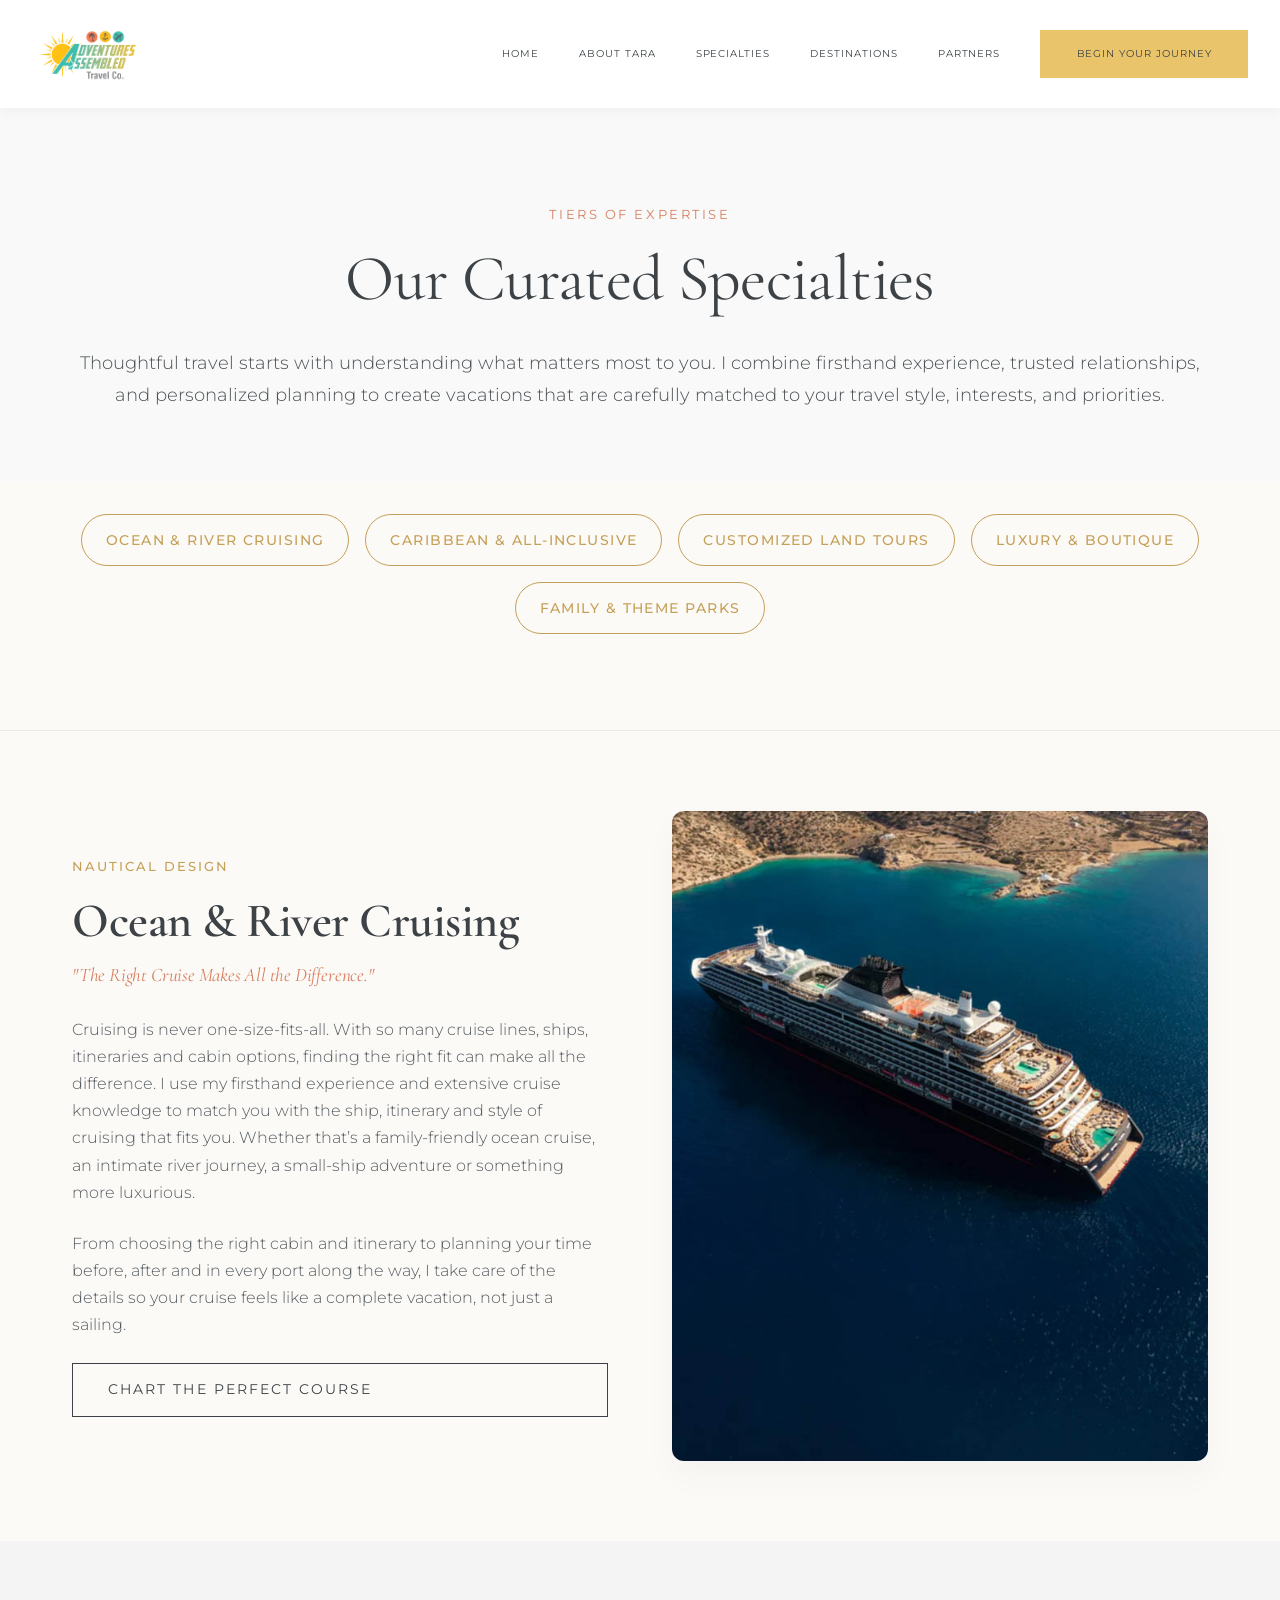
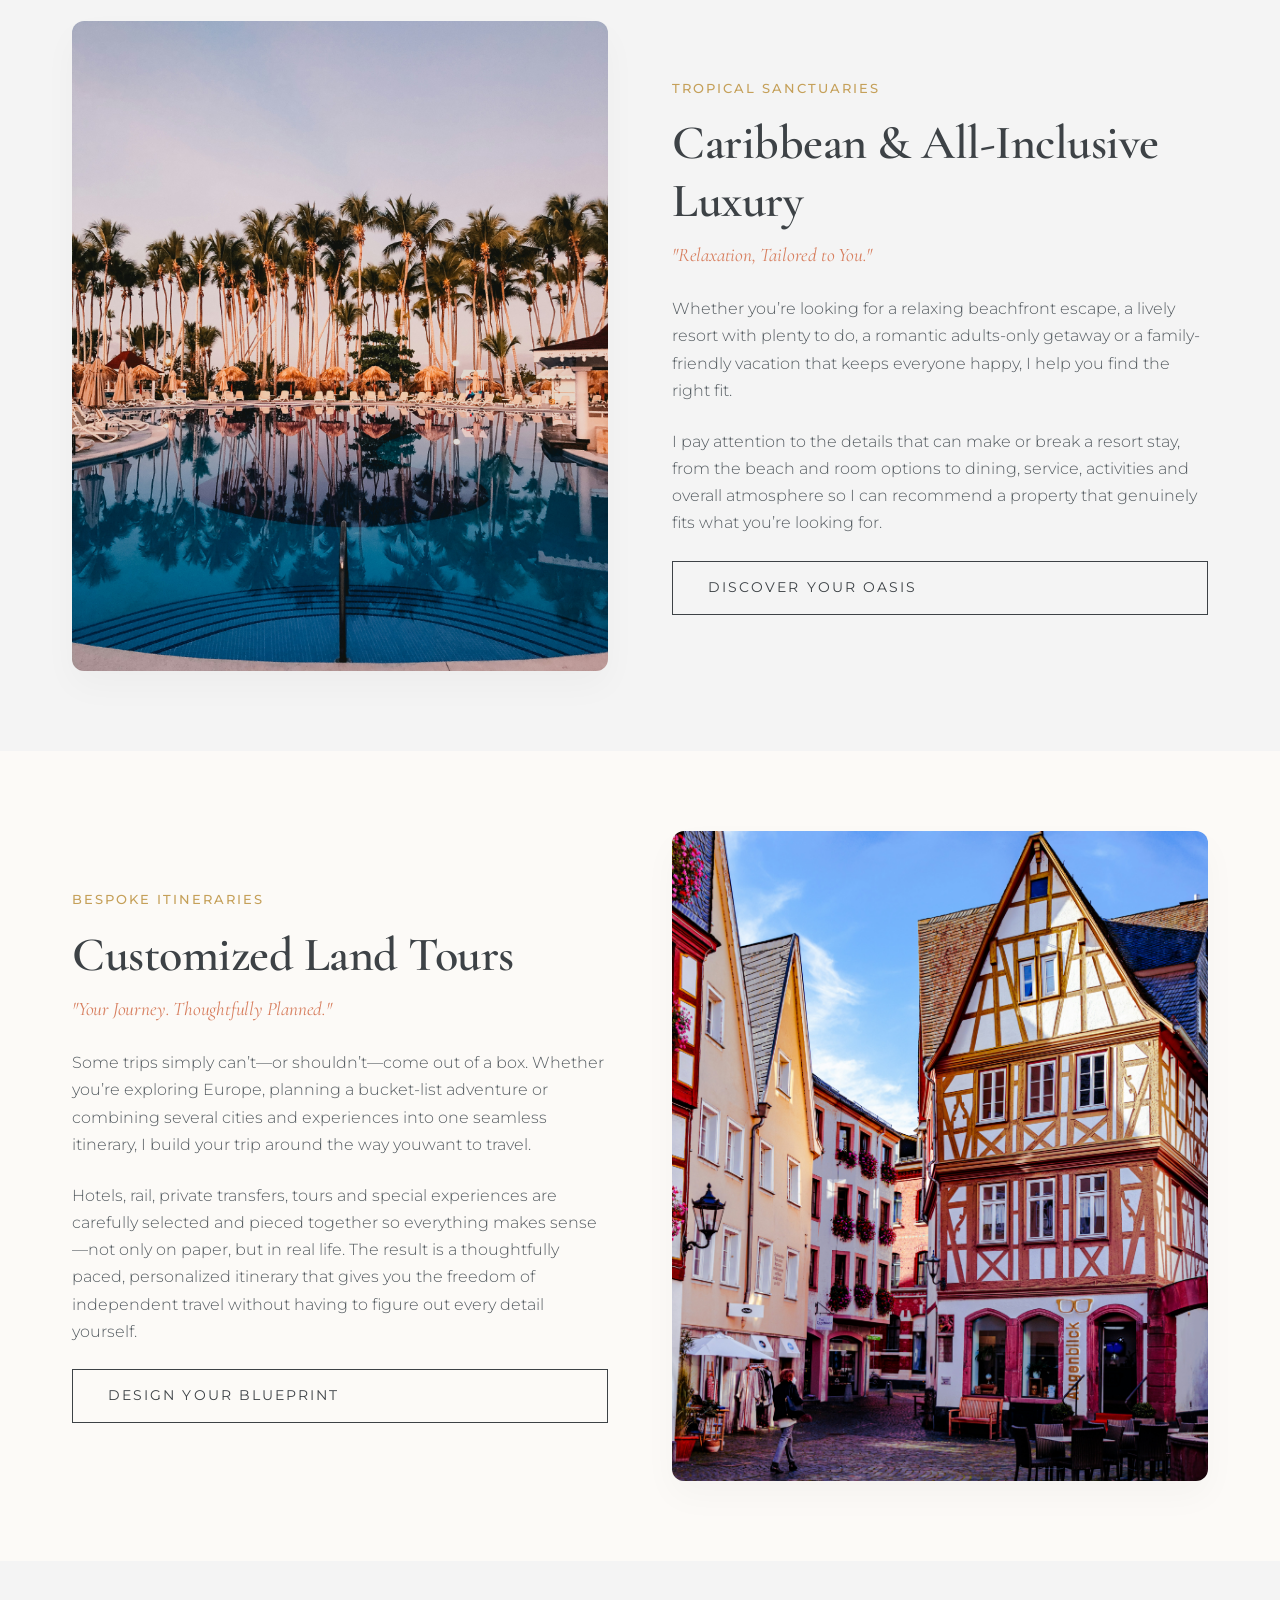
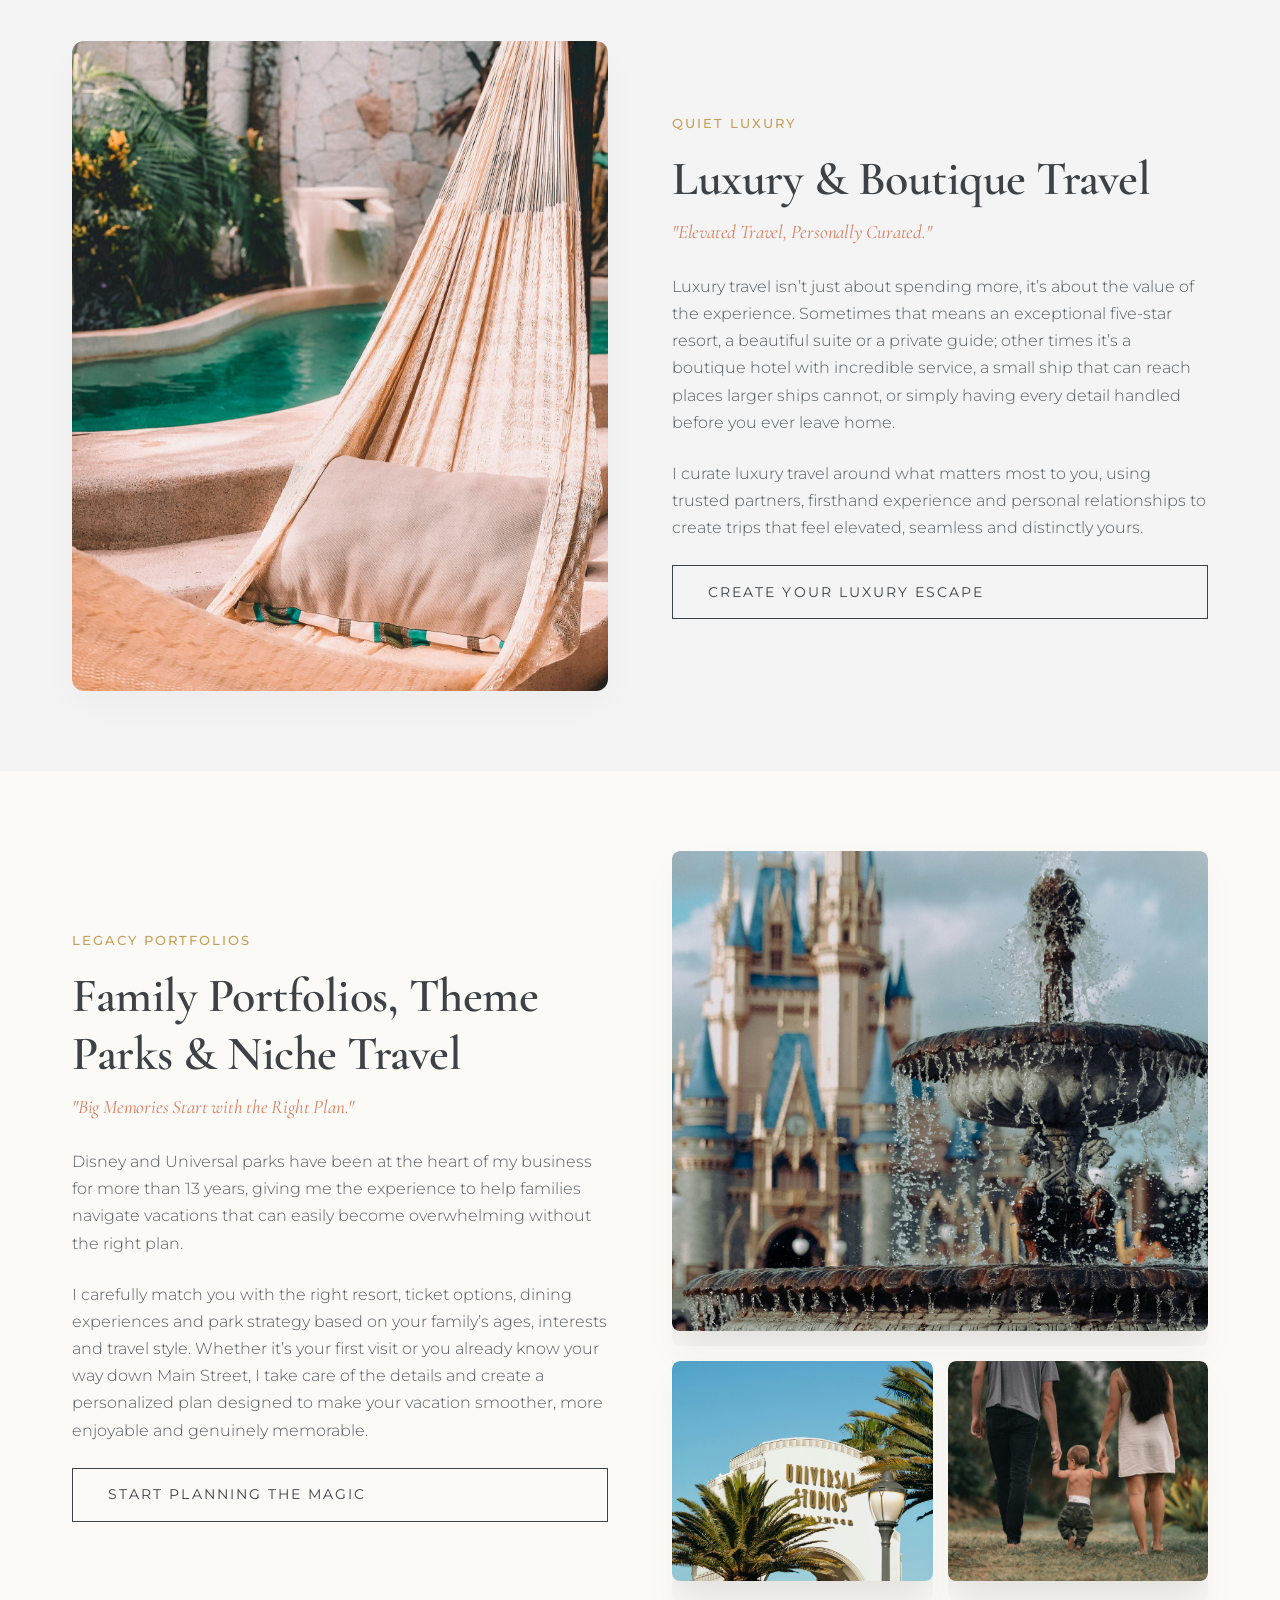
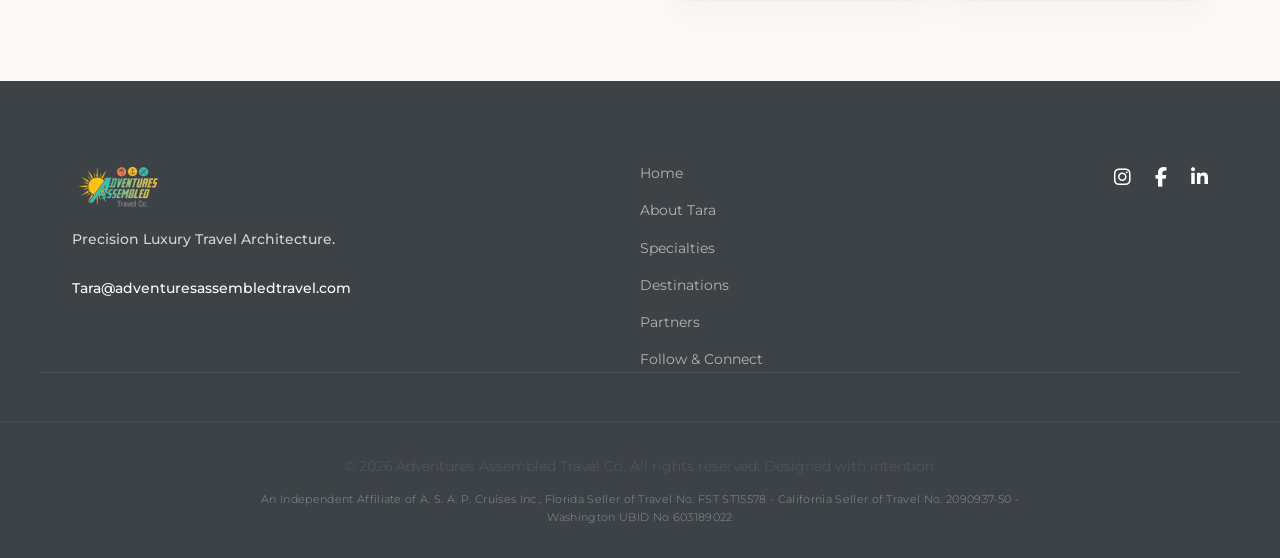
<file: specialties.html>
<!doctype html>
<html lang="en">
  <head>
    <meta charset="UTF-8" />
    <meta name="viewport" content="width=device-width, initial-scale=1.0" />
    <title>Our Curated Specialties | Adventures Assembled Travel Co.</title>
    <!-- Elegant Typography Integration matching the core ecosystem -->
    <link rel="preconnect" href="https://fonts.googleapis.com" />
    <link rel="preconnect" href="https://fonts.gstatic.com" crossorigin />
    <link
      href="https://fonts.googleapis.com/css2?family=Cormorant+Garamond:ital,wght@0,400;0,600;1,400&family=Montserrat:wght@300;400;500&display=swap"
      rel="stylesheet"
    />
    <link
      rel="stylesheet"
      href="https://cdnjs.cloudflare.com/ajax/libs/font-awesome/6.4.0/css/all.min.css"
    />
    <!-- Isolated Stylesheet for standalone optimization -->
    <link rel="stylesheet" href="specialties.css" />
    <link rel="icon" type="image/png" href="img/sqaure-logo-small.png" />
  </head>
  <body>
    <!-- Header Navigation (Ecosystem Consistency Met) -->
    <header class="main-header">
      <div class="logo-container">
        <a
          href="index.html"
          class="brand-logo-link"
          aria-label="Adventures Assembled Travel Co. Home"
        >
          <img
            src="img/aa-logo-transparent.png"
            alt="Adventures Assembled Travel Co. Logo"
            class="brand-logo-img"
          />
        </a>
      </div>
      <nav class="nav-menu" id="navMenu">
        <a href="index.html">Home</a>
        <a href="index.html#about">About Tara</a>
        <a href="specialties.html">Specialties</a>
        <a href="portfolio-of-wonder.html">Destinations</a>
        <a href="suppliers.html">Partners</a>
        <a
          href="https://app.tern.travel/public/forms/RTavR9feBFbp8fwww-FkTA/responses/new"
          class="btn btn-primary nav-cta"
          >Begin Your Journey</a
        >
      </nav>
      <button class="mobile-toggle" id="mobileToggle" aria-label="Toggle Menu">
        <i class="fa-solid fa-bars"></i>
      </button>
    </header>

    <!-- Specialties Intro Hero -->
    <section class="specialties-hero text-center">
      <div class="container container-narrow">
        <span class="sub-heading-caps">Tiers of Expertise</span>
        <h1 class="hero-title-editorial">Our Curated Specialties</h1>
        <p class="hero-lead-text">
          Thoughtful travel starts with understanding what matters most to you.
          I combine firsthand experience, trusted relationships, and
          personalized planning to create vacations that are carefully matched
          to your travel style, interests, and priorities.
        </p>
      </div>
    </section>

    <!-- Navigation Shortcuts Section -->
    <section class="specialties-shortcuts">
      <div class="container text-center">
        <div class="shortcuts-wrapper">
          <a href="#cruising" class="shortcut-pill"
            >Ocean &amp; River Cruising</a
          >
          <a href="#allinclusive" class="shortcut-pill"
            >Caribbean &amp; All-Inclusive</a
          >
          <a href="#landtours" class="shortcut-pill">Customized Land Tours</a>
          <a href="#luxury" class="shortcut-pill">Luxury &amp; Boutique</a>
          <a href="#family-parks" class="shortcut-pill"
            >Family &amp; Theme Parks</a
          >
        </div>
      </div>
    </section>

    <!-- SECTION 1: OCEAN & RIVER CRUISING -->
    <section id="cruising" class="specialty-detail-block">
      <div class="container">
        <div class="editorial-row alignment-center">
          <div class="editorial-text-col">
            <span class="category-tag">Nautical Design</span>
            <h2>Ocean &amp; River Cruising</h2>
            <p class="section-tagline-text">
              "The Right Cruise Makes All the Difference."
            </p>
            <p>
              Cruising is never one-size-fits-all. With so many cruise lines,
              ships, itineraries and cabin options, finding the right fit can
              make all the difference. I use my firsthand experience and
              extensive cruise knowledge to match you with the ship, itinerary
              and style of cruising that fits you. Whether that’s a
              family-friendly ocean cruise, an intimate river journey, a
              small-ship adventure or something more luxurious.
            </p>
            <p>
              From choosing the right cabin and itinerary to planning your time
              before, after and in every port along the way, I take care of the
              details so your cruise feels like a complete vacation, not just a
              sailing.
            </p>
            <a
              href="mailto:Tara@adventuresassembledtravel.com?subject=Inquiry:%20Bespoke%20Cruising%20Assembly"
              class="btn btn-accent"
              >Chart the Perfect Course</a
            >
          </div>
          <div class="editorial-media-col">
            <div class="media-container-rounded single-block-img">
              <img
                src="img/explora-cruise.png"
                alt="Intimate River Cruise Vessel Sailing in Europe"
              />
            </div>
          </div>
        </div>
      </div>
    </section>

    <!-- SECTION 2: CARIBBEAN & ALL-INCLUSIVE SANCTUARIES -->
    <section
      id="allinclusive"
      class="specialty-detail-block background-alternate"
    >
      <div class="container">
        <div class="editorial-row alignment-center row-reverse">
          <div class="editorial-text-col">
            <span class="category-tag">Tropical Sanctuaries</span>
            <h2>Caribbean &amp; All-Inclusive Luxury</h2>
            <p class="section-tagline-text">"Relaxation, Tailored to You."</p>
            <p>
              Whether you’re looking for a relaxing beachfront escape, a lively
              resort with plenty to do, a romantic adults-only getaway or a
              family-friendly vacation that keeps everyone happy, I help you
              find the right fit.
            </p>
            <p>
              I pay attention to the details that can make or break a resort
              stay, from the beach and room options to dining, service,
              activities and overall atmosphere so I can recommend a property
              that genuinely fits what you’re looking for.
            </p>
            <a
              href="mailto:Tara@adventuresassembledtravel.com?subject=Inquiry:%20All-Inclusive%20Luxury%20Assembly"
              class="btn btn-accent"
              >Discover Your Oasis</a
            >
          </div>
          <div class="editorial-media-col">
            <div class="media-container-rounded single-block-img">
              <img
                src="img/all-inclusive-spotlight.jpg"
                alt="Luxury Tropical Resort Pool and Overwater Bungalows"
              />
            </div>
          </div>
        </div>
      </div>
    </section>

    <!-- SECTION 3: CUSTOMIZED LAND TOURS (FIT EUROPE) -->
    <section id="landtours" class="specialty-detail-block">
      <div class="container">
        <div class="editorial-row alignment-center">
          <div class="editorial-text-col">
            <span class="category-tag">Bespoke Itineraries</span>
            <h2>Customized Land Tours </h2>
            <p class="section-tagline-text">
              "Your Journey. Thoughtfully Planned."
            </p>
            <p>
              Some trips simply can’t—or shouldn’t—come out of a box. Whether
              you’re exploring Europe, planning a bucket-list adventure or
              combining several cities and experiences into one seamless
              itinerary, I build your trip around the way youwant to travel.
            </p>
            <p>
              Hotels, rail, private transfers, tours and special experiences are
              carefully selected and pieced together so everything makes
              sense—not only on paper, but in real life. The result is a
              thoughtfully paced, personalized itinerary that gives you the
              freedom of independent travel without having to figure out every
              detail yourself.
            </p>
            <a
              href="mailto:Tara@adventuresassembledtravel.com?subject=Inquiry:%20Custom%20Land%20Tour%20Assembly"
              class="btn btn-accent"
              >Design Your Blueprint</a
            >
          </div>
          <div class="editorial-media-col">
            <div class="media-container-rounded single-block-img">
              <img
                src="img/cobblestone.jpg"
                alt="Charming European cobblestone street terrace"
              />
            </div>
          </div>
        </div>
      </div>
    </section>

    <!-- SECTION 4: LUXURY & BOUTIQUE TRAVEL ARCHITECTURE -->
    <section id="luxury" class="specialty-detail-block background-alternate">
      <div class="container">
        <div class="editorial-row alignment-center row-reverse">
          <div class="editorial-text-col">
            <span class="category-tag">Quiet Luxury</span>
            <h2>Luxury &amp; Boutique Travel</h2>
            <p class="section-tagline-text">
              "Elevated Travel, Personally Curated."
            </p>
            <p>
              Luxury travel isn’t just about spending more, it’s about the value
              of the experience. Sometimes that means an exceptional five-star
              resort, a beautiful suite or a private guide; other times it’s a
              boutique hotel with incredible service, a small ship that can
              reach places larger ships cannot, or simply having every detail
              handled before you ever leave home.
            </p>
            <p>
              I curate luxury travel around what matters most to you, using
              trusted partners, firsthand experience and personal relationships
              to create trips that feel elevated, seamless and distinctly yours.
            </p>
            <a
              href="mailto:Tara@adventuresassembledtravel.com?subject=Inquiry:%20Luxury%20Boutique%20Assembly"
              class="btn btn-accent"
              >Create Your Luxury Escape</a
            >
          </div>
          <div class="editorial-media-col">
            <div class="media-container-rounded single-block-img">
              <img
                src="img/boutique.jpg"
                alt="Stunning boutique resort architectural interior"
              />
            </div>
          </div>
        </div>
      </div>
    </section>

    <!-- SECTION 5: FAMILY, THEME PARKS & NICHE COHESION -->
    <section id="family-parks" class="specialty-detail-block">
      <div class="container">
        <div class="editorial-row alignment-center">
          <div class="editorial-text-col">
            <span class="category-tag">Legacy Portfolios</span>
            <h2>Family Portfolios, Theme Parks &amp; Niche Travel</h2>
            <p class="section-tagline-text">
              "Big Memories Start with the Right Plan."
            </p>
            <p>
              Disney and Universal parks have been at the heart of my business
              for more than 13 years, giving me the experience to help families
              navigate vacations that can easily become overwhelming without the
              right plan.
            </p>
            <p>
              I carefully match you with the right resort, ticket options,
              dining experiences and park strategy based on your family’s ages,
              interests and travel style. Whether it’s your first visit or you
              already know your way down Main Street, I take care of the details
              and create a personalized plan designed to make your vacation
              smoother, more enjoyable and genuinely memorable.
            </p>
            <a
              href="mailto:Tara@adventuresassembledtravel.com?subject=Inquiry:%20Family%20Theme%20Park%20Assembly"
              class="btn btn-accent"
              >Start Planning the Magic</a
            >
          </div>
          <div class="editorial-media-col">
            <div class="triple-mosaic-specialties">
              <div class="mosaic-mini-card media-container-rounded">
                <img
                  src="img/disney-spotlight.jpg"
                  alt="Disney Castle Landscape"
                />
              </div>
              <div class="mosaic-mini-card media-container-rounded">
                <img
                  src="img/universal-hollywood.jpg"
                  alt="Universal Studios Gate"
                />
              </div>
              <div class="mosaic-mini-card media-container-rounded">
                <img
                  src="img/family.jpg"
                  alt="Family Vacation Memories Concept"
                />
              </div>
            </div>
          </div>
        </div>

        <!-- Sub-Destinations Editorial Grid nested for Theme Parks inside Section 5 
        <div class="sub-destinations-title text-center">
          <h3>Our Specialized Family &amp; Entertainment Portfolios</h3>
          <p>Immaculate tactical execution across elite entertainment hubs.</p>
        </div>

        <div class="sub-destinations-grid">
          <div class="sub-dest-card">
            <h4>Walt Disney World &amp; Cruises</h4>
            <p>
              Navigating the global parks fleet as a Platinum insider. Custom
              daily flow plans, premium verandah layouts, and lightning-lane
              strategy setups.
            </p>
          </div>
          <div class="sub-dest-card">
            <h4>Universal Orlando &amp; Epic Universe</h4>
            <p>
              Architecting front-tier access to cinematic realms, exclusive
              Express Unlimited passes, and priority arrangements at the new
              Helios Grand Hotel.
            </p>
          </div>
          <div class="sub-dest-card">
            <h4>Sensory-Aware Niche Planning</h4>
            <p>
              Expert, certified layout constructions addressing neurodivergent
              and diverse needs with seamless transit protocols and
              sensory-decompression spacing.
            </p>
          </div>
        </div> -->
      </div>
    </section>

    <!-- Constant Footer Area (Ecosystem Identity Met) -->
    <footer class="main-footer">
      <div class="container footer-grid">
        <div class="footer-brand">
          <a
            href="index.html"
            class="footer-logo-link"
            aria-label="Adventures Assembled Travel Co. Home"
          >
            <img
              src="img/aa-logo-transparent.png"
              alt="Adventures Assembled Travel Co. Logo"
              class="footer-logo-img"
            />
          </a>
          <p style="font-weight: 500; color: lightgrey">
            Precision Luxury Travel Architecture.
          </p>
          <p style="font-weight: 500; color: white">
            Tara@adventuresassembledtravel.com
          </p>
        </div>
        <div class="footer-links">
          <a href="index.html">Home</a>
          <a href="#about">About Tara</a>
          <a href="specialties.html">Specialties</a>
          <a href="portfolio-of-wonder.html">Destinations</a>
          <a href="suppliers.html">Partners</a>
          <a href="https://linktr.ee/adventuresassembledtravelco"
            >Follow & Connect</a
          >
        </div>
        <div class="footer-socials">
          <a
            href="https://www.instagram.com/adventuresassembledbytara/"
            target="_blank"
            aria-label="Instagram"
            ><i class="fa-brands fa-instagram"></i
          ></a>
          <a
            href="https://www.facebook.com/adventuresassembledtravel/"
            target="_blank"
            aria-label="Facebook"
            ><i class="fa-brands fa-facebook-f"></i
          ></a>
          <a
            href="https://www.linkedin.com/in/tara-lennox-a01a49a/"
            target="_blank"
            aria-label="LinkedIn"
          >
            <i class="fa-brands fa-linkedin-in"></i>
          </a>
        </div>
      </div>

      <div class="footer-bottom text-center">
        <p class="footer-copyright">
          &copy; 2026 Adventures Assembled Travel Co. All rights reserved.
          Designed with intention.
        </p>
        <!-- Discrete Affiliate & Seller of Travel Compliance Disclosures -->
        <p class="footer-compliance">
          An Independent Affiliate of A. S. A. P. Cruises Inc., Florida Seller
          of Travel No. FST ST15578 - California Seller of Travel No. 2090937-50
          - Washington UBID No 603189022
        </p>
      </div>
    </footer>

    <!-- Core Script Package for Navigation Responsiveness -->
    <script src="script.js"></script>
  </body>
</html>
</file>
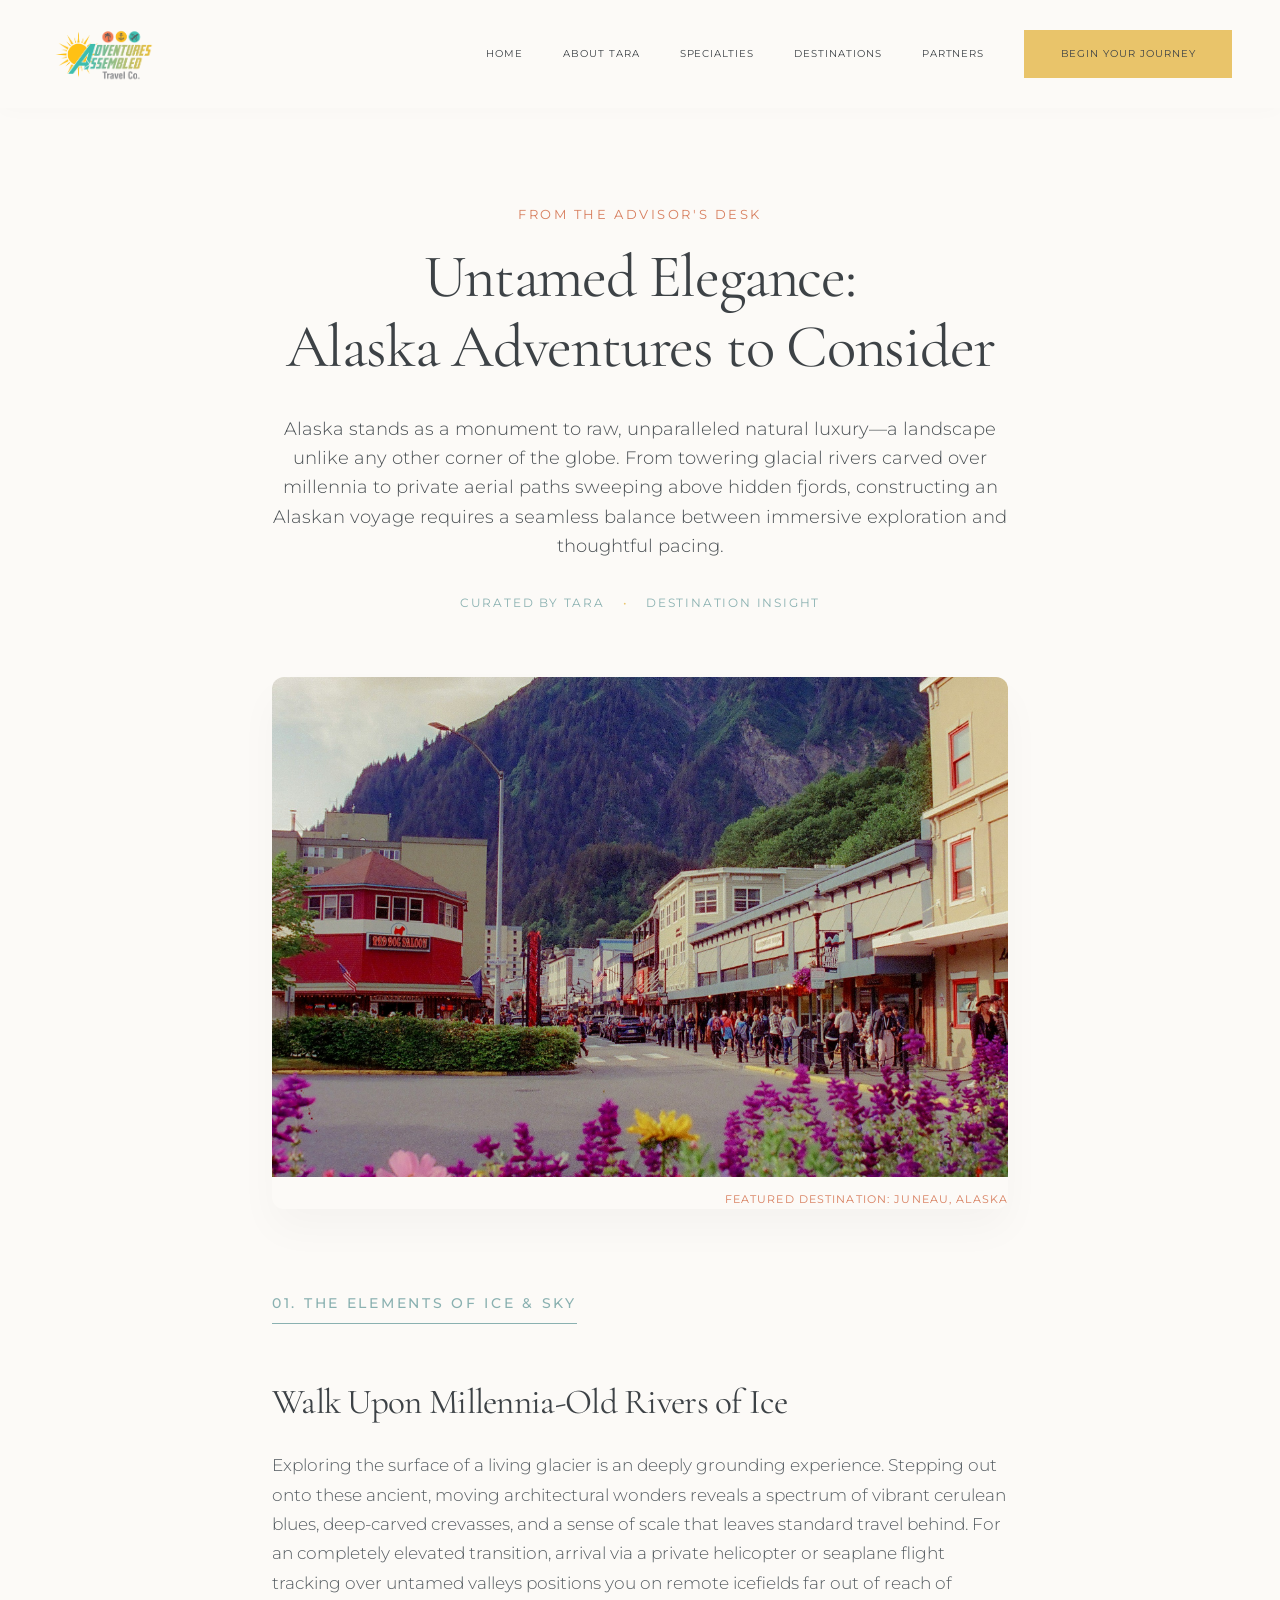
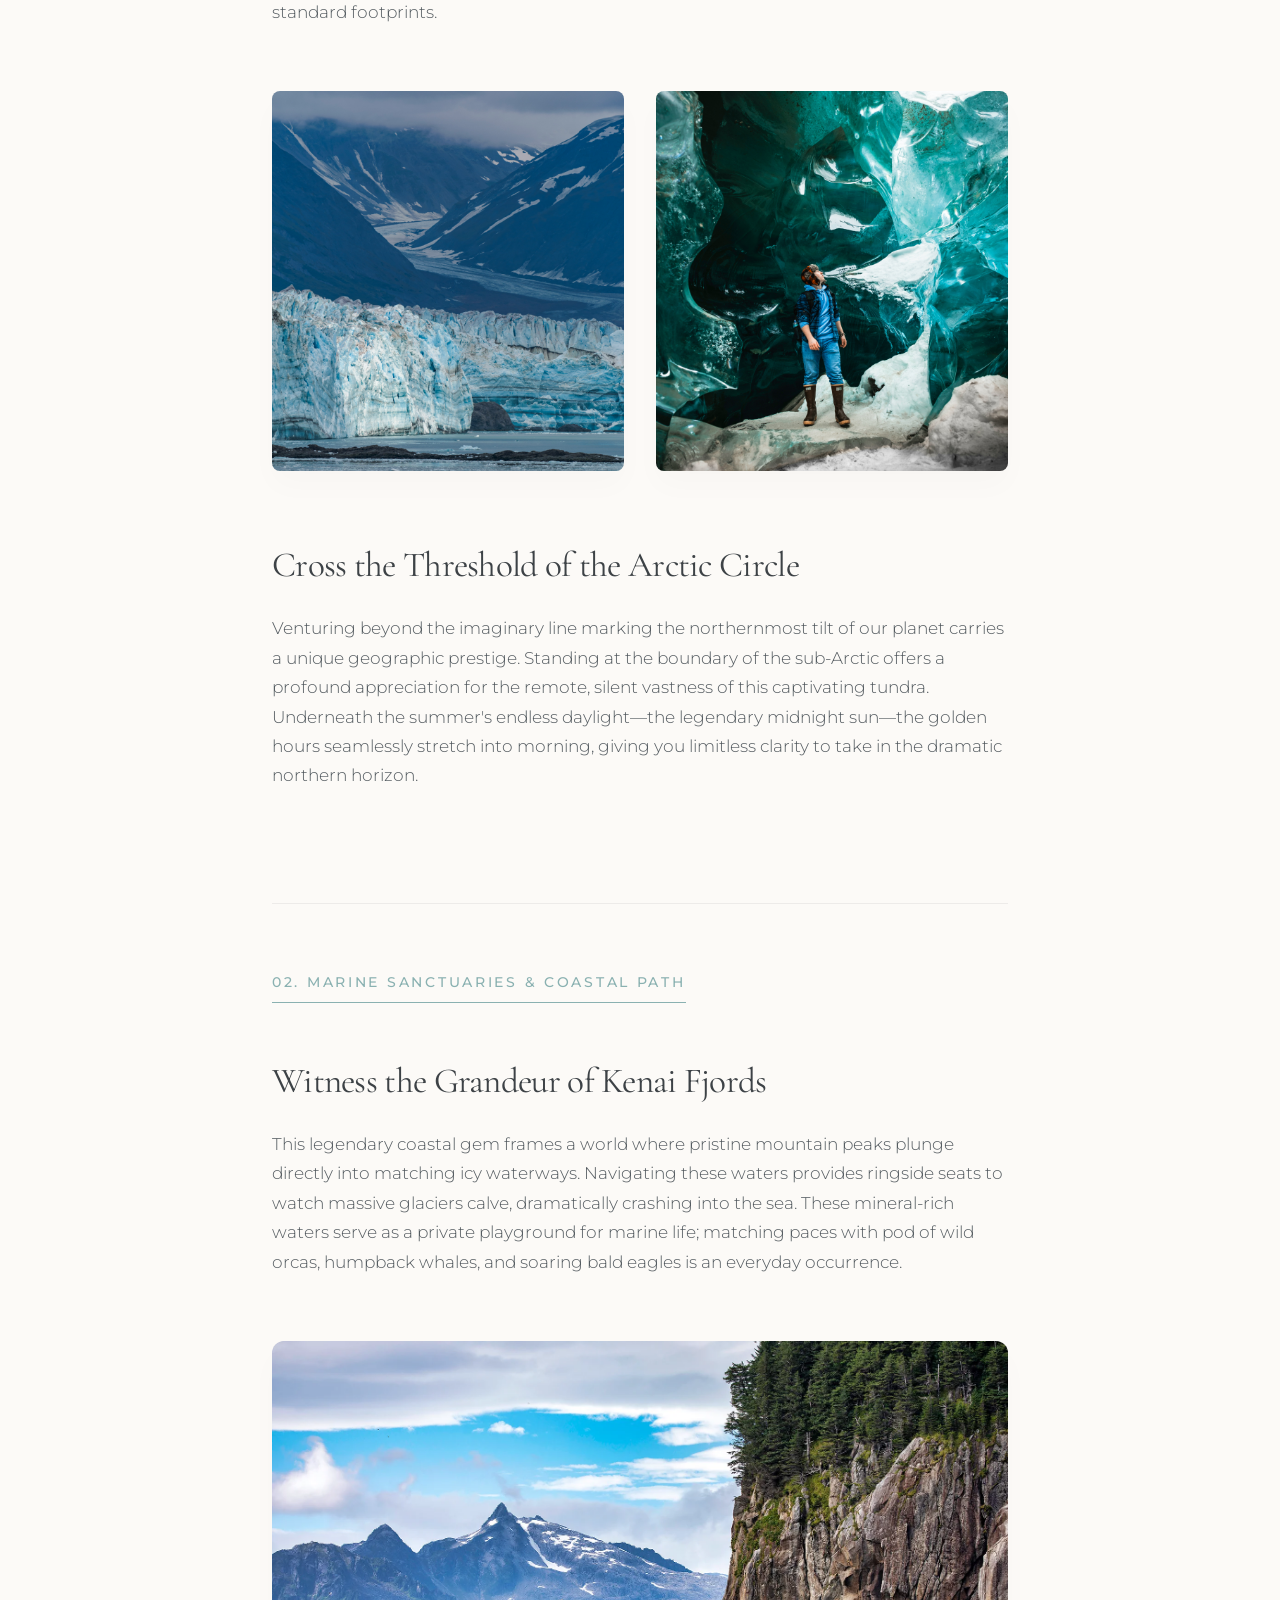
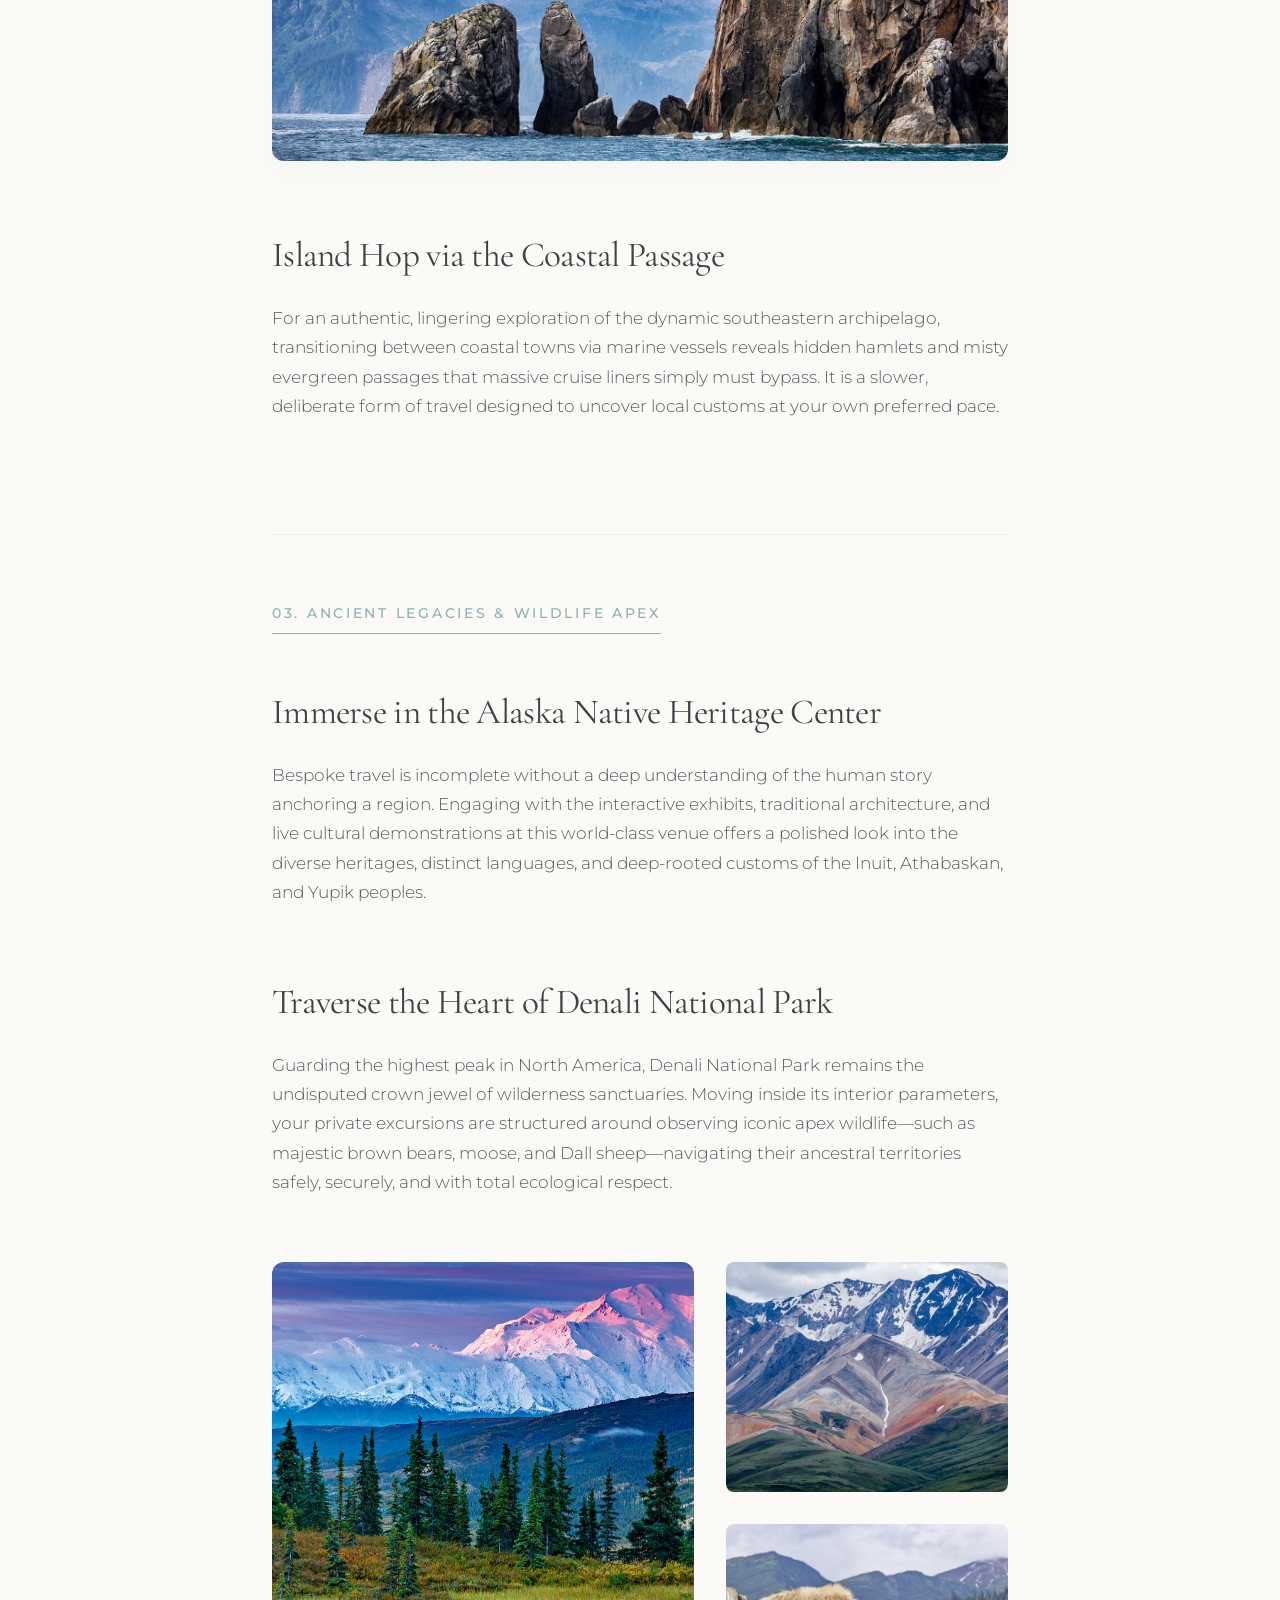
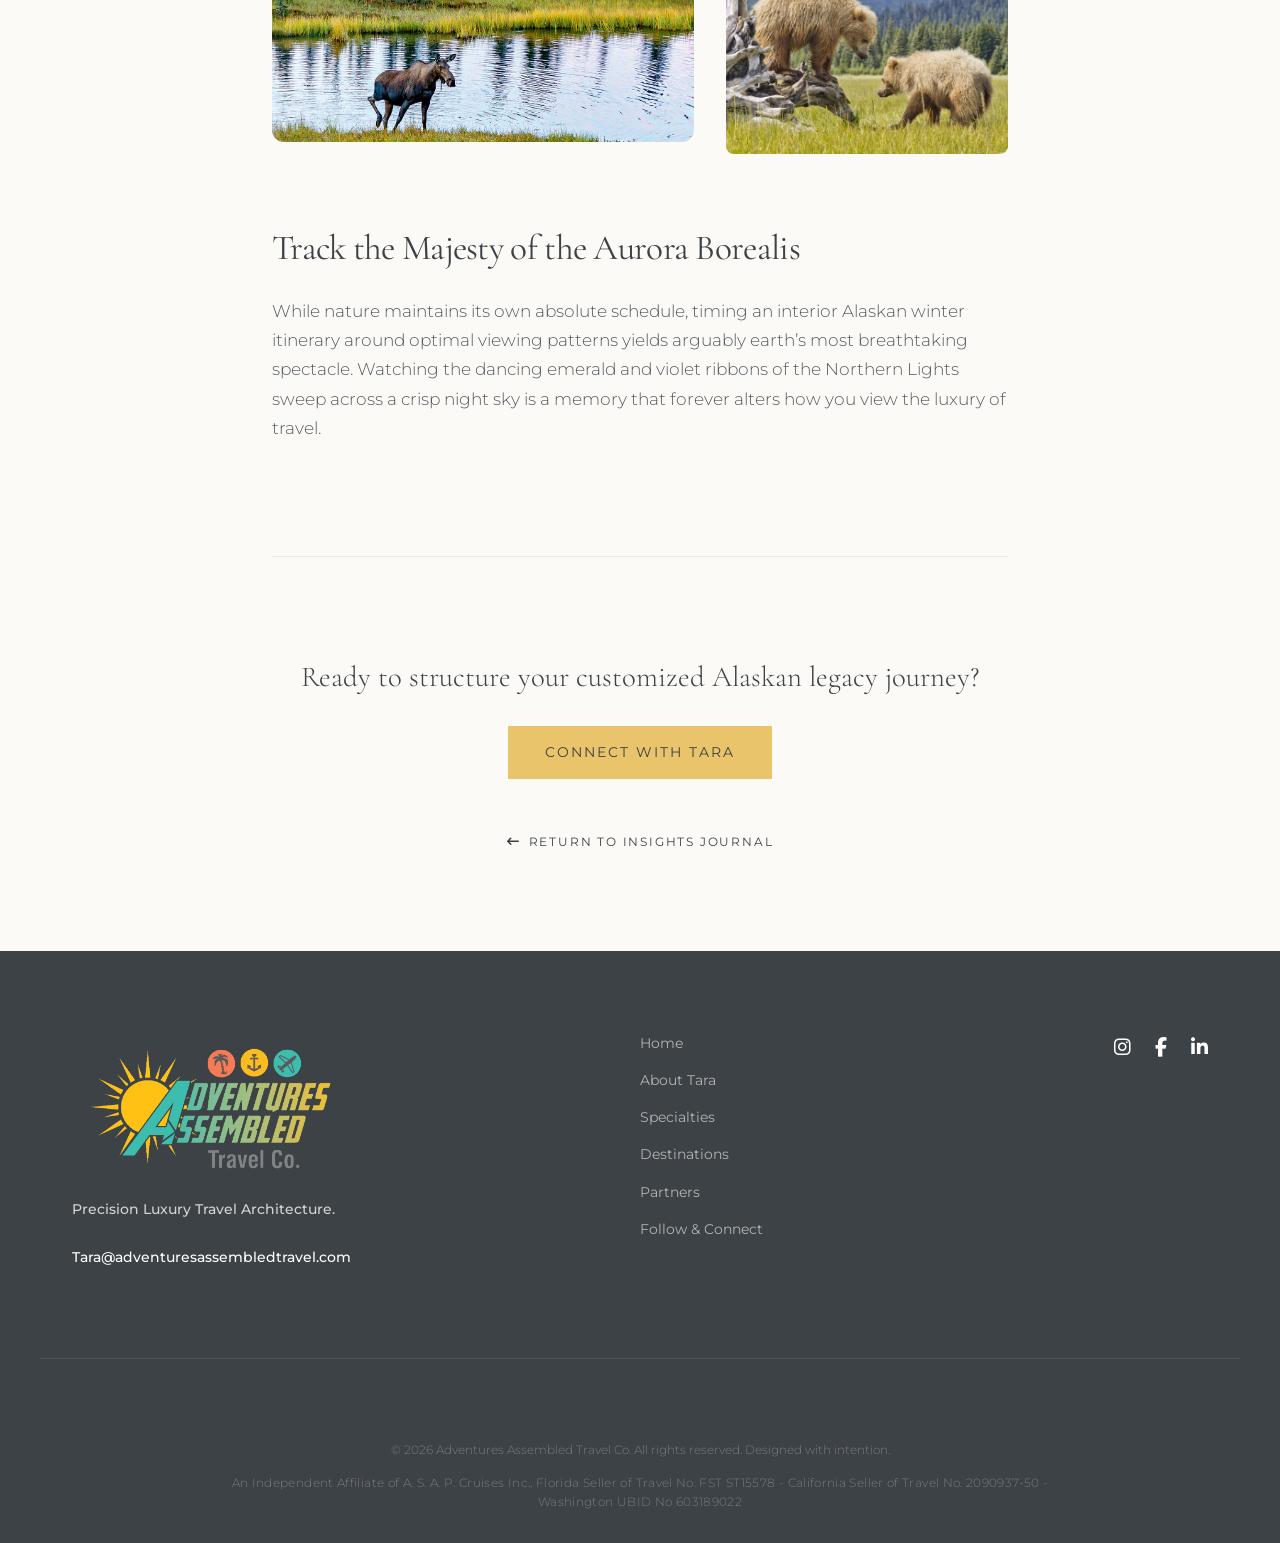
<file: story-alaska-adventures.html>
<!doctype html>
<html lang="en">
  <head>
    <meta charset="UTF-8" />
    <meta name="viewport" content="width=device-width, initial-scale=1.0" />
    <title>
      From the Advisor's Desk: Alaska Adventures to Consider | Adventures
      Assembled Travel Co.
    </title>
    <link rel="preconnect" href="https://fonts.googleapis.com" />
    <link rel="preconnect" href="https://fonts.gstatic.com" crossorigin />
    <link
      href="https://fonts.googleapis.com/css2?family=Cormorant+Garamond:ital,wght@0,400;0,600;1,400&family=Montserrat:wght@300;400;500&display=swap"
      rel="stylesheet"
    />
    <link
      rel="stylesheet"
      href="https://cdnjs.cloudflare.com/ajax/libs/font-awesome/6.4.0/css/all.min.css"
    />
    <link rel="stylesheet" href="style.css" />
    <link rel="icon" type="image/png" href="img/sqaure-logo-small.png" />
  </head>
  <body>
    <header class="main-header">
      <div class="logo-container">
        <a
          href="index.html"
          class="brand-logo-link"
          aria-label="Adventures Assembled Travel Co. Home"
        >
          <img
            src="img/aa-logo-transparent.png"
            alt="Adventures Assembled Travel Co. Logo"
            class="brand-logo-img"
          />
        </a>
      </div>
      <nav class="nav-menu" id="navMenu">
        <a href="index.html">Home</a>
        <a href="index.html#about">About Tara</a>
        <a href="specialties.html">Specialties</a>
        <a href="portfolio-of-wonder.html">Destinations</a>
        <a href="suppliers.html">Partners</a>
        <a
          href="https://app.tern.travel/public/forms/RTavR9feBFbp8fwww-FkTA/responses/new"
          class="btn btn-primary nav-cta"
          >Begin Your Journey</a
        >
      </nav>
      <button class="mobile-toggle" id="mobileToggle" aria-label="Toggle Menu">
        <i class="fa-solid fa-bars"></i>
      </button>
    </header>

    <main class="article-wrapper">
      <header class="article-hero text-center">
        <div class="container container-narrow">
          <span class="sub-heading-caps">From the Advisor's Desk</span>
          <h1 class="article-main-title">
            Untamed Elegance:<br />Alaska Adventures to Consider
          </h1>
          <p class="article-lead-text">
            Alaska stands as a monument to raw, unparalleled natural luxury—a
            landscape unlike any other corner of the globe. From towering
            glacial rivers carved over millennia to private aerial paths
            sweeping above hidden fjords, constructing an Alaskan voyage
            requires a seamless balance between immersive exploration and
            thoughtful pacing.
          </p>
          <div class="article-meta">
            <span class="meta-item">Curated by Tara</span>
            <span class="meta-divider">•</span>
            <span class="meta-item">Destination Insight</span>
          </div>
        </div>
      </header>

      <div class="container container-narrow article-body">
        <div class="article-featured-image arch-frame">
          <img
            src="img/juneau.jpg"
            alt="Majestic Alaskan Mountain Range Skyline"
          />
          <span class="image-credit">Featured Destination: Juneau, Alaska</span>
        </div>

        <section class="article-section">
          <h2 class="section-subtitle-editorial">
            01. The Elements of Ice &amp; Sky
          </h2>

          <div class="adventure-block">
            <h3>Walk Upon Millennia-Old Rivers of Ice</h3>
            <p>
              Exploring the surface of a living glacier is an deeply grounding
              experience. Stepping out onto these ancient, moving architectural
              wonders reveals a spectrum of vibrant cerulean blues, deep-carved
              crevasses, and a sense of scale that leaves standard travel
              behind. For an completely elevated transition, arrival via a
              private helicopter or seaplane flight tracking over untamed
              valleys positions you on remote icefields far out of reach of
              standard footprints.
            </p>
          </div>

          <div class="image-split-grid">
            <div class="split-image-container arch-frame">
              <img
                src="img/glacier 1.jpg"
                alt="Deep Blue Glacial Ice Crevasse Field"
              />
            </div>
            <div class="split-image-container arch-frame">
              <img
                src="img/glacier 2.jpg"
                alt="Private Floatplane Docked on Remote Alaskan Lake"
              />
            </div>
          </div>

          <div class="adventure-block">
            <h3>Cross the Threshold of the Arctic Circle</h3>
            <p>
              Venturing beyond the imaginary line marking the northernmost tilt
              of our planet carries a unique geographic prestige. Standing at
              the boundary of the sub-Arctic offers a profound appreciation for
              the remote, silent vastness of this captivating tundra. Underneath
              the summer's endless daylight—the legendary midnight sun—the
              golden hours seamlessly stretch into morning, giving you limitless
              clarity to take in the dramatic northern horizon.
            </p>
          </div>
        </section>

        <section class="article-section">
          <h2 class="section-subtitle-editorial">
            02. Marine Sanctuaries &amp; Coastal Path
          </h2>

          <div class="adventure-block">
            <h3>Witness the Grandeur of Kenai Fjords</h3>
            <p>
              This legendary coastal gem frames a world where pristine mountain
              peaks plunge directly into matching icy waterways. Navigating
              these waters provides ringside seats to watch massive glaciers
              calve, dramatically crashing into the sea. These mineral-rich
              waters serve as a private playground for marine life; matching
              paces with pod of wild orcas, humpback whales, and soaring bald
              eagles is an everyday occurrence.
            </p>
          </div>

          <div class="single-wide-image-wrapper arch-frame">
            <img
              src="img/kenai.webp"
              alt="Humpback Whale Tail Fluke Calving in Coastal Alaska Waterway"
            />
          </div>

          <div class="adventure-block">
            <h3>Island Hop via the Coastal Passage</h3>
            <p>
              For an authentic, lingering exploration of the dynamic
              southeastern archipelago, transitioning between coastal towns via
              marine vessels reveals hidden hamlets and misty evergreen passages
              that massive cruise liners simply must bypass. It is a slower,
              deliberate form of travel designed to uncover local customs at
              your own preferred pace.
            </p>
          </div>
        </section>

        <section class="article-section">
          <h2 class="section-subtitle-editorial">
            03. Ancient Legacies &amp; Wildlife Apex
          </h2>

          <div class="adventure-block">
            <h3>Immerse in the Alaska Native Heritage Center</h3>
            <p>
              Bespoke travel is incomplete without a deep understanding of the
              human story anchoring a region. Engaging with the interactive
              exhibits, traditional architecture, and live cultural
              demonstrations at this world-class venue offers a polished look
              into the diverse heritages, distinct languages, and deep-rooted
              customs of the Inuit, Athabaskan, and Yupik peoples.
            </p>
          </div>

          <div class="adventure-block">
            <h3>Traverse the Heart of Denali National Park</h3>
            <p>
              Guarding the highest peak in North America, Denali National Park
              remains the undisputed crown jewel of wilderness sanctuaries.
              Moving inside its interior parameters, your private excursions are
              structured around observing iconic apex wildlife—such as majestic
              brown bears, moose, and Dall sheep—navigating their ancestral
              territories safely, securely, and with total ecological respect.
            </p>
          </div>

          <div class="triple-image-mosaic">
            <div class="mosaic-main arch-frame">
              <img
                src="img/denali-1.jpg"
                alt="Brown Bear in Wild Alskan River Stream"
              />
            </div>
            <div class="mosaic-sub-column">
              <div class="mosaic-sub-item arch-frame">
                <img
                  src="img/denali-2.jpg"
                  alt="Classic Luxury Train Track Traveling Through Valleys"
                />
              </div>
              <div class="mosaic-sub-item arch-frame">
                <img
                  src="img/denali-3.jpg"
                  alt="Vibrant Green Aurora Borealis Dancing over Wilderness Cabin"
                />
              </div>
            </div>
          </div>

          <div class="adventure-block">
            <h3>Track the Majesty of the Aurora Borealis</h3>
            <p>
              While nature maintains its own absolute schedule, timing an
              interior Alaskan winter itinerary around optimal viewing patterns
              yields arguably earth’s most breathtaking spectacle. Watching the
              dancing emerald and violet ribbons of the Northern Lights sweep
              across a crisp night sky is a memory that forever alters how you
              view the luxury of travel.
            </p>
          </div>
        </section>

        <footer class="article-internal-footer text-center">
          <p>Ready to structure your customized Alaskan legacy journey?</p>
          <a href="index.html#contact" class="btn btn-primary"
            >Connect with Tara</a
          >
          <div class="back-link-wrapper">
            <a href="index.html#news" class="back-to-home-link"
              ><i class="fa-solid fa-arrow-left-long"></i> Return to Insights
              Journal</a
            >
          </div>
        </footer>
      </div>
    </main>

    <footer class="main-footer">
      <div class="container footer-grid">
        <div class="footer-brand">
          <a
            href="index.html"
            class="footer-logo-link"
            aria-label="Adventures Assembled Travel Co. Home"
          >
            <img
              src="img/aa-logo-transparent.png"
              alt="Adventures Assembled Travel Co. Logo"
              class="footer-logo-img"
            />
          </a>
          <p style="font-weight: 500; color: lightgrey">
            Precision Luxury Travel Architecture.
          </p>
          <p style="font-weight: 500; color: white">
            Tara@adventuresassembledtravel.com
          </p>
        </div>
        <div class="footer-links">
          <a href="index.html">Home</a>
          <a href="#about">About Tara</a>
          <a href="specialties.html">Specialties</a>
          <a href="portfolio-of-wonder.html">Destinations</a>
          <a href="suppliers.html">Partners</a>
          <a href="https://linktr.ee/adventuresassembledtravelco"
            >Follow & Connect</a
          >
        </div>
        <div class="footer-socials">
          <a
            href="https://www.instagram.com/adventuresassembledbytara/"
            target="_blank"
            aria-label="Instagram"
            ><i class="fa-brands fa-instagram"></i
          ></a>
          <a
            href="https://www.facebook.com/adventuresassembledtravel/"
            target="_blank"
            aria-label="Facebook"
            ><i class="fa-brands fa-facebook-f"></i
          ></a>
          <a
            href="https://www.linkedin.com/in/tara-lennox-a01a49a/"
            target="_blank"
            aria-label="LinkedIn"
          >
            <i class="fa-brands fa-linkedin-in"></i>
          </a>
        </div>
      </div>

      <div class="footer-bottom text-center">
        <p class="footer-copyright">
          &copy; 2026 Adventures Assembled Travel Co. All rights reserved.
          Designed with intention.
        </p>
        <!-- Discrete Affiliate & Seller of Travel Compliance Disclosures -->
        <p class="footer-compliance">
          An Independent Affiliate of A. S. A. P. Cruises Inc., Florida Seller
          of Travel No. FST ST15578 - California Seller of Travel No. 2090937-50
          - Washington UBID No 603189022
        </p>
      </div>
    </footer>

    <script src="script.js"></script>
  </body>
</html>
</file>
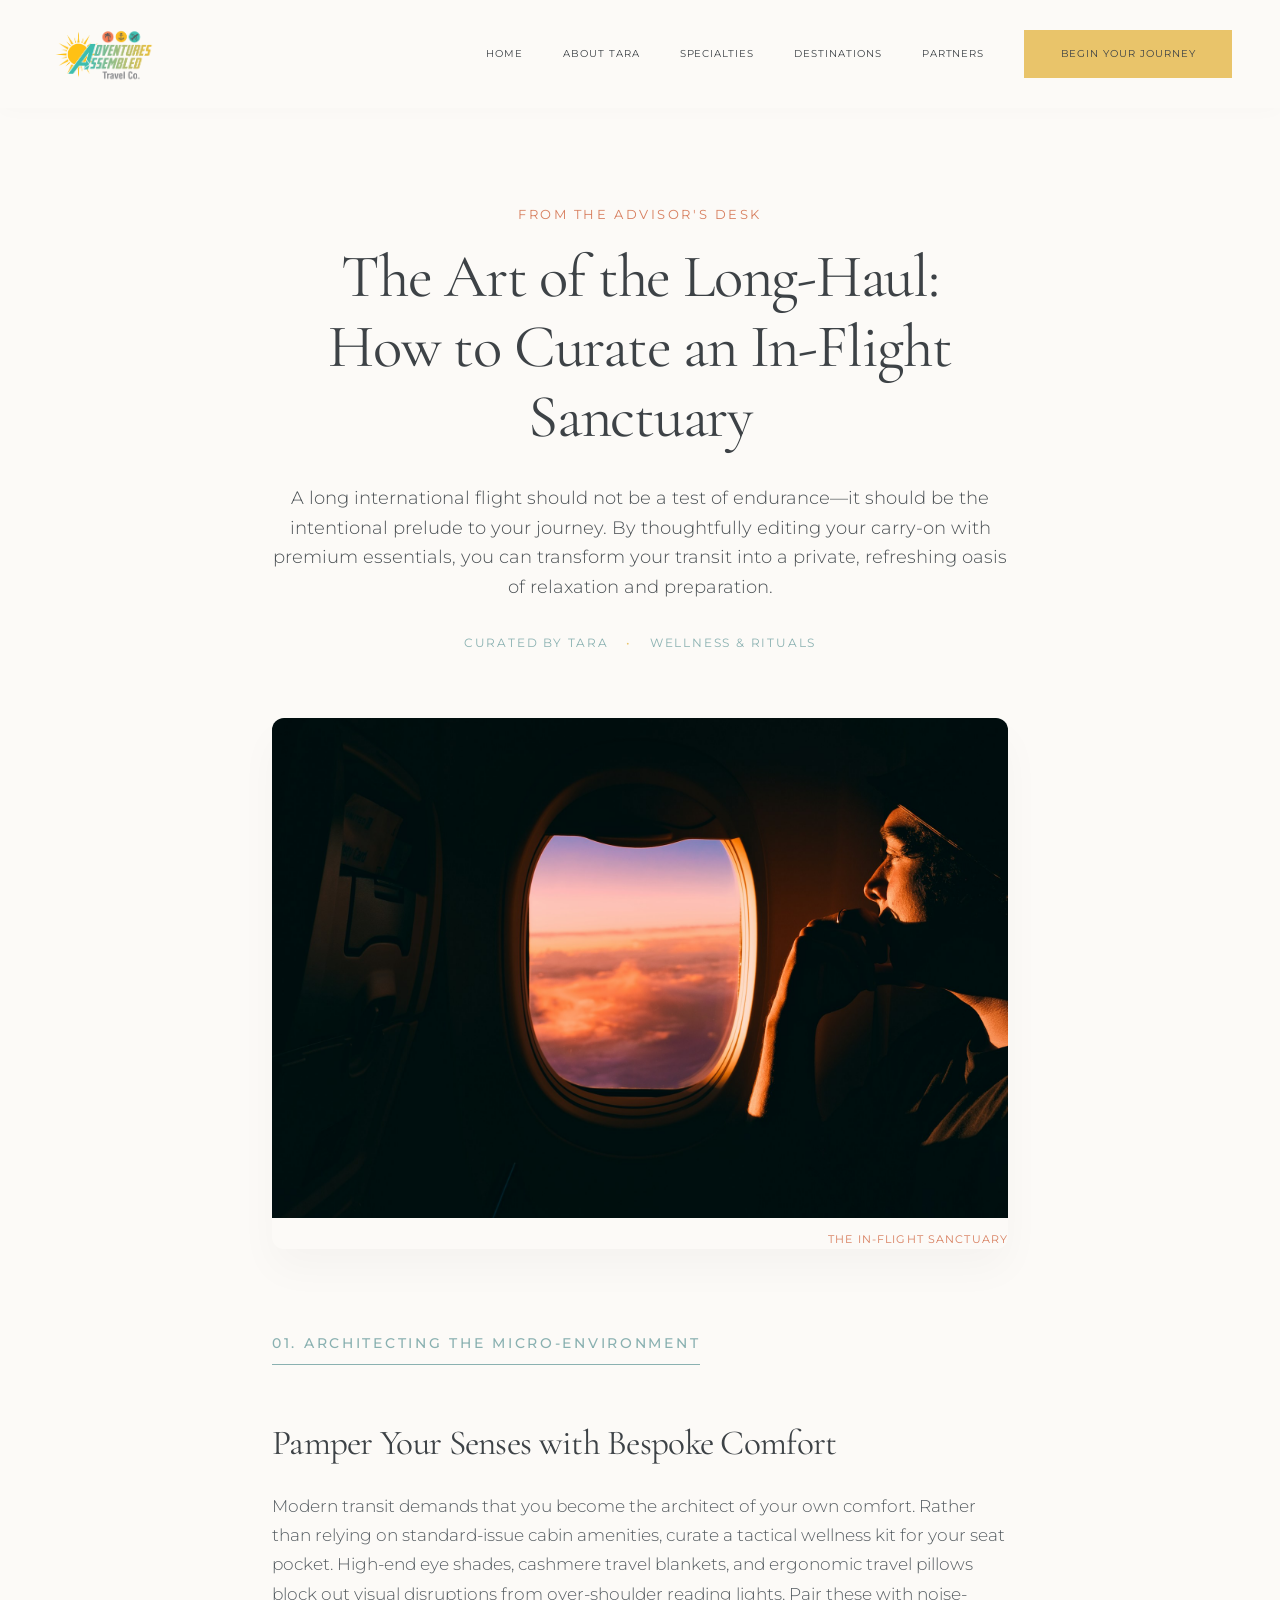
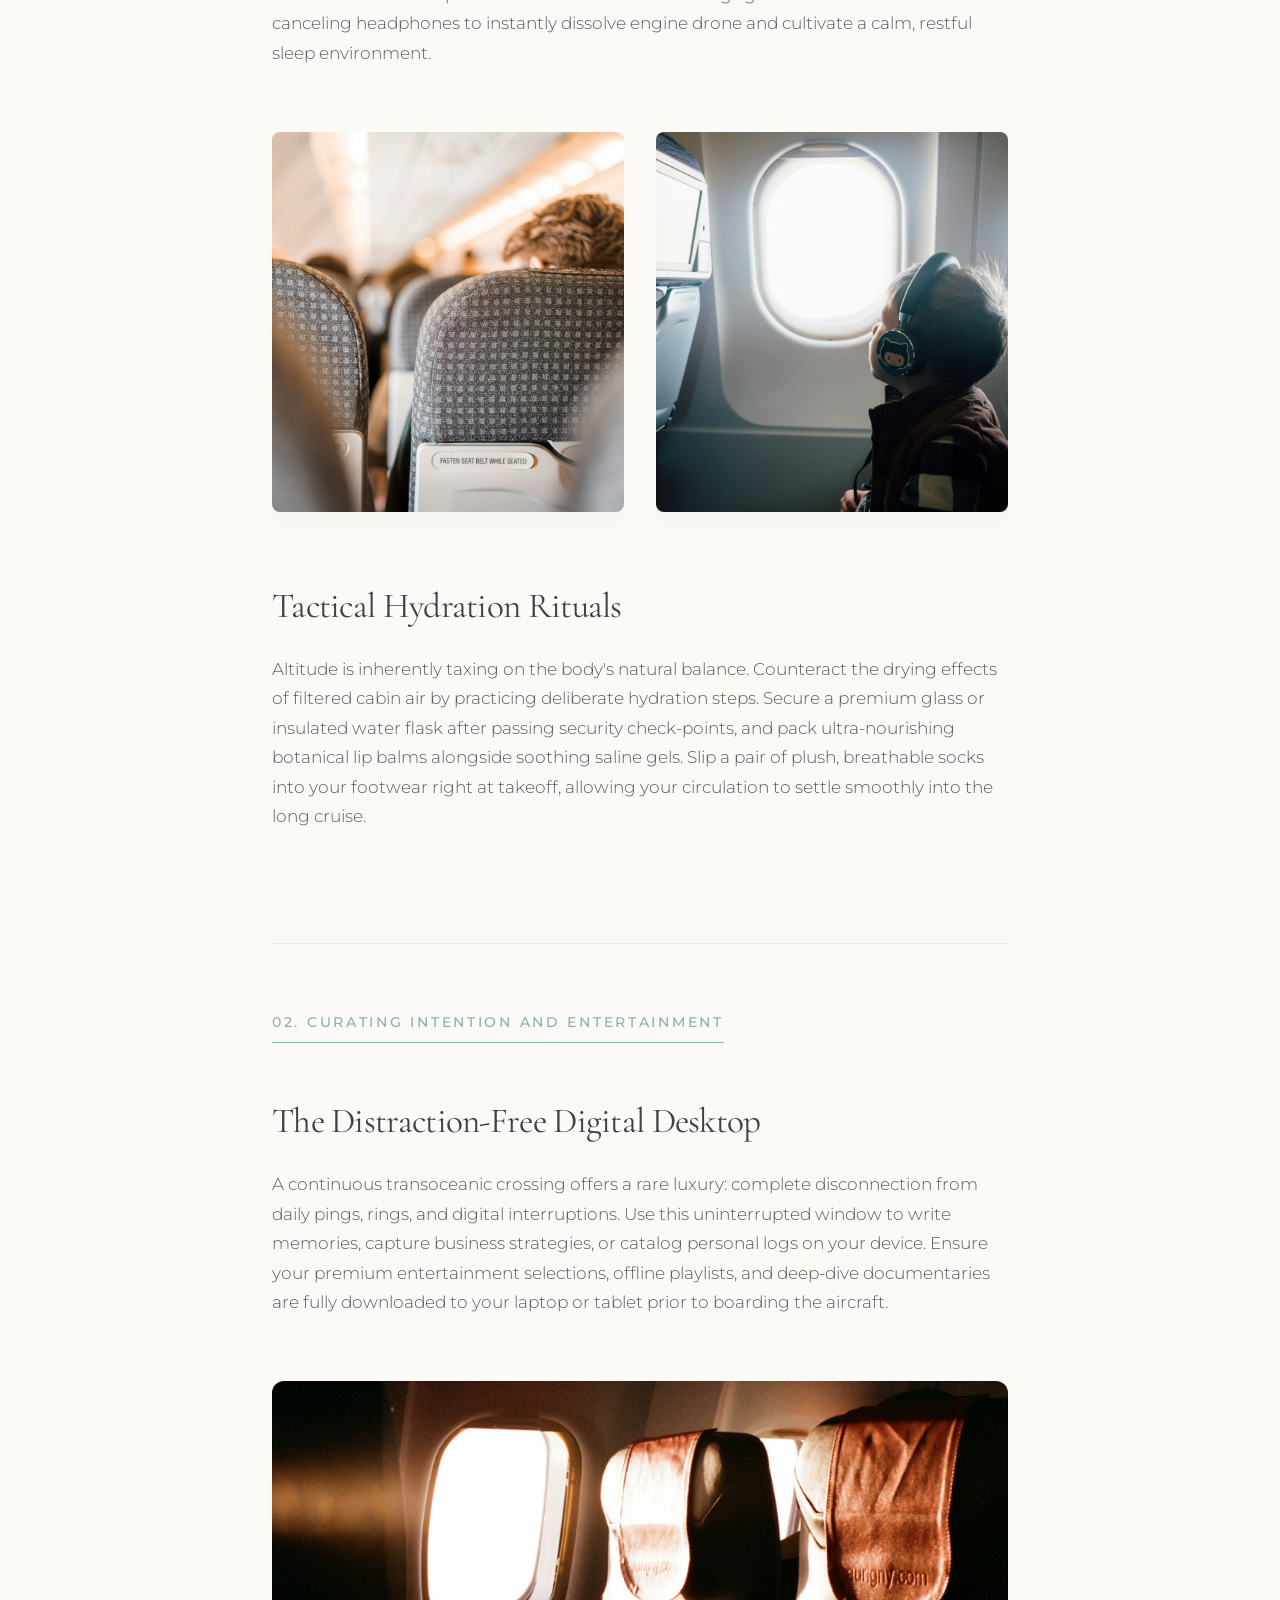
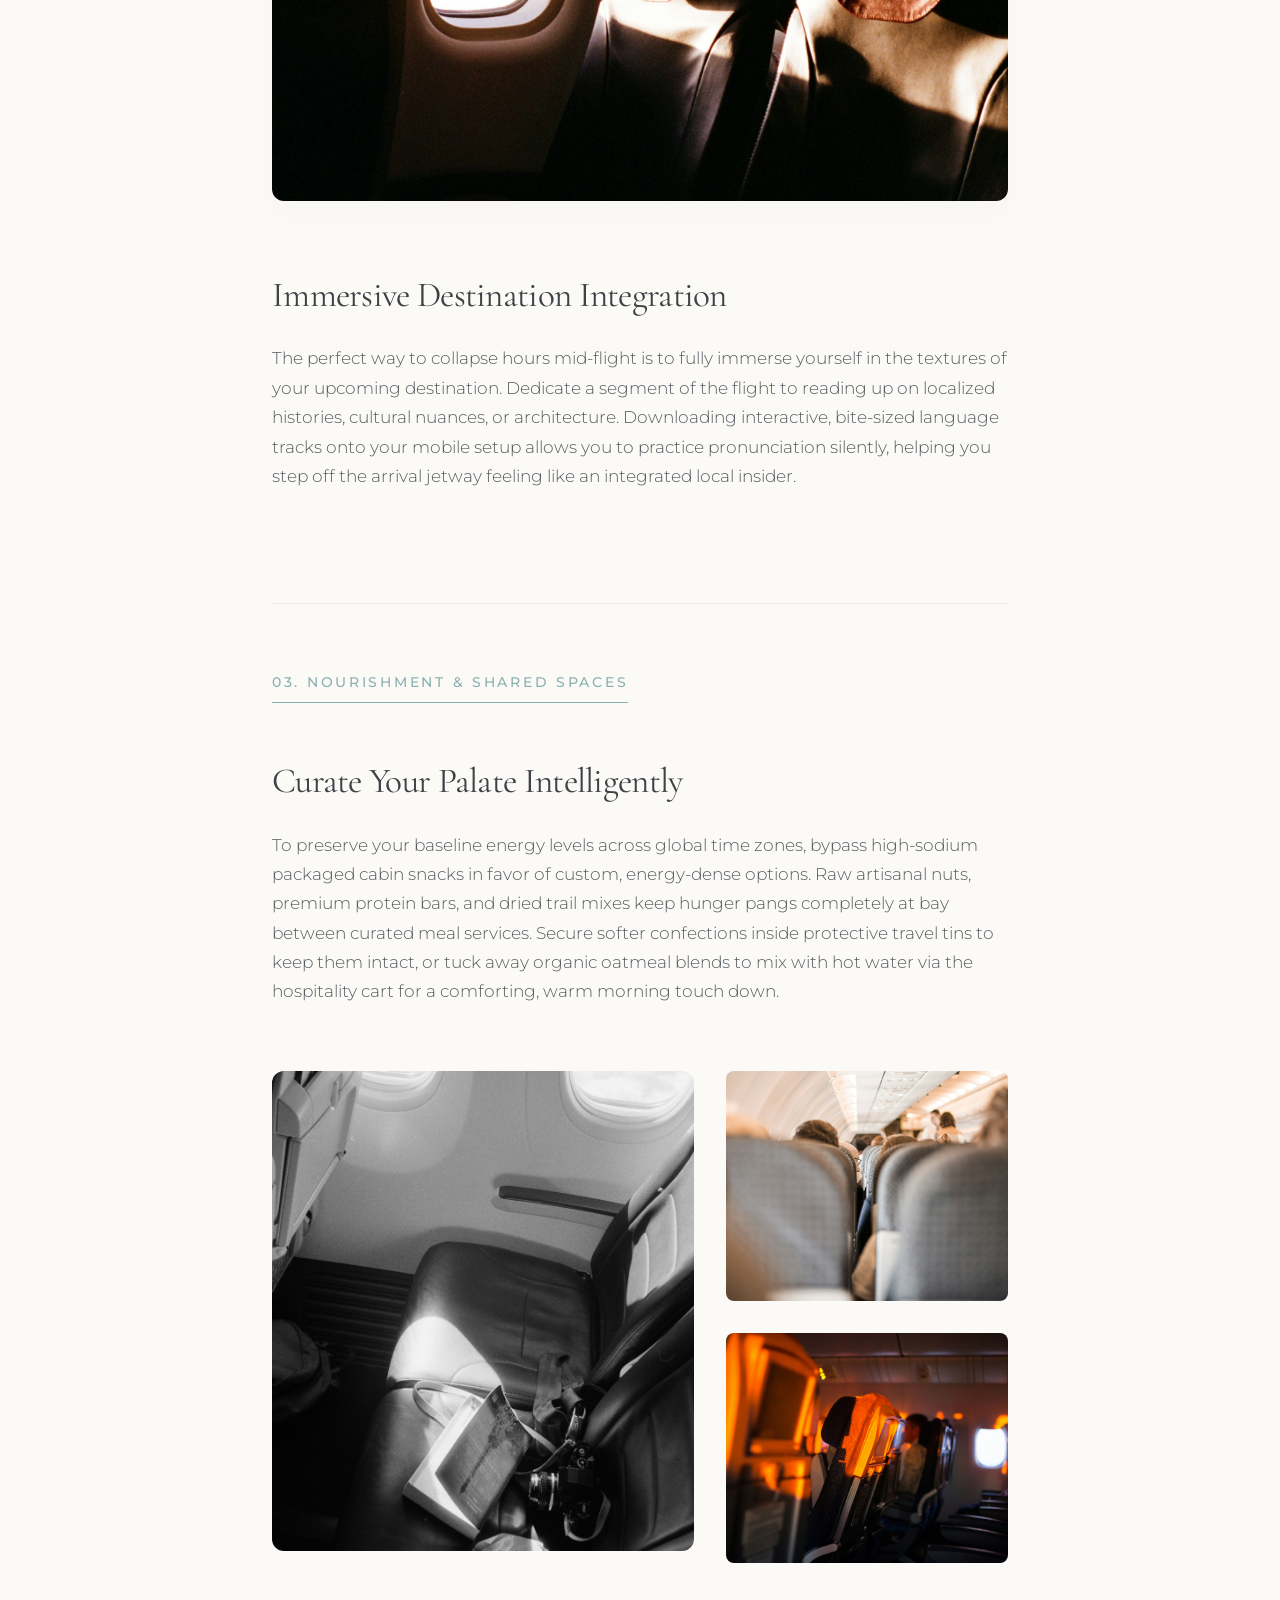
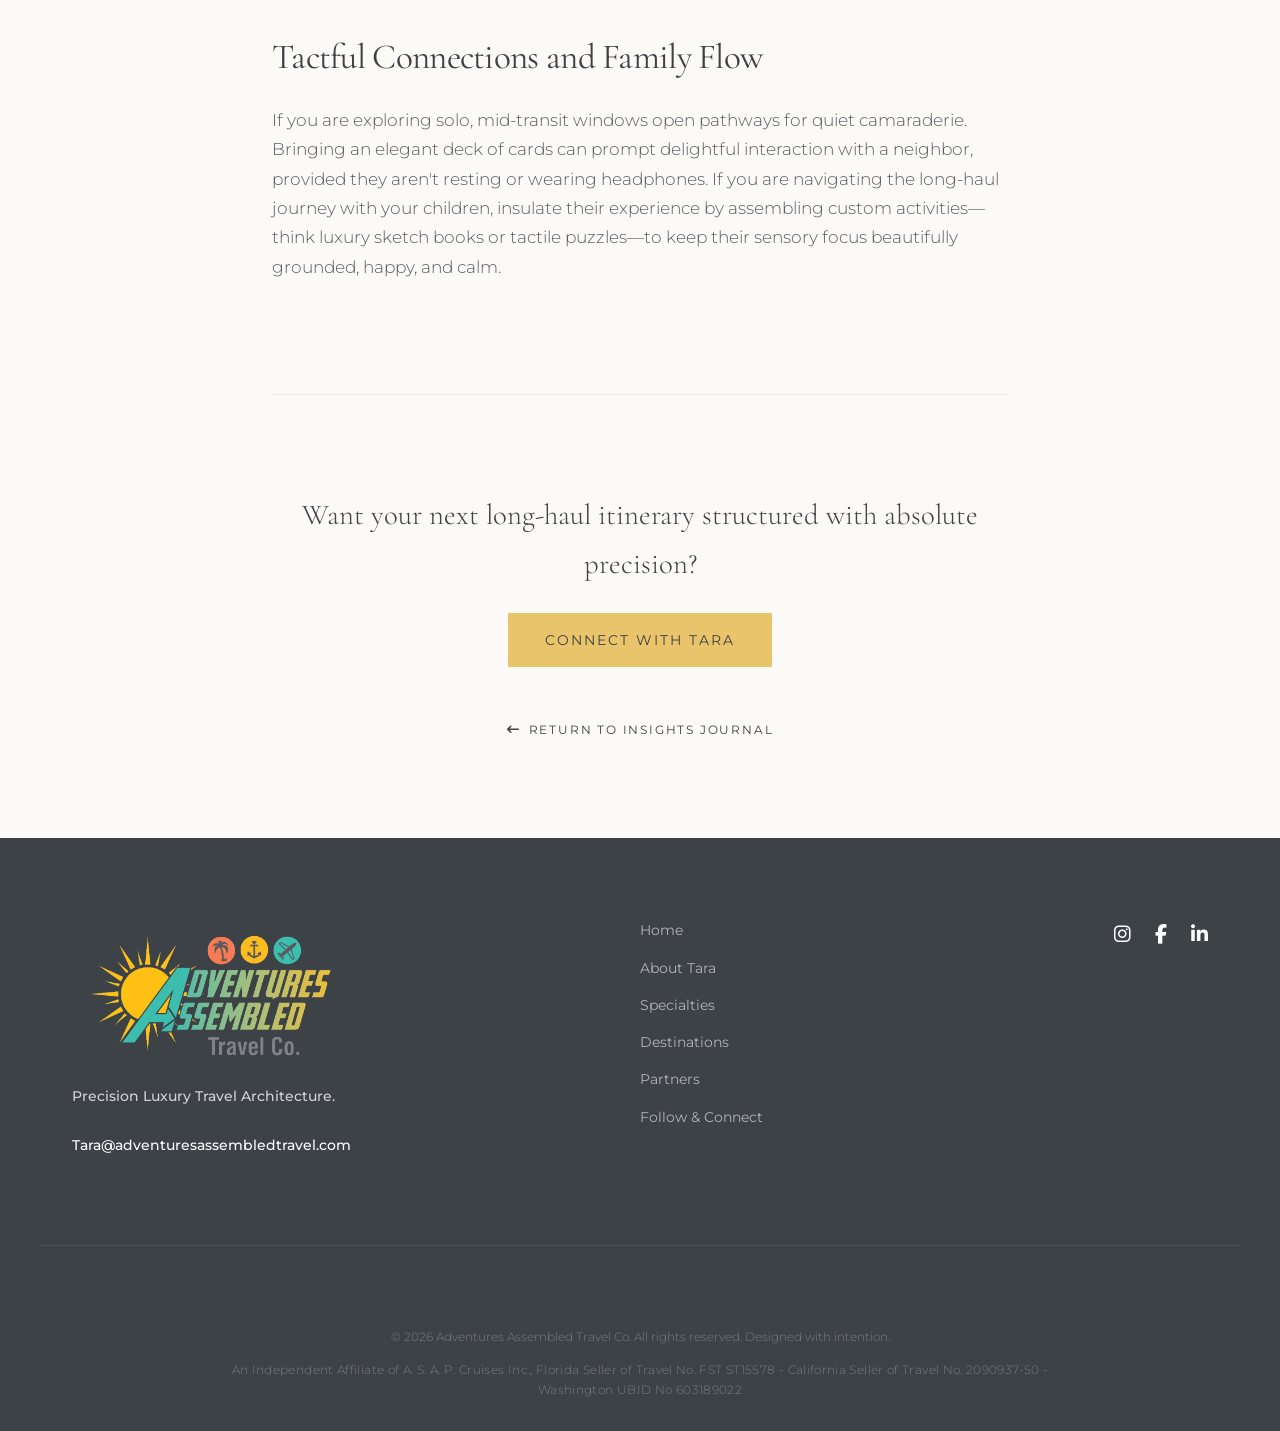
<file: story-flight-boredom.html>
<!doctype html>
<html lang="en">
  <head>
    <meta charset="UTF-8" />
    <meta name="viewport" content="width=device-width, initial-scale=1.0" />
    <title>
      From the Advisor's Desk: Art of the Long-Haul Flight | Adventures
      Assembled Travel Co.
    </title>
    <link rel="preconnect" href="https://fonts.googleapis.com" />
    <link rel="preconnect" href="https://fonts.gstatic.com" crossorigin />
    <link
      href="https://fonts.googleapis.com/css2?family=Cormorant+Garamond:ital,wght@0,400;0,600;1,400&family=Montserrat:wght@300;400;500&display=swap"
      rel="stylesheet"
    />
    <link
      rel="stylesheet"
      href="https://cdnjs.cloudflare.com/ajax/libs/font-awesome/6.4.0/css/all.min.css"
    />
    <link rel="stylesheet" href="style.css" />
    <link rel="icon" type="image/png" href="img/sqaure-logo-small.png" />
  </head>
  <body>
    <header class="main-header">
      <div class="logo-container">
        <a
          href="index.html"
          class="brand-logo-link"
          aria-label="Adventures Assembled Travel Co. Home"
        >
          <img
            src="img/aa-logo-transparent.png"
            alt="Adventures Assembled Travel Co. Logo"
            class="brand-logo-img"
          />
        </a>
      </div>
      <nav class="nav-menu" id="navMenu">
        <a href="index.html">Home</a>
        <a href="index.html#about">About Tara</a>
        <a href="specialties.html">Specialties</a>
        <a href="portfolio-of-wonder.html">Destinations</a>
        <a href="suppliers.html">Partners</a>
        <a
          href="https://app.tern.travel/public/forms/RTavR9feBFbp8fwww-FkTA/responses/new"
          class="btn btn-primary nav-cta"
          >Begin Your Journey</a
        >
      </nav>
      <button class="mobile-toggle" id="mobileToggle" aria-label="Toggle Menu">
        <i class="fa-solid fa-bars"></i>
      </button>
    </header>

    <main class="article-wrapper">
      <header class="article-hero text-center">
        <div class="container container-narrow">
          <span class="sub-heading-caps">From the Advisor's Desk</span>
          <h1 class="article-main-title">
            The Art of the Long-Haul:<br />How to Curate an In-Flight Sanctuary
          </h1>
          <p class="article-lead-text">
            A long international flight should not be a test of endurance—it
            should be the intentional prelude to your journey. By thoughtfully
            editing your carry-on with premium essentials, you can transform
            your transit into a private, refreshing oasis of relaxation and
            preparation.
          </p>
          <div class="article-meta">
            <span class="meta-item">Curated by Tara</span>
            <span class="meta-divider">•</span>
            <span class="meta-item">Wellness &amp; Rituals</span>
          </div>
        </div>
      </header>

      <div class="container container-narrow article-body">
        <div class="article-featured-image arch-frame">
          <img
            src="img/flight1.jpg"
            alt="Luxury First Class Cabin Window View"
          />
          <span class="image-credit">The In-Flight Sanctuary</span>
        </div>

        <section class="article-section">
          <h2 class="section-subtitle-editorial">
            01. Architecting the Micro-Environment
          </h2>

          <div class="adventure-block">
            <h3>Pamper Your Senses with Bespoke Comfort</h3>
            <p>
              Modern transit demands that you become the architect of your own
              comfort. Rather than relying on standard-issue cabin amenities,
              curate a tactical wellness kit for your seat pocket. High-end eye
              shades, cashmere travel blankets, and ergonomic travel pillows
              block out visual disruptions from over-shoulder reading lights.
              Pair these with noise-canceling headphones to instantly dissolve
              engine drone and cultivate a calm, restful sleep environment.
            </p>
          </div>

          <div class="image-split-grid">
            <div class="split-image-container arch-frame">
              <img
                src="img/flight2.jpg"
                alt="Luxury Cashmere Travel Blanket and Sleep Mask"
              />
            </div>
            <div class="split-image-container arch-frame">
              <img
                src="img/flight3.jpg"
                alt="Premium Noise Canceling Headphones Close Up"
              />
            </div>
          </div>

          <div class="adventure-block">
            <h3>Tactical Hydration Rituals</h3>
            <p>
              Altitude is inherently taxing on the body's natural balance.
              Counteract the drying effects of filtered cabin air by practicing
              deliberate hydration steps. Secure a premium glass or insulated
              water flask after passing security check-points, and pack
              ultra-nourishing botanical lip balms alongside soothing saline
              gels. Slip a pair of plush, breathable socks into your footwear
              right at takeoff, allowing your circulation to settle smoothly
              into the long cruise.
            </p>
          </div>
        </section>

        <section class="article-section">
          <h2 class="section-subtitle-editorial">
            02. Curating Intention and Entertainment
          </h2>

          <div class="adventure-block">
            <h3>The Distraction-Free Digital Desktop</h3>
            <p>
              A continuous transoceanic crossing offers a rare luxury: complete
              disconnection from daily pings, rings, and digital interruptions.
              Use this uninterrupted window to write memories, capture business
              strategies, or catalog personal logs on your device. Ensure your
              premium entertainment selections, offline playlists, and deep-dive
              documentaries are fully downloaded to your laptop or tablet prior
              to boarding the aircraft.
            </p>
          </div>

          <div class="single-wide-image-wrapper arch-frame">
            <img
              src="img/flight4.jpg"
              alt="Sophisticated Traveler Reading Guide Book Near Cabin Window"
            />
          </div>

          <div class="adventure-block">
            <h3>Immersive Destination Integration</h3>
            <p>
              The perfect way to collapse hours mid-flight is to fully immerse
              yourself in the textures of your upcoming destination. Dedicate a
              segment of the flight to reading up on localized histories,
              cultural nuances, or architecture. Downloading interactive,
              bite-sized language tracks onto your mobile setup allows you to
              practice pronunciation silently, helping you step off the arrival
              jetway feeling like an integrated local insider.
            </p>
          </div>
        </section>

        <section class="article-section">
          <h2 class="section-subtitle-editorial">
            03. Nourishment &amp; Shared Spaces
          </h2>

          <div class="adventure-block">
            <h3>Curate Your Palate Intelligently</h3>
            <p>
              To preserve your baseline energy levels across global time zones,
              bypass high-sodium packaged cabin snacks in favor of custom,
              energy-dense options. Raw artisanal nuts, premium protein bars,
              and dried trail mixes keep hunger pangs completely at bay between
              curated meal services. Secure softer confections inside protective
              travel tins to keep them intact, or tuck away organic oatmeal
              blends to mix with hot water via the hospitality cart for a
              comforting, warm morning touch down.
            </p>
          </div>

          <div class="triple-image-mosaic">
            <div class="mosaic-main arch-frame">
              <img
                src="img/flight5.jpg"
                alt="Elegant Pour Over Tea and Wellness Travel Kit"
              />
            </div>
            <div class="mosaic-sub-column">
              <div class="mosaic-sub-item arch-frame">
                <img
                  src="img/flight6.jpg"
                  alt="Parent and Child Interacting Beautifully During Flight Travel"
                />
              </div>
              <div class="mosaic-sub-item arch-frame">
                <img
                  src="img/in-flight.jpg"
                  alt="Discerning Traveler Looking Out Window at Sunrise Clouds"
                />
              </div>
            </div>
          </div>

          <div class="adventure-block">
            <h3>Tactful Connections and Family Flow</h3>
            <p>
              If you are exploring solo, mid-transit windows open pathways for
              quiet camaraderie. Bringing an elegant deck of cards can prompt
              delightful interaction with a neighbor, provided they aren't
              resting or wearing headphones. If you are navigating the long-haul
              journey with your children, insulate their experience by
              assembling custom activities—think luxury sketch books or tactile
              puzzles—to keep their sensory focus beautifully grounded, happy,
              and calm.
            </p>
          </div>
        </section>

        <footer class="article-internal-footer text-center">
          <p>
            Want your next long-haul itinerary structured with absolute
            precision?
          </p>
          <a href="index.html#contact" class="btn btn-primary"
            >Connect with Tara</a
          >
          <div class="back-link-wrapper">
            <a href="index.html#news" class="back-to-home-link"
              ><i class="fa-solid fa-arrow-left-long"></i> Return to Insights
              Journal</a
            >
          </div>
        </footer>
      </div>
    </main>

    <footer class="main-footer">
      <div class="container footer-grid">
        <div class="footer-brand">
          <a
            href="index.html"
            class="footer-logo-link"
            aria-label="Adventures Assembled Travel Co. Home"
          >
            <img
              src="img/aa-logo-transparent.png"
              alt="Adventures Assembled Travel Co. Logo"
              class="footer-logo-img"
            />
          </a>
          <p style="font-weight: 500; color: lightgrey">
            Precision Luxury Travel Architecture.
          </p>
          <p style="font-weight: 500; color: white">
            Tara@adventuresassembledtravel.com
          </p>
        </div>
        <div class="footer-links">
          <a href="index.html">Home</a>
          <a href="#about">About Tara</a>
          <a href="specialties.html">Specialties</a>
          <a href="portfolio-of-wonder.html">Destinations</a>
          <a href="suppliers.html">Partners</a>
          <a href="https://linktr.ee/adventuresassembledtravelco"
            >Follow & Connect</a
          >
        </div>
        <div class="footer-socials">
          <a
            href="https://www.instagram.com/adventuresassembledbytara/"
            target="_blank"
            aria-label="Instagram"
            ><i class="fa-brands fa-instagram"></i
          ></a>
          <a
            href="https://www.facebook.com/adventuresassembledtravel/"
            target="_blank"
            aria-label="Facebook"
            ><i class="fa-brands fa-facebook-f"></i
          ></a>
          <a
            href="https://www.linkedin.com/in/tara-lennox-a01a49a/"
            target="_blank"
            aria-label="LinkedIn"
          >
            <i class="fa-brands fa-linkedin-in"></i>
          </a>
        </div>
      </div>

      <div class="footer-bottom text-center">
        <p class="footer-copyright">
          &copy; 2026 Adventures Assembled Travel Co. All rights reserved.
          Designed with intention.
        </p>
        <!-- Discrete Affiliate & Seller of Travel Compliance Disclosures -->
        <p class="footer-compliance">
          An Independent Affiliate of A. S. A. P. Cruises Inc., Florida Seller
          of Travel No. FST ST15578 - California Seller of Travel No. 2090937-50
          - Washington UBID No 603189022
        </p>
      </div>
    </footer>

    <script src="script.js"></script>
  </body>
</html>
</file>
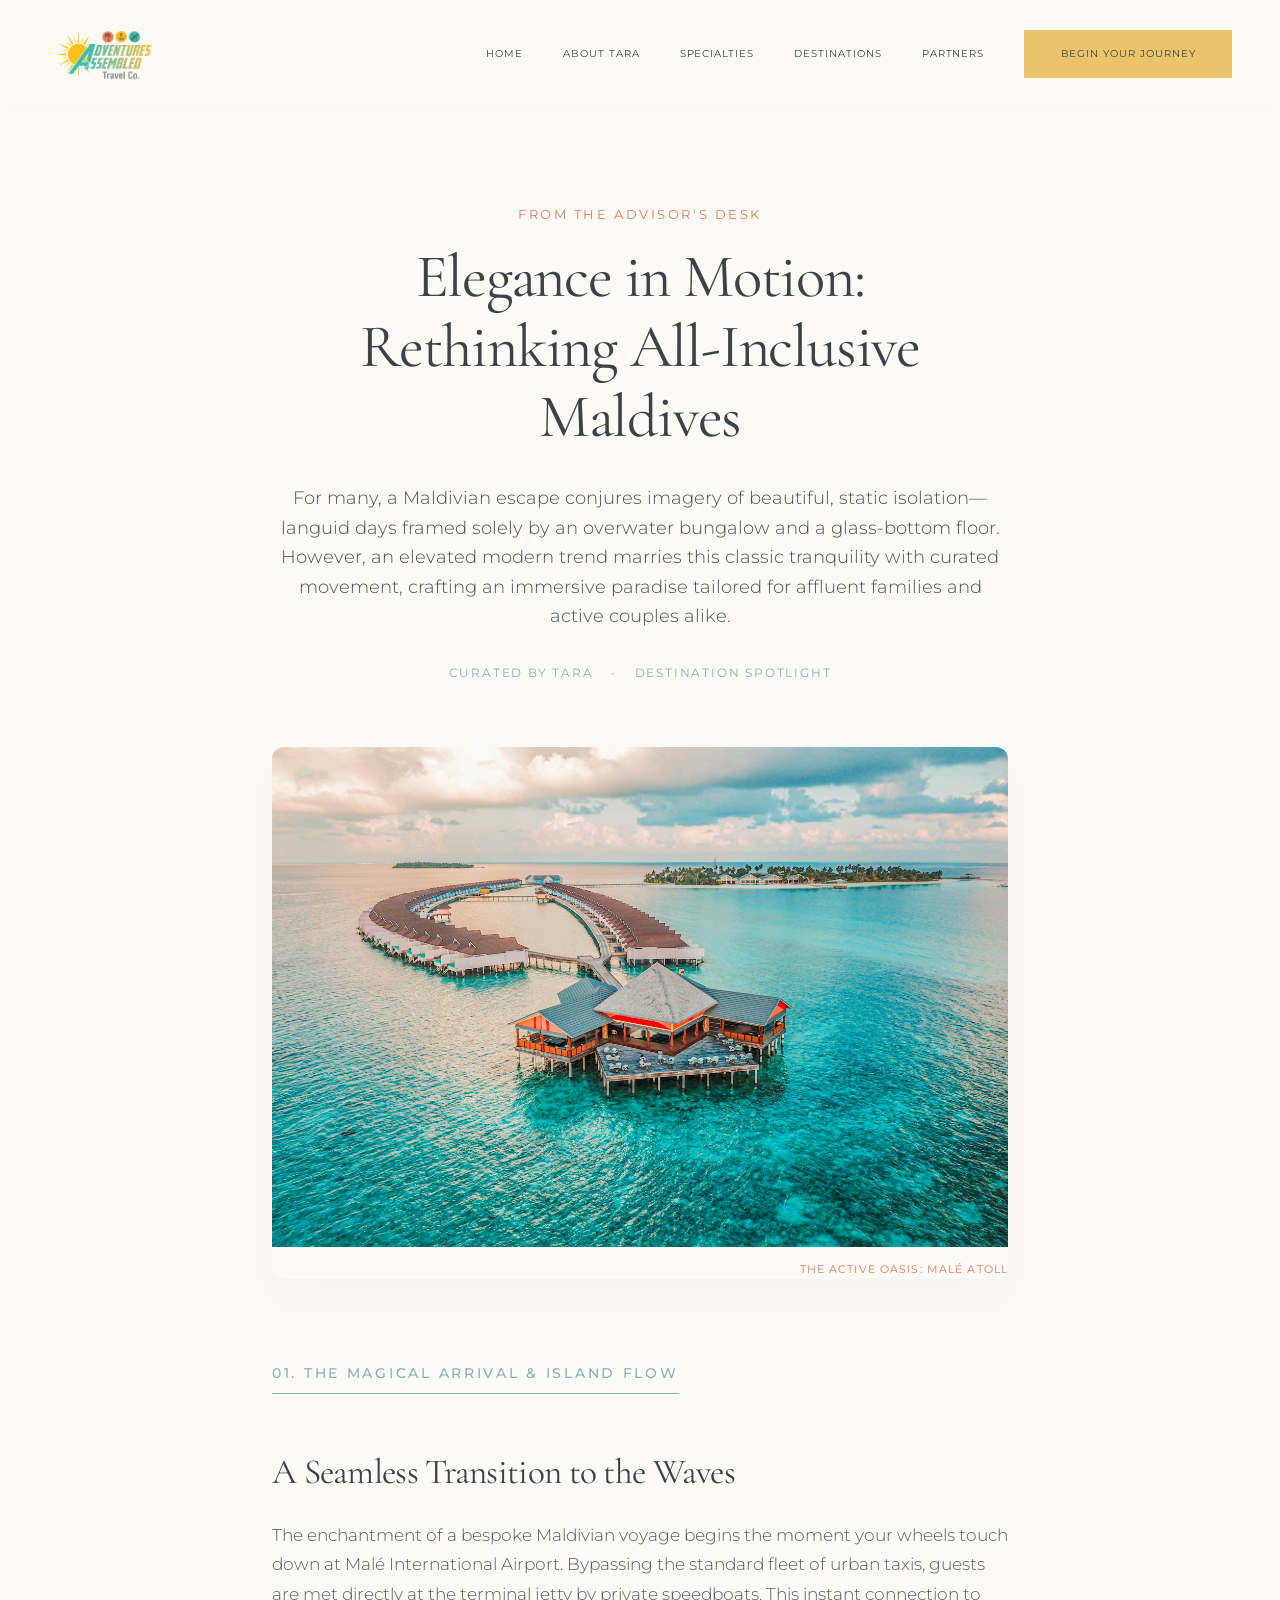
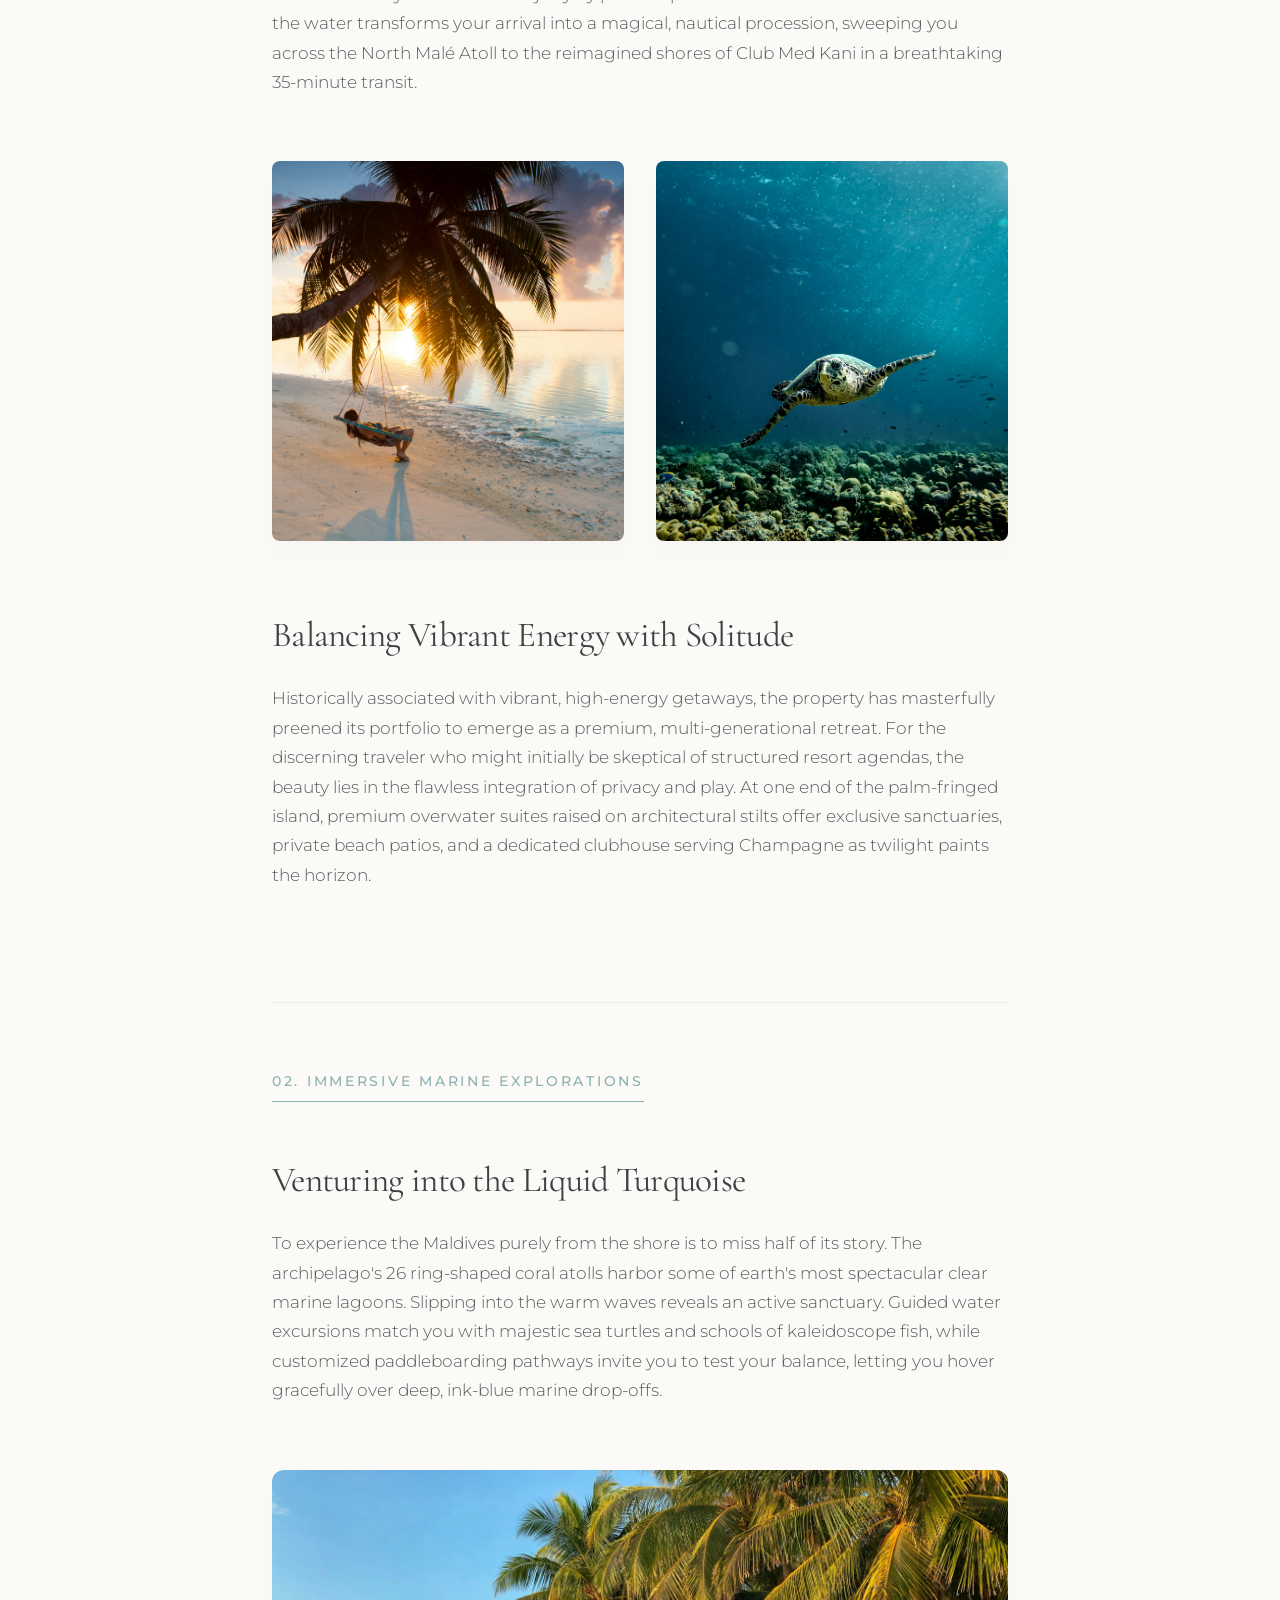
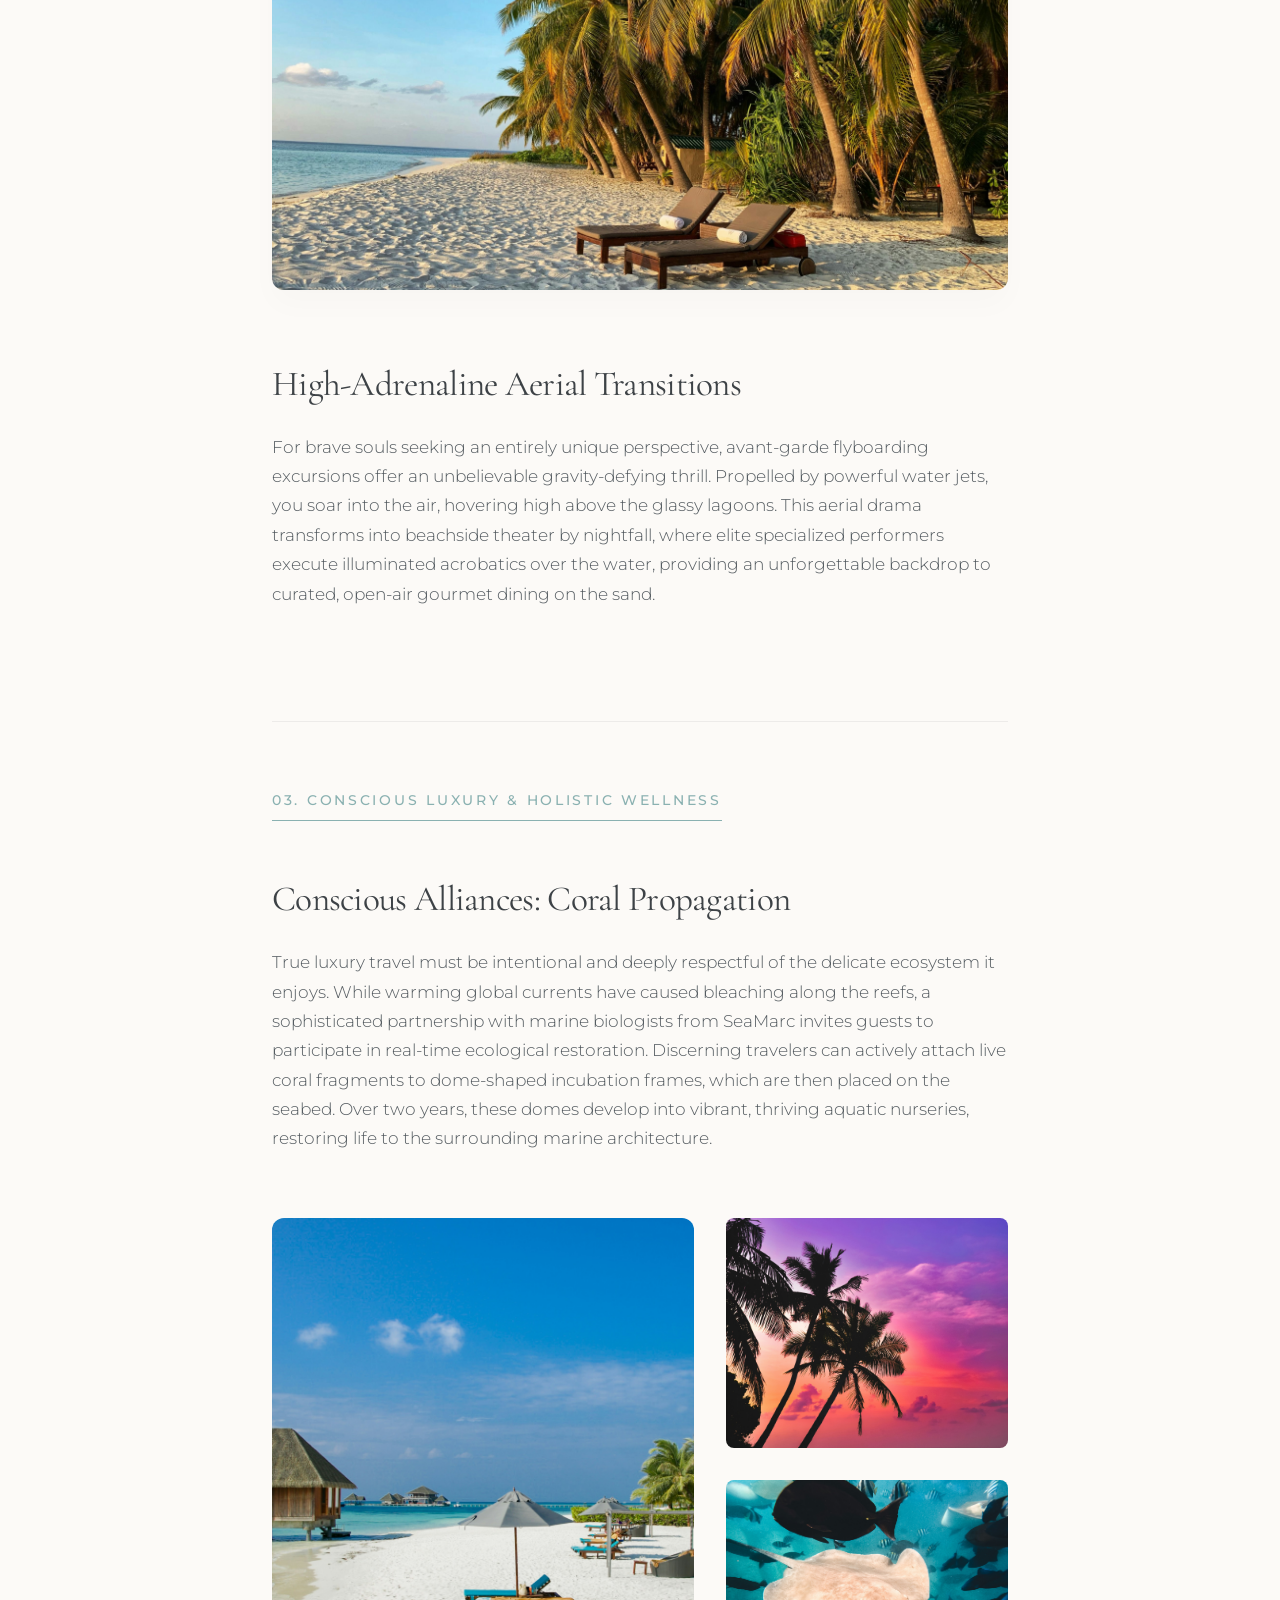
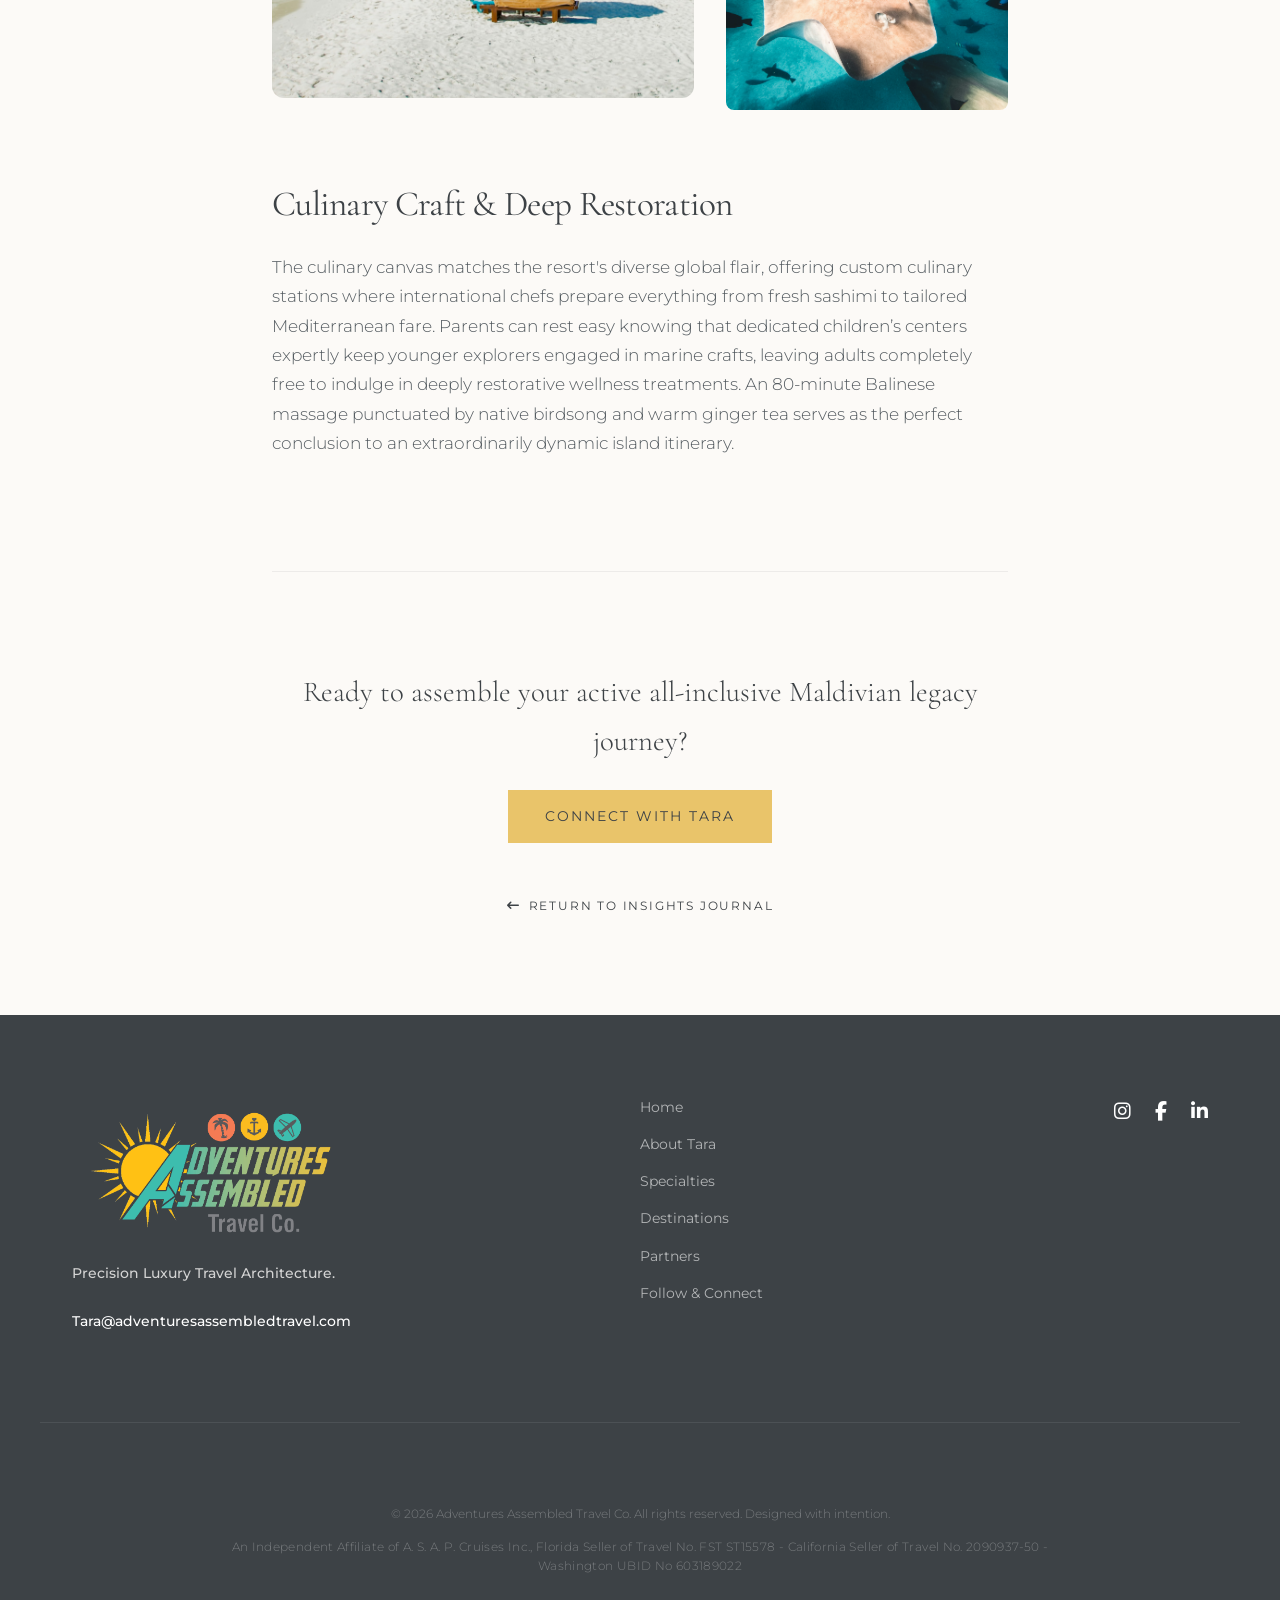
<file: story-maldives-kani.html>
<!doctype html>
<html lang="en">
  <head>
    <meta charset="UTF-8" />
    <meta name="viewport" content="width=device-width, initial-scale=1.0" />
    <title>
      From the Advisor's Desk: Active Luxury in the Maldives | Adventures
      Assembled Travel Co.
    </title>
    <link rel="preconnect" href="https://fonts.googleapis.com" />
    <link rel="preconnect" href="https://fonts.gstatic.com" crossorigin />
    <link
      href="https://fonts.googleapis.com/css2?family=Cormorant+Garamond:ital,wght@0,400;0,600;1,400&family=Montserrat:wght@300;400;500&display=swap"
      rel="stylesheet"
    />
    <link
      rel="stylesheet"
      href="https://cdnjs.cloudflare.com/ajax/libs/font-awesome/6.4.0/css/all.min.css"
    />
    <link rel="stylesheet" href="style.css" />
    <link rel="icon" type="image/png" href="img/sqaure-logo-small.png" />
  </head>
  <body>
    <header class="main-header">
      <div class="logo-container">
        <a
          href="index.html"
          class="brand-logo-link"
          aria-label="Adventures Assembled Travel Co. Home"
        >
          <img
            src="img/aa-logo-transparent.png"
            alt="Adventures Assembled Travel Co. Logo"
            class="brand-logo-img"
          />
        </a>
      </div>
      <nav class="nav-menu" id="navMenu">
        <a href="index.html">Home</a>
        <a href="index.html#about">About Tara</a>
        <a href="specialties.html">Specialties</a>
        <a href="portfolio-of-wonder.html">Destinations</a>
        <a href="suppliers.html">Partners</a>
        <a
          href="https://app.tern.travel/public/forms/RTavR9feBFbp8fwww-FkTA/responses/new"
          class="btn btn-primary nav-cta"
          >Begin Your Journey</a
        >
      </nav>
      <button class="mobile-toggle" id="mobileToggle" aria-label="Toggle Menu">
        <i class="fa-solid fa-bars"></i>
      </button>
    </header>

    <main class="article-wrapper">
      <header class="article-hero text-center">
        <div class="container container-narrow">
          <span class="sub-heading-caps">From the Advisor's Desk</span>
          <h1 class="article-main-title">
            Elegance in Motion:<br />Rethinking All-Inclusive Maldives
          </h1>
          <p class="article-lead-text">
            For many, a Maldivian escape conjures imagery of beautiful, static
            isolation—languid days framed solely by an overwater bungalow and a
            glass-bottom floor. However, an elevated modern trend marries this
            classic tranquility with curated movement, crafting an immersive
            paradise tailored for affluent families and active couples alike.
          </p>
          <div class="article-meta">
            <span class="meta-item">Curated by Tara</span>
            <span class="meta-divider">•</span>
            <span class="meta-item">Destination Spotlight</span>
          </div>
        </div>
      </header>

      <div class="container container-narrow article-body">
        <div class="article-featured-image arch-frame">
          <img
            src="img/maldives1.jpg"
            alt="Premium Maldives Overwater Villas and Turquoise Ocean"
          />
          <span class="image-credit">The Active Oasis: Malé Atoll</span>
        </div>

        <section class="article-section">
          <h2 class="section-subtitle-editorial">
            01. The Magical Arrival &amp; Island Flow
          </h2>

          <div class="adventure-block">
            <h3>A Seamless Transition to the Waves</h3>
            <p>
              The enchantment of a bespoke Maldivian voyage begins the moment
              your wheels touch down at Malé International Airport. Bypassing
              the standard fleet of urban taxis, guests are met directly at the
              terminal jetty by private speedboats. This instant connection to
              the water transforms your arrival into a magical, nautical
              procession, sweeping you across the North Malé Atoll to the
              reimagined shores of Club Med Kani in a breathtaking 35-minute
              transit.
            </p>
          </div>

          <div class="image-split-grid">
            <div class="split-image-container arch-frame">
              <img
                src="img/maldives2.jpg"
                alt="Private Luxury Speedboat Transfer in the Maldives"
              />
            </div>
            <div class="split-image-container arch-frame">
              <img
                src="img/maldives3.jpg"
                alt="Beautiful Turquoise Lagoon with Clear Shallow Water"
              />
            </div>
          </div>

          <div class="adventure-block">
            <h3>Balancing Vibrant Energy with Solitude</h3>
            <p>
              Historically associated with vibrant, high-energy getaways, the
              property has masterfully preened its portfolio to emerge as a
              premium, multi-generational retreat. For the discerning traveler
              who might initially be skeptical of structured resort agendas, the
              beauty lies in the flawless integration of privacy and play. At
              one end of the palm-fringed island, premium overwater suites
              raised on architectural stilts offer exclusive sanctuaries,
              private beach patios, and a dedicated clubhouse serving Champagne
              as twilight paints the horizon.
            </p>
          </div>
        </section>

        <section class="article-section">
          <h2 class="section-subtitle-editorial">
            02. Immersive Marine Explorations
          </h2>

          <div class="adventure-block">
            <h3>Venturing into the Liquid Turquoise</h3>
            <p>
              To experience the Maldives purely from the shore is to miss half
              of its story. The archipelago's 26 ring-shaped coral atolls harbor
              some of earth's most spectacular clear marine lagoons. Slipping
              into the warm waves reveals an active sanctuary. Guided water
              excursions match you with majestic sea turtles and schools of
              kaleidoscope fish, while customized paddleboarding pathways invite
              you to test your balance, letting you hover gracefully over deep,
              ink-blue marine drop-offs.
            </p>
          </div>

          <div class="single-wide-image-wrapper arch-frame">
            <img
              src="img/maldives4.jpg"
              alt="Snorkeler Swimming with a Wild Sea Turtle in Clear Lagoon"
            />
          </div>

          <div class="adventure-block">
            <h3>High-Adrenaline Aerial Transitions</h3>
            <p>
              For brave souls seeking an entirely unique perspective,
              avant-garde flyboarding excursions offer an unbelievable
              gravity-defying thrill. Propelled by powerful water jets, you soar
              into the air, hovering high above the glassy lagoons. This aerial
              drama transforms into beachside theater by nightfall, where elite
              specialized performers execute illuminated acrobatics over the
              water, providing an unforgettable backdrop to curated, open-air
              gourmet dining on the sand.
            </p>
          </div>
        </section>

        <section class="article-section">
          <h2 class="section-subtitle-editorial">
            03. Conscious Luxury &amp; Holistic Wellness
          </h2>

          <div class="adventure-block">
            <h3>Conscious Alliances: Coral Propagation</h3>
            <p>
              True luxury travel must be intentional and deeply respectful of
              the delicate ecosystem it enjoys. While warming global currents
              have caused bleaching along the reefs, a sophisticated partnership
              with marine biologists from SeaMarc invites guests to participate
              in real-time ecological restoration. Discerning travelers can
              actively attach live coral fragments to dome-shaped incubation
              frames, which are then placed on the seabed. Over two years, these
              domes develop into vibrant, thriving aquatic nurseries, restoring
              life to the surrounding marine architecture.
            </p>
          </div>

          <div class="triple-image-mosaic">
            <div class="mosaic-main arch-frame">
              <img
                src="img/maldives5.jpg"
                alt="Coral Reef Regeneration Project Under Water"
              />
            </div>
            <div class="mosaic-sub-column">
              <div class="mosaic-sub-item arch-frame">
                <img
                  src="img/maldives6.jpg"
                  alt="Luxury Wellness Spa Treatment Room Overlooking Ocean"
                />
              </div>
              <div class="mosaic-sub-item arch-frame">
                <img
                  src="img/maldives7.jpg"
                  alt="Sunset Yoga Session on a Premium Wood Deck"
                />
              </div>
            </div>
          </div>

          <div class="adventure-block">
            <h3>Culinary Craft &amp; Deep Restoration</h3>
            <p>
              The culinary canvas matches the resort's diverse global flair,
              offering custom culinary stations where international chefs
              prepare everything from fresh sashimi to tailored Mediterranean
              fare. Parents can rest easy knowing that dedicated children’s
              centers expertly keep younger explorers engaged in marine crafts,
              leaving adults completely free to indulge in deeply restorative
              wellness treatments. An 80-minute Balinese massage punctuated by
              native birdsong and warm ginger tea serves as the perfect
              conclusion to an extraordinarily dynamic island itinerary.
            </p>
          </div>
        </section>

        <footer class="article-internal-footer text-center">
          <p>
            Ready to assemble your active all-inclusive Maldivian legacy
            journey?
          </p>
          <a href="index.html#contact" class="btn btn-primary"
            >Connect with Tara</a
          >
          <div class="back-link-wrapper">
            <a href="index.html#news" class="back-to-home-link"
              ><i class="fa-solid fa-arrow-left-long"></i> Return to Insights
              Journal</a
            >
          </div>
        </footer>
      </div>
    </main>
    <footer class="main-footer">
      <div class="container footer-grid">
        <div class="footer-brand">
          <a
            href="index.html"
            class="footer-logo-link"
            aria-label="Adventures Assembled Travel Co. Home"
          >
            <img
              src="img/aa-logo-transparent.png"
              alt="Adventures Assembled Travel Co. Logo"
              class="footer-logo-img"
            />
          </a>
          <p style="font-weight: 500; color: lightgrey">
            Precision Luxury Travel Architecture.
          </p>
          <p style="font-weight: 500; color: white">
            Tara@adventuresassembledtravel.com
          </p>
        </div>
        <div class="footer-links">
          <a href="index.html">Home</a>
          <a href="#about">About Tara</a>
          <a href="specialties.html">Specialties</a>
          <a href="portfolio-of-wonder.html">Destinations</a>
          <a href="suppliers.html">Partners</a>
          <a href="https://linktr.ee/adventuresassembledtravelco"
            >Follow & Connect</a
          >
        </div>
        <div class="footer-socials">
          <a
            href="https://www.instagram.com/adventuresassembledbytara/"
            target="_blank"
            aria-label="Instagram"
            ><i class="fa-brands fa-instagram"></i
          ></a>
          <a
            href="https://www.facebook.com/adventuresassembledtravel/"
            target="_blank"
            aria-label="Facebook"
            ><i class="fa-brands fa-facebook-f"></i
          ></a>
          <a
            href="https://www.linkedin.com/in/tara-lennox-a01a49a/"
            target="_blank"
            aria-label="LinkedIn"
          >
            <i class="fa-brands fa-linkedin-in"></i>
          </a>
        </div>
      </div>

      <div class="footer-bottom text-center">
        <p class="footer-copyright">
          &copy; 2026 Adventures Assembled Travel Co. All rights reserved.
          Designed with intention.
        </p>
        <!-- Discrete Affiliate & Seller of Travel Compliance Disclosures -->
        <p class="footer-compliance">
          An Independent Affiliate of A. S. A. P. Cruises Inc., Florida Seller
          of Travel No. FST ST15578 - California Seller of Travel No. 2090937-50
          - Washington UBID No 603189022
        </p>
      </div>
    </footer>

    <script src="script.js"></script>
  </body>
</html>
</file>
<file: specialties.css>
/* ==========================================================================
   ISOLATED SPECIALTIES STYLESHEET (`specialties.css`)
   Color Palette: "Vintage Horizon" Luxury System
   ========================================================================== */

:root {
  --primary-base: #fcfaf7; /* Creamy Alabaster Background */
  --contrast-dark: #3d4246; /* Charcoal Slate Typography */
  --accent-gold: #e9c46a; /* Logo Sun Gold *//* ==========================================================================
   ISOLATED SPECIALTIES STYLESHEET (`specialties.css`)
   Color Palette: "Vintage Horizon" Luxury System
   ========================================================================== */

:root {
  --primary-base: #fcfaf7; /* Creamy Alabaster Background */
  --contrast-dark: #3d4246; /* Charcoal Slate Typography */
  --accent-gold: #e9c46a; /* Logo Sun Gold */
  --accent-teal: #8ab1b1; /* Logo 'A' Muted Teal */
  --accent-terracotta: #d77e5e; /* Logo Palm Circle Terracotta */
  --white: #ffffff;
  --transition-smooth: all 0.4s cubic-bezier(0.25, 1, 0.5, 1);
}

/* Base Normalizations */
* {
  box-sizing: border-box;
  margin: 0;
  padding: 0;
}

html {
  scroll-behavior: smooth;
}

body {
  background-color: var(--primary-base);
  color: var(--contrast-dark);
  font-family: "Montserrat", sans-serif;
  font-size: 16px;
  line-height: 1.75;
  overflow-x: hidden;
}

/* Typography Hierarchy */
h1,
h2,
h3,
h4,
.hero-title-editorial,
.section-tagline-text {
  font-family: "Cormorant Garamond", serif;
  font-weight: 400;
  letter-spacing: -0.01em;
  color: var(--contrast-dark);
}

p {
  font-weight: 300;
  color: #555c61;
  margin-bottom: 1.5rem;
}

strong {
  font-weight: 500;
  color: var(--contrast-dark);
}

/* Global Utilities */
.text-center {
  text-align: center;
}
.container {
  width: 100%;
  max-width: 1200px;
  margin: 0 auto;
  padding: 0 2rem;
}
.container-narrow {
  max-width: 800px;
  margin: 0 auto;
}
.alignment-center {
  align-items: center;
}

/* Refined Media Container Shapes (Rounded Rectangles/Squares) */
.media-container-rounded {
  border-radius: 12px;
  overflow: hidden;
  box-shadow: 0 15px 35px rgba(0, 0, 0, 0.03);
}

.media-container-rounded img {
  width: 100%;
  height: 100%;
  object-fit: cover;
  display: block;
  transition: var(--transition-smooth);
}

/* Buttons */
.btn {
  display: inline-block;
  padding: 0.9rem 2.2rem;
  font-family: "Montserrat", sans-serif;
  font-size: 0.85rem;
  font-weight: 400;
  text-transform: uppercase;
  letter-spacing: 0.15em;
  text-decoration: none;
  transition: var(--transition-smooth);
  cursor: pointer;
  border: 1px solid transparent;
}

.btn-primary {
  background-color: var(--accent-gold);
  color: var(--contrast-dark);
  border-color: var(--accent-gold);
}

.btn-primary:hover {
  background-color: transparent;
  border-color: var(--contrast-dark);
}

.btn-accent {
  background-color: transparent;
  color: var(--contrast-dark);
  border-color: var(--contrast-dark);
  margin-top: 1rem;
}

.btn-accent:hover {
  background-color: var(--accent-gold);
  border-color: var(--accent-gold);
}

/* ==========================================================================
   HEADER NAVIGATION (Eco-Harmonized)
   ========================================================================== */
.main-header {
  display: flex;
  justify-content: space-between;
  align-items: center;
  padding: 1.5rem 3rem;
  background-color: rgba(252, 250, 247, 0.96);
  position: sticky;
  top: 0;
  z-index: 1000;
  box-shadow: 0 2px 20px rgba(0, 0, 0, 0.02);
}

.brand-logo-link {
  display: flex;
  align-items: center;
}

.brand-logo-img {
  height: 60px;
  width: auto;
  display: block;
}

.nav-menu {
  display: flex;
  align-items: center;
  gap: 2.5rem;
}

.nav-menu a {
  text-decoration: none;
  color: var(--contrast-dark);
  font-size: 0.6rem;
  text-transform: uppercase;
  letter-spacing: 0.1em;
  transition: var(--transition-smooth);
}

.nav-menu a:not(.nav-cta):hover,
.active-nav-link {
  color: var(--accent-teal) !important;
}

.mobile-toggle {
  display: none;
  background: none;
  border: none;
  font-size: 1.5rem;
  color: var(--contrast-dark);
  cursor: pointer;
}

/* ==========================================================================
   HERO & SHORTCUTS NAVIGATION
   ========================================================================== */
.specialties-hero {
  padding: 6rem 0 3rem 0;
  background-color: var(--primary-base);
}

.sub-heading-caps {
  display: block;
  font-size: 0.8rem;
  text-transform: uppercase;
  letter-spacing: 0.2em;
  color: var(--accent-terracotta);
  margin-bottom: 1rem;
}

.hero-title-editorial {
  font-size: 4rem;
  line-height: 1.15;
  margin-bottom: 2rem;
}

.hero-lead-text {
  font-size: 1.15rem;
  font-weight: 300;
  color: #4a5054;
}

.specialties-shortcuts {
  padding-bottom: 4rem;
  border-bottom: 1px solid rgba(61, 66, 70, 0.08);
}

.shortcuts-wrapper {
  display: flex;
  justify-content: center;
  flex-wrap: wrap;
  gap: 1rem;
}

.shortcut-pill {
  font-family: "Montserrat", sans-serif;
  font-size: 0.75rem;
  text-transform: uppercase;
  letter-spacing: 0.1em;
  color: var(--contrast-dark);
  text-decoration: none;
  padding: 0.6rem 1.5rem;
  border: 1px solid rgba(61, 66, 70, 0.15);
  border-radius: 50px;
  transition: var(--transition-smooth);
}

.shortcut-pill:hover {
  border-color: var(--accent-teal);
  color: var(--accent-teal);
  background-color: var(--white);
}

/* ==========================================================================
   DYNAMIC EDITORIAL ROW BLOCKS
   ========================================================================== */
.specialty-detail-block {
  padding: 8rem 0;
}

.background-alternate {
  background-color: rgba(138, 177, 177, 0.04);
}

.editorial-row {
  display: grid;
  grid-template-columns: 1.1fr 0.9fr;
  gap: 5rem;
}

.row-reverse {
  grid-template-columns: 0.9fr 1.1fr;
}

.row-reverse .editorial-text-col {
  grid-column: 2;
}

.row-reverse .editorial-media-col {
  grid-column: 1;
}

.category-tag {
  display: inline-block;
  font-size: 0.75rem;
  text-transform: uppercase;
  letter-spacing: 0.15em;
  color: var(--accent-teal);
  font-weight: 500;
  margin-bottom: 0.5rem;
}

.editorial-text-col h2 {
  font-size: 3rem;
  line-height: 1.2;
  margin-bottom: 0.5rem;
}

.section-tagline-text {
  font-size: 1.25rem;
  font-style: italic;
  color: var(--accent-terracotta);
  margin-bottom: 2rem;
}

.advisor-creds-box {
  background-color: var(--white);
  padding: 1.5rem;
  border-left: 3px solid var(--accent-teal);
  margin: 2rem 0;
  box-shadow: 0 5px 15px rgba(0, 0, 0, 0.01);
}

.advisor-creds-box p {
  margin-bottom: 0;
  font-size: 0.95rem;
}

/* Image Column Components */
.single-block-img {
  height: 650px;
  width: 100%;
}

#higher {
  margin-top: -120%;
}

/* Asymmetric Layered Image Stack Layout for Disney Section */
.image-stack-layout {
  position: relative;
  height: 520px;
  width: 100%;
}

.main-stacked-img {
  position: absolute;
  top: 0;
  left: 0;
  width: 80%;
  height: 420px;
  z-index: 2;
}

.sub-stacked-img {
  position: absolute;
  bottom: 0;
  right: 0;
  width: 70%;
  height: 300px;
  z-index: 1;
  border: 6px solid var(--primary-base); /* Elegant visual overlap separation */
}

.image-stack-layout:hover .media-container-rounded img {
  transform: scale(1.03);
}

/* ==========================================================================
   SUB-DESTINATIONS EDITORIAL PORTFOLIO GRID
   ========================================================================== */
.sub-destinations-title {
  margin-top: 8rem;
  margin-bottom: 4rem;
}

.sub-destinations-title h3 {
  font-size: 2.4rem;
  margin-bottom: 1rem;
}

.sub-destinations-grid {
  display: grid;
  grid-template-columns: repeat(3, 1fr);
  gap: 2rem;
}

.sub-dest-card {
  background-color: var(--white);
  padding: 2.5rem;
  border-radius: 8px;
  box-shadow: 0 10px 30px rgba(0, 0, 0, 0.01);
  transition: var(--transition-smooth);
  border-top: 2px solid transparent;
}

.sub-dest-card h4 {
  font-size: 1.5rem;
  margin-bottom: 1rem;
  color: var(--contrast-dark);
}

.sub-dest-card p {
  font-size: 0.9rem;
  line-height: 1.7;
  margin-bottom: 0;
}

.sub-dest-card:hover {
  transform: translateY(-5px);
  border-top-color: var(--accent-gold);
  box-shadow: 0 15px 35px rgba(0, 0, 0, 0.03);
}

/* Mini Card Mosaic for Niche Category Row */
.triple-mosaic-specialties {
  display: grid;
  grid-template-columns: repeat(2, 1fr);
  gap: 1.5rem;
}

.mosaic-mini-card {
  height: 240px;
}

.triple-mosaic-specialties .mosaic-mini-card:first-child {
  grid-row: span 2;
  height: 495px;
}

/* ==========================================================================
   FOOTER PACK (Ecosystem-Locked)
   ========================================================================== */
.main-footer {
  background-color: var(--contrast-dark);
  color: rgba(255, 255, 255, 0.6);
  padding: 5rem 0 2rem 0;
  font-size: 0.9rem;
}

.footer-grid {
  display: grid;
  grid-template-columns: 2fr 1fr 1fr;
  gap: 4rem;
  border-bottom: 1px solid rgba(255, 255, 255, 0.08);
  padding-bottom: 4rem;
  margin-bottom: 2rem;
}

.footer-brand {
  display: flex;
  flex-direction: column;
  align-items: flex-start;
}

.footer-logo-link {
  display: inline-block;
  margin-bottom: 1rem;
  transition: var(--transition-smooth);
}

.footer-logo-img {
  height: 50px;
  width: auto;
  display: block;
}

.footer-logo-link:hover {
  transform: scale(1.02);
}

.footer-links {
  display: flex;
  flex-direction: column;
  gap: 0.8rem;
}

.footer-links a {
  color: rgba(255, 255, 255, 0.6);
  text-decoration: none;
  transition: var(--transition-smooth);
}

.footer-links a:hover {
  color: var(--accent-gold);
}

.footer-socials {
  display: flex;
  gap: 1.5rem;
  justify-content: flex-end;
}

.footer-socials a {
  color: var(--white);
  font-size: 1.2rem;
  transition: var(--transition-smooth);
}

.footer-socials a:hover {
  color: var(--accent-teal);
}

.footer-bottom {
  border-top: 1px solid rgba(255, 255, 255, 0.05);
  padding-top: 2rem;
  margin-top: 3rem;
}

.footer-copyright {
  margin-bottom: 0.8rem;
}

.footer-compliance {
  font-family: "Montserrat", sans-serif;
  font-size: 0.68rem;
  font-weight: 300;
  line-height: 1.6;
  letter-spacing: 0.03em;
  color: #8a9094;
  max-width: 850px;
  margin: 0 auto;
  padding: 0 1rem;
}

/* ==========================================================================
   MEDIA QUERY RESPONSIVE ENGINE (Specialties Isolated Framework)
   ========================================================================== */
@media screen and (max-width: 1024px) {
  .sub-destinations-grid {
    grid-template-columns: repeat(2, 1fr);
  }
}

@media screen and (max-width: 768px) {
  .editorial-row,
  .row-reverse {
    grid-template-columns: 1fr;
    gap: 3rem;
  }

  .row-reverse .editorial-text-col,
  .row-reverse .editorial-media-col {
    grid-column: auto;
  }

  .hero-title-editorial {
    font-size: 2.8rem;
  }

  .editorial-text-col h2 {
    font-size: 2.2rem;
  }

  .sub-destinations-grid {
    grid-template-columns: 1fr;
    gap: 1.5rem;
  }

  .image-stack-layout,
  .single-block-img,
  .triple-mosaic-specialties .mosaic-mini-card:first-child {
    height: 350px;
  }

  .main-stacked-img {
    height: 280px;
    width: 85%;
  }
  .sub-stacked-img {
    height: 180px;
    width: 75%;
  }

  .triple-mosaic-specialties {
    grid-template-columns: 1fr;
  }
  .mosaic-mini-card {
    height: 200px;
  }

  /* Mobile Nav Morph Integration */
  .mobile-toggle {
    display: block;
  }

  .nav-menu {
    position: absolute;
    top: 100%;
    left: 0;
    width: 100%;
    background-color: var(--primary-base);
    flex-direction: column;
    padding: 3rem 0;
    gap: 2rem;
    box-shadow: 0 15px 30px rgba(0, 0, 0, 0.05);
    opacity: 0;
    transform: translateY(-10px);
    pointer-events: none;
    transition: var(--transition-smooth);
  }

  .nav-menu.mobile-open {
    opacity: 1;
    transform: translateY(0);
    pointer-events: auto;
  }

  .footer-grid {
    grid-template-columns: 1fr;
    gap: 3rem;
    text-align: center;
  }

  .footer-brand,
  .footer-socials {
    align-items: center;
    justify-content: center;
  }
}

/* Ensures inline images, icons, and text maintain a clean horizontal alignment */
.editorial-text-col p,
.editorial-text-col a {
  display: flex;
  align-items: center;
  flex-wrap: wrap;
  gap: 8px; /* Adjusts space between text and inline images/icons */
}

.editorial-text-col img {
  display: inline-block;
  vertical-align: middle;
  max-height: 0.2.em; /* Keeps inline icons proportional to text font size */
  width: auto;
}

/* ==========================================================================
   PORTFOLIO OF WONDER ADDITIONAL STYLES
   ========================================================================== */

/* Layout Grid Extension */
.sub-destinations-grid {
  display: grid;
  grid-template-columns: repeat(auto-fit, minmax(320px, 1fr));
  gap: 2.5rem;
  margin-top: 3rem;
}

/* Card Geometry & Flex Alignment */
.sub-dest-card {
  display: flex;
  flex-direction: column;
  justify-content: space-between;
  height: 100%;
  background-color: var(--white);
  padding: 2rem;
  border-radius: 12px; /* Matches our quiet luxury rounded edge standard */
  box-shadow: 0 10px 30px rgba(0, 0, 0, 0.02);
  transition: var(--transition-smooth);
}

/* Image Wrapper Configuration within Cards */
.sub-dest-card .media-container-rounded {
  width: 100%;
  height: 240px;
  margin-bottom: 1.5rem;
  border-radius: 8px; /* Tighter internal corner radius for crisp framing */
  overflow: hidden;
}

.sub-dest-card .media-container-rounded img {
  width: 100%;
  height: 100%;
  object-fit: cover;
  transition: var(--transition-smooth);
}

/* Subtle Hover Micro-interactions */
.sub-dest-card:hover {
  transform: translateY(-6px);
  box-shadow: 0 20px 40px rgba(61, 66, 70, 0.05);
}

.sub-dest-card:hover .media-container-rounded img {
  transform: scale(1.04); /* Gentle breathing zoom effect on image focus */
}

/* Typography Enhancements inside Grid */
.sub-dest-card h4 {
  font-size: 1.6rem;
  line-height: 1.3;
  margin-bottom: 0.8rem;
  color: var(--contrast-dark);
}

.sub-dest-card p {
  font-size: 0.95rem;
  line-height: 1.65;
  color: #555c61;
  flex-grow: 1; /* Pushes up against the content area to anchor the button below */
  margin-bottom: 2rem;
}

/* Bespoke Bottom Button Alignment */
.sub-dest-card .btn {
  width: 100%;
  text-align: center;
  margin-top: auto; /* Forces button lock directly at the bottom base of the card */
  padding: 0.8rem 1.5rem;
  font-size: 0.8rem;
}

/* Responsive Structural Collapsing */
@media screen and (max-width: 480px) {
  .sub-destinations-grid {
    grid-template-columns: 1fr;
    gap: 1.5rem;
  }

  .sub-dest-card {
    padding: 1.5rem;
  }

  .sub-dest-card .media-container-rounded {
    height: 200px;
  }
}

/* ==========================================================================
   PORTFOLIO OF WONDER: GALLERY OF INSPIRATION
   ========================================================================== */

.portfolio-gallery-section {
  padding: 5rem 0;
  background-color: #f4f3ef; /* Light warm-gray background tone mirroring the mockup */
}

/* Header Text Blocks */
.gallery-intro-header {
  text-align: center;
  max-width: 900px;
  margin: 0 auto 4rem auto;
}

.gallery-intro-header h1 {
  font-family: inherit;
  font-weight: 400;
  font-size: 2.2rem;
  letter-spacing: 1px;
  color: #1a1a1a;
  margin-bottom: 1rem;
  text-transform: uppercase;
}

.gallery-subtitle {
  font-size: 1.2rem;
  color: #4a4a4a;
  line-height: 1.5;
}

/* Base Gallery Display Grid */
.inspiration-gallery-grid {
  display: grid;
  grid-template-columns: repeat(auto-fit, minmax(320px, 1fr));
  gap: 4rem 3rem; /* Expanded vertical gap to give elements breathing space */
}

/* Individual Content Columns */
.gallery-item-block {
  display: flex;
  flex-direction: column;
  background: transparent; /* Removes old box containers */
  padding: 0;
}

.gallery-item-block h3 {
  font-size: 1.4rem;
  font-weight: 400;
  text-align: center;
  color: #2b2b2b;
  margin-bottom: 1.2rem;
}

/* Single Framed Image Layout */
.gallery-image-frame {
  width: 100%;
  height: 220px;
  border: 4px solid #9baab2; /* Custom elegant muted slate border framing the landscape */
  box-sizing: border-box;
  overflow: hidden;
  margin-bottom: 1.2rem;
}

.gallery-image-frame img {
  width: 100%;
  height: 100%;
  object-fit: cover;
}

/* Dual Split Image Layout for Morocco Features */
.gallery-image-split-frame {
  display: grid;
  grid-template-columns: 1fr 1fr;
  gap: 8px;
  width: 100%;
  height: 220px;
  border: 4px solid #9baab2;
  box-sizing: border-box;
  background-color: #9baab2; /* Fills central dividing line perfectly */
  overflow: hidden;
  margin-bottom: 1.2rem;
}

.gallery-image-split-frame img {
  width: 100%;
  height: 100%;
  object-fit: cover;
}

/* Description Parameters */
.gallery-insight-text {
  font-size: 0.95rem;
  line-height: 1.5;
  color: #222222;
  text-align: center;
  margin-bottom: 1.5rem;
  flex-grow: 1; /* Keeps spacing uniform */
}

.gallery-insight-text strong {
  font-weight: 700;
  color: #111111;
}

/* Perfectly Centered Editorial Buttons */
.gallery-btn-wrapper {
  display: flex;
  justify-content: center;
  align-items: center;
  margin-top: auto; /* Locks button framework directly below text stream */
}

.btn-gallery-outline {
  display: inline-block;
  padding: 0.6rem 1.5rem;
  border: 1px solid #c5b69c; /* Subtle warm metallic-tinted frame border */
  background-color: transparent;
  color: #333333;
  font-size: 0.85rem;
  font-weight: 500;
  letter-spacing: 0.5px;
  text-decoration: none;
  text-transform: uppercase;
  transition: all 0.3s ease;
}

.btn-gallery-outline:hover {
  background-color: #3d4246; /* Reverts cleanly back to your master brand focus palette */
  color: #ffffff;
  border-color: #3d4246;
}

/* Responsive Scaling Overrides */
@media screen and (max-width: 768px) {
  .inspiration-gallery-grid {
    grid-template-columns: 1fr;
    gap: 3.5rem;
  }
}

/* Base desktop setting to ensure the toggle button stays hidden on large screens */
.mobile-toggle {
  display: none;
  background: none;
  border: none;
  cursor: pointer;
  font-size: 1.5rem;
  color: var(--contrast-dark, #333);
  padding: 0.5rem;
  z-index: 1001; /* Keeps toggle above overlay elements */
}

/* ==========================================================================
   MOBILE RESPONSIVE BREAKPOINT
   ========================================================================== */
@media screen and (max-width: 768px) {
  /* Show the hamburger toggle button */
  .mobile-toggle {
    display: block;
  }

  /* Transform the main header into a relative boundary for the overlay positioning */
  .main-header {
    position: relative;
    display: flex;
    justify-content: space-between;
    align-items: center;
  }

  /* Reconfigure the desktop menu into a hidden mobile dropdown overlay */
  .nav-menu {
    position: absolute;
    top: 100%; /* Sits cleanly right underneath the header height */
    left: 0;
    width: 100%;
    background-color: var(--white, #ffffff);
    box-shadow: 0 10px 20px rgba(0, 0, 0, 0.05);

    /* Display properties for smooth structural stacking */
    display: flex;
    flex-direction: column;
    align-items: center;
    padding: 2rem 0;
    gap: 1.5rem;

    /* Animation state: hidden out of view by default */
    opacity: 0;
    visibility: hidden;
    transform: translateY(-10px);
    transition:
      opacity 0.3s ease,
      transform 0.3s ease,
      visibility 0.3s;
    z-index: 1000;
  }

  /* The class injected by JavaScript to animate the panel seamlessly into view */
  .nav-menu.active {
    opacity: 1;
    visibility: visible;
    transform: translateY(0);
  }

  /* Adjust internal link parameters inside mobile layout stack */
  .nav-menu a {
    width: 100%;
    text-align: center;
    padding: 0.5rem 0;
    font-size: 0.6rem;
  }

  /* Force the action button CTA to behave beautifully inside mobile width constraints */
  .nav-menu .nav-cta {
    width: 80%;
    max-width: 280px;
    margin-top: 0.5rem;
  }
}
@media screen and (max-width: 768px) {
  .nav-menu {
    /* ... your existing positioning styles ... */

    opacity: 0;
    visibility: hidden;
    pointer-events: none; /* ◄ ADD THIS: Tells mobile devices to ignore taps while hidden */

    transition:
      opacity 0.3s ease,
      transform 0.3s ease,
      visibility 0.3s;
  }

  .nav-menu.active {
    opacity: 1;
    visibility: visible;
    pointer-events: auto; /* ◄ ADD THIS: Restores full tap functionality when open */
    transform: translateY(0);
  }
}
@media screen and (max-width: 768px) {
  .main-header {
    position: relative;
    z-index: 1000; /* ◄ Ensures the header element sits high up */
  }

  .nav-menu {
    /* ... */
    z-index: 9999; /* ◄ Forces the dropdown to stay on the absolute top layer */
  }

  .mobile-toggle {
    /* ... */
    z-index: 10000; /* ◄ Keeps the hamburger button above the dropdown box */
  }
}

/* --- Global Refinements --- */
:root {
  --primary-gold: #c5a059; /* Matching your luxury branding */
  --deep-charcoal: #2c2c2c;
  --soft-white: #f9f9f9;
  --transition-smooth: all 0.4s cubic-bezier(0.165, 0.84, 0.44, 1);
}

body {
  font-family: "Montserrat", sans-serif;
  color: var(--deep-charcoal);
  line-height: 1.7;
  overflow-x: hidden;
}

h1,
h2,
h3 {
  font-family: "Cormorant Garamond", serif;
  font-weight: 600;
}

.container {
  max-width: 1200px;
  margin: 0 auto;
  padding: 0 2rem;
}

/* --- Navigation & Header Fixes --- */
.main-header {
  display: flex;
  justify-content: space-between;
  align-items: center;
  padding: 1.5rem 2rem;
  position: sticky;
  top: 0;
  background: white;
  z-index: 1000;
  box-shadow: 0 2px 15px rgba(0, 0, 0, 0.05);
}

.brand-logo-img {
  height: 60px;
  width: auto;
}

/* --- Hero & Shortcut Pills --- */
.specialties-hero {
  padding: 6rem 0 3rem;
  background-color: var(--soft-white);
}

.shortcuts-wrapper {
  display: flex;
  flex-wrap: wrap;
  justify-content: center;
  gap: 1rem;
  padding: 2rem 0;
}

.shortcut-pill {
  padding: 0.8rem 1.5rem;
  border: 1px solid var(--primary-gold);
  color: var(--primary-gold);
  text-decoration: none;
  border-radius: 50px;
  font-size: 0.9rem;
  font-weight: 500;
  transition: var(--transition-smooth);
}

.shortcut-pill:hover {
  background: var(--primary-gold);
  color: white;
}

/* --- Editorial Layout (The "Meat" of the Page) --- */
.specialty-detail-block {
  padding: 5rem 0;
}

.background-alternate {
  background-color: #f4f4f4;
}

.editorial-row {
  display: flex;
  align-items: center;
  gap: 4rem;
}

.row-reverse {
  flex-direction: row-reverse;
}

.editorial-text-col,
.editorial-media-col {
  flex: 1;
}

.category-tag {
  display: block;
  color: var(--primary-gold);
  text-transform: uppercase;
  letter-spacing: 2px;
  font-size: 0.8rem;
  margin-bottom: 1rem;
}

.section-tagline-text {
  font-style: italic;
  font-family: "Cormorant Garamond", serif;
  font-size: 1.2rem;
  margin-bottom: 1.5rem;
}

.media-container-rounded img {
  width: 100%;
  border-radius: 8px;
  box-shadow: 0 20px 40px rgba(0, 0, 0, 0.1);
}

/* --- Theme Park Mosaic Grid --- */
.triple-mosaic-specialties {
  display: grid;
  grid-template-columns: repeat(2, 1fr);
  gap: 15px;
}

.mosaic-mini-card:first-child {
  grid-column: span 2;
}

/* --- Sub-Destinations Grid --- */
.sub-destinations-grid {
  display: grid;
  grid-template-columns: repeat(auto-fit, minmax(300px, 1fr));
  gap: 2rem;
  margin-top: 3rem;
}

.sub-dest-card {
  padding: 2rem;
  border: 1px solid #eee;
  background: white;
  transition: var(--transition-smooth);
}

.sub-dest-card:hover {
  border-color: var(--primary-gold);
  transform: translateY(-5px);
}

/* --- RESPONSIVE MEDIA QUERIES --- */

/* Mobile & Tablet Portrait */
@media (max-width: 992px) {
  .editorial-row,
  .editorial-row.row-reverse {
    flex-direction: column; /* Stack vertically on small screens */
    text-align: center;
    gap: 3rem;
  }

  .editorial-text-col {
    order: 1; /* Always put text above image on mobile */
  }

  .editorial-media-col {
    order: 2;
    width: 100%;
  }

  .hero-title-editorial {
    font-size: 2.5rem;
  }
}

/* Mobile Small */
@media (max-width: 600px) {
  .shortcuts-wrapper {
    flex-direction: column;
    align-items: center;
  }

  .shortcut-pill {
    width: 80%;
  }

  .main-header {
    padding: 1rem;
  }
}

/* 1. Control the structural layout of the grid itself */
.triple-mosaic-specialties {
  display: grid;
  grid-template-columns: repeat(2, 1fr);
  gap: 15px;
}

/* 2. Target the wrappers inside the grid to enforce clean bounds */
.triple-mosaic-specialties .mosaic-mini-card {
  border-radius: 8px; /* Keeps your styling uniform */
}

/* 3. Force the images to behave cleanly at a natural scale */
.triple-mosaic-specialties img {
  width: 100%;
  height: 220px; /* Sets a uniform frame height for the lower two rows */
  object-fit: cover; /* Stops stretching/distorting, scales naturally */
  object-position: center; /* Keeps the focal point centered */
  display: block;
}

/* 4. Make the top image taller since it spans the full width */
.triple-mosaic-specialties .mosaic-mini-card:first-child img {
  height: 480px; /* Gives the featured top item a commanding, cinematic frame */
}

/* --- Mobile Fix for the Mosaic --- */
@media (max-width: 600px) {
  .triple-mosaic-specialties img {
    height: 180px; /* Shrinks the height gracefully on small phones */
  }
  .triple-mosaic-specialties .mosaic-mini-card:first-child img {
    height: 200px; /* Adjusts top image so it looks perfect on a vertical screen */
  }
}

/* Terracotta Orange Button Variant */
.nav-payment-btn {
  background-color: #d77e5e !important; /* Terracotta Orange */
  border-color: #d77e5e !important;
  color: #ffffff !important;
}

.nav-payment-btn:hover {
  background-color: #c46b4b !important; /* Slightly deeper terracotta on hover */
  border-color: #c46b4b !important;
}

  --accent-teal: #8ab1b1; /* Logo 'A' Muted Teal */
  --accent-terracotta: #d77e5e; /* Logo Palm Circle Terracotta */
  --white: #ffffff;
  --transition-smooth: all 0.4s cubic-bezier(0.25, 1, 0.5, 1);
}

/* Base Normalizations */
* {
  box-sizing: border-box;
  margin: 0;
  padding: 0;
}

html {
  scroll-behavior: smooth;
}

body {
  background-color: var(--primary-base);
  color: var(--contrast-dark);
  font-family: "Montserrat", sans-serif;
  font-size: 16px;
  line-height: 1.75;
  overflow-x: hidden;
}

/* Typography Hierarchy */
h1,
h2,
h3,
h4,
.hero-title-editorial,
.section-tagline-text {
  font-family: "Cormorant Garamond", serif;
  font-weight: 400;
  letter-spacing: -0.01em;
  color: var(--contrast-dark);
}

p {
  font-weight: 300;
  color: #555c61;
  margin-bottom: 1.5rem;
}

strong {
  font-weight: 500;
  color: var(--contrast-dark);
}

/* Global Utilities */
.text-center {
  text-align: center;
}
.container {
  width: 100%;
  max-width: 1200px;
  margin: 0 auto;
  padding: 0 2rem;
}
.container-narrow {
  max-width: 800px;
  margin: 0 auto;
}
.alignment-center {
  align-items: center;
}

/* Refined Media Container Shapes (Rounded Rectangles/Squares) */
.media-container-rounded {
  border-radius: 12px;
  overflow: hidden;
  box-shadow: 0 15px 35px rgba(0, 0, 0, 0.03);
}

.media-container-rounded img {
  width: 100%;
  height: 100%;
  object-fit: cover;
  display: block;
  transition: var(--transition-smooth);
}

/* Buttons */
.btn {
  display: inline-block;
  padding: 0.9rem 2.2rem;
  font-family: "Montserrat", sans-serif;
  font-size: 0.85rem;
  font-weight: 400;
  text-transform: uppercase;
  letter-spacing: 0.15em;
  text-decoration: none;
  transition: var(--transition-smooth);
  cursor: pointer;
  border: 1px solid transparent;
}

.btn-primary {
  background-color: var(--accent-gold);
  color: var(--contrast-dark);
  border-color: var(--accent-gold);
}

.btn-primary:hover {
  background-color: transparent;
  border-color: var(--contrast-dark);
}

.btn-accent {
  background-color: transparent;
  color: var(--contrast-dark);
  border-color: var(--contrast-dark);
  margin-top: 1rem;
}

.btn-accent:hover {
  background-color: var(--accent-gold);
  border-color: var(--accent-gold);
}

/* ==========================================================================
   HEADER NAVIGATION (Eco-Harmonized)
   ========================================================================== */
.main-header {
  display: flex;
  justify-content: space-between;
  align-items: center;
  padding: 1.5rem 3rem;
  background-color: rgba(252, 250, 247, 0.96);
  position: sticky;
  top: 0;
  z-index: 1000;
  box-shadow: 0 2px 20px rgba(0, 0, 0, 0.02);
}

.brand-logo-link {
  display: flex;
  align-items: center;
}

.brand-logo-img {
  height: 60px;
  width: auto;
  display: block;
}

.nav-menu {
  display: flex;
  align-items: center;
  gap: 2.5rem;
}

.nav-menu a {
  text-decoration: none;
  color: var(--contrast-dark);
  font-size: 0.6rem;
  text-transform: uppercase;
  letter-spacing: 0.1em;
  transition: var(--transition-smooth);
}

.nav-menu a:not(.nav-cta):hover,
.active-nav-link {
  color: var(--accent-teal) !important;
}

.mobile-toggle {
  display: none;
  background: none;
  border: none;
  font-size: 1.5rem;
  color: var(--contrast-dark);
  cursor: pointer;
}

/* ==========================================================================
   HERO & SHORTCUTS NAVIGATION
   ========================================================================== */
.specialties-hero {
  padding: 6rem 0 3rem 0;
  background-color: var(--primary-base);
}

.sub-heading-caps {
  display: block;
  font-size: 0.8rem;
  text-transform: uppercase;
  letter-spacing: 0.2em;
  color: var(--accent-terracotta);
  margin-bottom: 1rem;
}

.hero-title-editorial {
  font-size: 4rem;
  line-height: 1.15;
  margin-bottom: 2rem;
}

.hero-lead-text {
  font-size: 1.15rem;
  font-weight: 300;
  color: #4a5054;
}

.specialties-shortcuts {
  padding-bottom: 4rem;
  border-bottom: 1px solid rgba(61, 66, 70, 0.08);
}

.shortcuts-wrapper {
  display: flex;
  justify-content: center;
  flex-wrap: wrap;
  gap: 1rem;
}

.shortcut-pill {
  font-family: "Montserrat", sans-serif;
  font-size: 0.75rem;
  text-transform: uppercase;
  letter-spacing: 0.1em;
  color: var(--contrast-dark);
  text-decoration: none;
  padding: 0.6rem 1.5rem;
  border: 1px solid rgba(61, 66, 70, 0.15);
  border-radius: 50px;
  transition: var(--transition-smooth);
}

.shortcut-pill:hover {
  border-color: var(--accent-teal);
  color: var(--accent-teal);
  background-color: var(--white);
}

/* ==========================================================================
   DYNAMIC EDITORIAL ROW BLOCKS
   ========================================================================== */
.specialty-detail-block {
  padding: 8rem 0;
}

.background-alternate {
  background-color: rgba(138, 177, 177, 0.04);
}

.editorial-row {
  display: grid;
  grid-template-columns: 1.1fr 0.9fr;
  gap: 5rem;
}

.row-reverse {
  grid-template-columns: 0.9fr 1.1fr;
}

.row-reverse .editorial-text-col {
  grid-column: 2;
}

.row-reverse .editorial-media-col {
  grid-column: 1;
}

.category-tag {
  display: inline-block;
  font-size: 0.75rem;
  text-transform: uppercase;
  letter-spacing: 0.15em;
  color: var(--accent-teal);
  font-weight: 500;
  margin-bottom: 0.5rem;
}

.editorial-text-col h2 {
  font-size: 3rem;
  line-height: 1.2;
  margin-bottom: 0.5rem;
}

.section-tagline-text {
  font-size: 1.25rem;
  font-style: italic;
  color: var(--accent-terracotta);
  margin-bottom: 2rem;
}

.advisor-creds-box {
  background-color: var(--white);
  padding: 1.5rem;
  border-left: 3px solid var(--accent-teal);
  margin: 2rem 0;
  box-shadow: 0 5px 15px rgba(0, 0, 0, 0.01);
}

.advisor-creds-box p {
  margin-bottom: 0;
  font-size: 0.95rem;
}

/* Image Column Components */
.single-block-img {
  height: 650px;
  width: 100%;
}

#higher {
  margin-top: -120%;
}

/* Asymmetric Layered Image Stack Layout for Disney Section */
.image-stack-layout {
  position: relative;
  height: 520px;
  width: 100%;
}

.main-stacked-img {
  position: absolute;
  top: 0;
  left: 0;
  width: 80%;
  height: 420px;
  z-index: 2;
}

.sub-stacked-img {
  position: absolute;
  bottom: 0;
  right: 0;
  width: 70%;
  height: 300px;
  z-index: 1;
  border: 6px solid var(--primary-base); /* Elegant visual overlap separation */
}

.image-stack-layout:hover .media-container-rounded img {
  transform: scale(1.03);
}

/* ==========================================================================
   SUB-DESTINATIONS EDITORIAL PORTFOLIO GRID
   ========================================================================== */
.sub-destinations-title {
  margin-top: 8rem;
  margin-bottom: 4rem;
}

.sub-destinations-title h3 {
  font-size: 2.4rem;
  margin-bottom: 1rem;
}

.sub-destinations-grid {
  display: grid;
  grid-template-columns: repeat(3, 1fr);
  gap: 2rem;
}

.sub-dest-card {
  background-color: var(--white);
  padding: 2.5rem;
  border-radius: 8px;
  box-shadow: 0 10px 30px rgba(0, 0, 0, 0.01);
  transition: var(--transition-smooth);
  border-top: 2px solid transparent;
}

.sub-dest-card h4 {
  font-size: 1.5rem;
  margin-bottom: 1rem;
  color: var(--contrast-dark);
}

.sub-dest-card p {
  font-size: 0.9rem;
  line-height: 1.7;
  margin-bottom: 0;
}

.sub-dest-card:hover {
  transform: translateY(-5px);
  border-top-color: var(--accent-gold);
  box-shadow: 0 15px 35px rgba(0, 0, 0, 0.03);
}

/* Mini Card Mosaic for Niche Category Row */
.triple-mosaic-specialties {
  display: grid;
  grid-template-columns: repeat(2, 1fr);
  gap: 1.5rem;
}

.mosaic-mini-card {
  height: 240px;
}

.triple-mosaic-specialties .mosaic-mini-card:first-child {
  grid-row: span 2;
  height: 495px;
}

/* ==========================================================================
   FOOTER PACK (Ecosystem-Locked)
   ========================================================================== */
.main-footer {
  background-color: var(--contrast-dark);
  color: rgba(255, 255, 255, 0.6);
  padding: 5rem 0 2rem 0;
  font-size: 0.9rem;
}

.footer-grid {
  display: grid;
  grid-template-columns: 2fr 1fr 1fr;
  gap: 4rem;
  border-bottom: 1px solid rgba(255, 255, 255, 0.08);
  padding-bottom: 4rem;
  margin-bottom: 2rem;
}

.footer-brand {
  display: flex;
  flex-direction: column;
  align-items: flex-start;
}

.footer-logo-link {
  display: inline-block;
  margin-bottom: 1rem;
  transition: var(--transition-smooth);
}

.footer-logo-img {
  height: 50px;
  width: auto;
  display: block;
}

.footer-logo-link:hover {
  transform: scale(1.02);
}

.footer-links {
  display: flex;
  flex-direction: column;
  gap: 0.8rem;
}

.footer-links a {
  color: rgba(255, 255, 255, 0.6);
  text-decoration: none;
  transition: var(--transition-smooth);
}

.footer-links a:hover {
  color: var(--accent-gold);
}

.footer-socials {
  display: flex;
  gap: 1.5rem;
  justify-content: flex-end;
}

.footer-socials a {
  color: var(--white);
  font-size: 1.2rem;
  transition: var(--transition-smooth);
}

.footer-socials a:hover {
  color: var(--accent-teal);
}

.footer-bottom {
  border-top: 1px solid rgba(255, 255, 255, 0.05);
  padding-top: 2rem;
  margin-top: 3rem;
}

.footer-copyright {
  margin-bottom: 0.8rem;
}

.footer-compliance {
  font-family: "Montserrat", sans-serif;
  font-size: 0.68rem;
  font-weight: 300;
  line-height: 1.6;
  letter-spacing: 0.03em;
  color: #8a9094;
  max-width: 850px;
  margin: 0 auto;
  padding: 0 1rem;
}

/* ==========================================================================
   MEDIA QUERY RESPONSIVE ENGINE (Specialties Isolated Framework)
   ========================================================================== */
@media screen and (max-width: 1024px) {
  .sub-destinations-grid {
    grid-template-columns: repeat(2, 1fr);
  }
}

@media screen and (max-width: 768px) {
  .editorial-row,
  .row-reverse {
    grid-template-columns: 1fr;
    gap: 3rem;
  }

  .row-reverse .editorial-text-col,
  .row-reverse .editorial-media-col {
    grid-column: auto;
  }

  .hero-title-editorial {
    font-size: 2.8rem;
  }

  .editorial-text-col h2 {
    font-size: 2.2rem;
  }

  .sub-destinations-grid {
    grid-template-columns: 1fr;
    gap: 1.5rem;
  }

  .image-stack-layout,
  .single-block-img,
  .triple-mosaic-specialties .mosaic-mini-card:first-child {
    height: 350px;
  }

  .main-stacked-img {
    height: 280px;
    width: 85%;
  }
  .sub-stacked-img {
    height: 180px;
    width: 75%;
  }

  .triple-mosaic-specialties {
    grid-template-columns: 1fr;
  }
  .mosaic-mini-card {
    height: 200px;
  }

  /* Mobile Nav Morph Integration */
  .mobile-toggle {
    display: block;
  }

  .nav-menu {
    position: absolute;
    top: 100%;
    left: 0;
    width: 100%;
    background-color: var(--primary-base);
    flex-direction: column;
    padding: 3rem 0;
    gap: 2rem;
    box-shadow: 0 15px 30px rgba(0, 0, 0, 0.05);
    opacity: 0;
    transform: translateY(-10px);
    pointer-events: none;
    transition: var(--transition-smooth);
  }

  .nav-menu.mobile-open {
    opacity: 1;
    transform: translateY(0);
    pointer-events: auto;
  }

  .footer-grid {
    grid-template-columns: 1fr;
    gap: 3rem;
    text-align: center;
  }

  .footer-brand,
  .footer-socials {
    align-items: center;
    justify-content: center;
  }
}

/* Ensures inline images, icons, and text maintain a clean horizontal alignment */
.editorial-text-col p,
.editorial-text-col a {
  display: flex;
  align-items: center;
  flex-wrap: wrap;
  gap: 8px; /* Adjusts space between text and inline images/icons */
}

.editorial-text-col img {
  display: inline-block;
  vertical-align: middle;
  max-height: 0.2.em; /* Keeps inline icons proportional to text font size */
  width: auto;
}

/* ==========================================================================
   PORTFOLIO OF WONDER ADDITIONAL STYLES
   ========================================================================== */

/* Layout Grid Extension */
.sub-destinations-grid {
  display: grid;
  grid-template-columns: repeat(auto-fit, minmax(320px, 1fr));
  gap: 2.5rem;
  margin-top: 3rem;
}

/* Card Geometry & Flex Alignment */
.sub-dest-card {
  display: flex;
  flex-direction: column;
  justify-content: space-between;
  height: 100%;
  background-color: var(--white);
  padding: 2rem;
  border-radius: 12px; /* Matches our quiet luxury rounded edge standard */
  box-shadow: 0 10px 30px rgba(0, 0, 0, 0.02);
  transition: var(--transition-smooth);
}

/* Image Wrapper Configuration within Cards */
.sub-dest-card .media-container-rounded {
  width: 100%;
  height: 240px;
  margin-bottom: 1.5rem;
  border-radius: 8px; /* Tighter internal corner radius for crisp framing */
  overflow: hidden;
}

.sub-dest-card .media-container-rounded img {
  width: 100%;
  height: 100%;
  object-fit: cover;
  transition: var(--transition-smooth);
}

/* Subtle Hover Micro-interactions */
.sub-dest-card:hover {
  transform: translateY(-6px);
  box-shadow: 0 20px 40px rgba(61, 66, 70, 0.05);
}

.sub-dest-card:hover .media-container-rounded img {
  transform: scale(1.04); /* Gentle breathing zoom effect on image focus */
}

/* Typography Enhancements inside Grid */
.sub-dest-card h4 {
  font-size: 1.6rem;
  line-height: 1.3;
  margin-bottom: 0.8rem;
  color: var(--contrast-dark);
}

.sub-dest-card p {
  font-size: 0.95rem;
  line-height: 1.65;
  color: #555c61;
  flex-grow: 1; /* Pushes up against the content area to anchor the button below */
  margin-bottom: 2rem;
}

/* Bespoke Bottom Button Alignment */
.sub-dest-card .btn {
  width: 100%;
  text-align: center;
  margin-top: auto; /* Forces button lock directly at the bottom base of the card */
  padding: 0.8rem 1.5rem;
  font-size: 0.8rem;
}

/* Responsive Structural Collapsing */
@media screen and (max-width: 480px) {
  .sub-destinations-grid {
    grid-template-columns: 1fr;
    gap: 1.5rem;
  }

  .sub-dest-card {
    padding: 1.5rem;
  }

  .sub-dest-card .media-container-rounded {
    height: 200px;
  }
}

/* ==========================================================================
   PORTFOLIO OF WONDER: GALLERY OF INSPIRATION
   ========================================================================== */

.portfolio-gallery-section {
  padding: 5rem 0;
  background-color: #f4f3ef; /* Light warm-gray background tone mirroring the mockup */
}

/* Header Text Blocks */
.gallery-intro-header {
  text-align: center;
  max-width: 900px;
  margin: 0 auto 4rem auto;
}

.gallery-intro-header h1 {
  font-family: inherit;
  font-weight: 400;
  font-size: 2.2rem;
  letter-spacing: 1px;
  color: #1a1a1a;
  margin-bottom: 1rem;
  text-transform: uppercase;
}

.gallery-subtitle {
  font-size: 1.2rem;
  color: #4a4a4a;
  line-height: 1.5;
}

/* Base Gallery Display Grid */
.inspiration-gallery-grid {
  display: grid;
  grid-template-columns: repeat(auto-fit, minmax(320px, 1fr));
  gap: 4rem 3rem; /* Expanded vertical gap to give elements breathing space */
}

/* Individual Content Columns */
.gallery-item-block {
  display: flex;
  flex-direction: column;
  background: transparent; /* Removes old box containers */
  padding: 0;
}

.gallery-item-block h3 {
  font-size: 1.4rem;
  font-weight: 400;
  text-align: center;
  color: #2b2b2b;
  margin-bottom: 1.2rem;
}

/* Single Framed Image Layout */
.gallery-image-frame {
  width: 100%;
  height: 220px;
  border: 4px solid #9baab2; /* Custom elegant muted slate border framing the landscape */
  box-sizing: border-box;
  overflow: hidden;
  margin-bottom: 1.2rem;
}

.gallery-image-frame img {
  width: 100%;
  height: 100%;
  object-fit: cover;
}

/* Dual Split Image Layout for Morocco Features */
.gallery-image-split-frame {
  display: grid;
  grid-template-columns: 1fr 1fr;
  gap: 8px;
  width: 100%;
  height: 220px;
  border: 4px solid #9baab2;
  box-sizing: border-box;
  background-color: #9baab2; /* Fills central dividing line perfectly */
  overflow: hidden;
  margin-bottom: 1.2rem;
}

.gallery-image-split-frame img {
  width: 100%;
  height: 100%;
  object-fit: cover;
}

/* Description Parameters */
.gallery-insight-text {
  font-size: 0.95rem;
  line-height: 1.5;
  color: #222222;
  text-align: center;
  margin-bottom: 1.5rem;
  flex-grow: 1; /* Keeps spacing uniform */
}

.gallery-insight-text strong {
  font-weight: 700;
  color: #111111;
}

/* Perfectly Centered Editorial Buttons */
.gallery-btn-wrapper {
  display: flex;
  justify-content: center;
  align-items: center;
  margin-top: auto; /* Locks button framework directly below text stream */
}

.btn-gallery-outline {
  display: inline-block;
  padding: 0.6rem 1.5rem;
  border: 1px solid #c5b69c; /* Subtle warm metallic-tinted frame border */
  background-color: transparent;
  color: #333333;
  font-size: 0.85rem;
  font-weight: 500;
  letter-spacing: 0.5px;
  text-decoration: none;
  text-transform: uppercase;
  transition: all 0.3s ease;
}

.btn-gallery-outline:hover {
  background-color: #3d4246; /* Reverts cleanly back to your master brand focus palette */
  color: #ffffff;
  border-color: #3d4246;
}

/* Responsive Scaling Overrides */
@media screen and (max-width: 768px) {
  .inspiration-gallery-grid {
    grid-template-columns: 1fr;
    gap: 3.5rem;
  }
}

/* Base desktop setting to ensure the toggle button stays hidden on large screens */
.mobile-toggle {
  display: none;
  background: none;
  border: none;
  cursor: pointer;
  font-size: 1.5rem;
  color: var(--contrast-dark, #333);
  padding: 0.5rem;
  z-index: 1001; /* Keeps toggle above overlay elements */
}

/* ==========================================================================
   MOBILE RESPONSIVE BREAKPOINT
   ========================================================================== */
@media screen and (max-width: 768px) {
  /* Show the hamburger toggle button */
  .mobile-toggle {
    display: block;
  }

  /* Transform the main header into a relative boundary for the overlay positioning */
  .main-header {
    position: relative;
    display: flex;
    justify-content: space-between;
    align-items: center;
  }

  /* Reconfigure the desktop menu into a hidden mobile dropdown overlay */
  .nav-menu {
    position: absolute;
    top: 100%; /* Sits cleanly right underneath the header height */
    left: 0;
    width: 100%;
    background-color: var(--white, #ffffff);
    box-shadow: 0 10px 20px rgba(0, 0, 0, 0.05);

    /* Display properties for smooth structural stacking */
    display: flex;
    flex-direction: column;
    align-items: center;
    padding: 2rem 0;
    gap: 1.5rem;

    /* Animation state: hidden out of view by default */
    opacity: 0;
    visibility: hidden;
    transform: translateY(-10px);
    transition:
      opacity 0.3s ease,
      transform 0.3s ease,
      visibility 0.3s;
    z-index: 1000;
  }

  /* The class injected by JavaScript to animate the panel seamlessly into view */
  .nav-menu.active {
    opacity: 1;
    visibility: visible;
    transform: translateY(0);
  }

  /* Adjust internal link parameters inside mobile layout stack */
  .nav-menu a {
    width: 100%;
    text-align: center;
    padding: 0.5rem 0;
    font-size: 0.6rem;
  }

  /* Force the action button CTA to behave beautifully inside mobile width constraints */
  .nav-menu .nav-cta {
    width: 80%;
    max-width: 280px;
    margin-top: 0.5rem;
  }
}
@media screen and (max-width: 768px) {
  .nav-menu {
    /* ... your existing positioning styles ... */

    opacity: 0;
    visibility: hidden;
    pointer-events: none; /* ◄ ADD THIS: Tells mobile devices to ignore taps while hidden */

    transition:
      opacity 0.3s ease,
      transform 0.3s ease,
      visibility 0.3s;
  }

  .nav-menu.active {
    opacity: 1;
    visibility: visible;
    pointer-events: auto; /* ◄ ADD THIS: Restores full tap functionality when open */
    transform: translateY(0);
  }
}
@media screen and (max-width: 768px) {
  .main-header {
    position: relative;
    z-index: 1000; /* ◄ Ensures the header element sits high up */
  }

  .nav-menu {
    /* ... */
    z-index: 9999; /* ◄ Forces the dropdown to stay on the absolute top layer */
  }

  .mobile-toggle {
    /* ... */
    z-index: 10000; /* ◄ Keeps the hamburger button above the dropdown box */
  }
}

/* --- Global Refinements --- */
:root {
  --primary-gold: #c5a059; /* Matching your luxury branding */
  --deep-charcoal: #2c2c2c;
  --soft-white: #f9f9f9;
  --transition-smooth: all 0.4s cubic-bezier(0.165, 0.84, 0.44, 1);
}

body {
  font-family: "Montserrat", sans-serif;
  color: var(--deep-charcoal);
  line-height: 1.7;
  overflow-x: hidden;
}

h1,
h2,
h3 {
  font-family: "Cormorant Garamond", serif;
  font-weight: 600;
}

.container {
  max-width: 1200px;
  margin: 0 auto;
  padding: 0 2rem;
}

/* --- Navigation & Header Fixes --- */
.main-header {
  display: flex;
  justify-content: space-between;
  align-items: center;
  padding: 1.5rem 2rem;
  position: sticky;
  top: 0;
  background: white;
  z-index: 1000;
  box-shadow: 0 2px 15px rgba(0, 0, 0, 0.05);
}

.brand-logo-img {
  height: 60px;
  width: auto;
}

/* --- Hero & Shortcut Pills --- */
.specialties-hero {
  padding: 6rem 0 3rem;
  background-color: var(--soft-white);
}

.shortcuts-wrapper {
  display: flex;
  flex-wrap: wrap;
  justify-content: center;
  gap: 1rem;
  padding: 2rem 0;
}

.shortcut-pill {
  padding: 0.8rem 1.5rem;
  border: 1px solid var(--primary-gold);
  color: var(--primary-gold);
  text-decoration: none;
  border-radius: 50px;
  font-size: 0.9rem;
  font-weight: 500;
  transition: var(--transition-smooth);
}

.shortcut-pill:hover {
  background: var(--primary-gold);
  color: white;
}

/* --- Editorial Layout (The "Meat" of the Page) --- */
.specialty-detail-block {
  padding: 5rem 0;
}

.background-alternate {
  background-color: #f4f4f4;
}

.editorial-row {
  display: flex;
  align-items: center;
  gap: 4rem;
}

.row-reverse {
  flex-direction: row-reverse;
}

.editorial-text-col,
.editorial-media-col {
  flex: 1;
}

.category-tag {
  display: block;
  color: var(--primary-gold);
  text-transform: uppercase;
  letter-spacing: 2px;
  font-size: 0.8rem;
  margin-bottom: 1rem;
}

.section-tagline-text {
  font-style: italic;
  font-family: "Cormorant Garamond", serif;
  font-size: 1.2rem;
  margin-bottom: 1.5rem;
}

.media-container-rounded img {
  width: 100%;
  border-radius: 8px;
  box-shadow: 0 20px 40px rgba(0, 0, 0, 0.1);
}

/* --- Theme Park Mosaic Grid --- */
.triple-mosaic-specialties {
  display: grid;
  grid-template-columns: repeat(2, 1fr);
  gap: 15px;
}

.mosaic-mini-card:first-child {
  grid-column: span 2;
}

/* --- Sub-Destinations Grid --- */
.sub-destinations-grid {
  display: grid;
  grid-template-columns: repeat(auto-fit, minmax(300px, 1fr));
  gap: 2rem;
  margin-top: 3rem;
}

.sub-dest-card {
  padding: 2rem;
  border: 1px solid #eee;
  background: white;
  transition: var(--transition-smooth);
}

.sub-dest-card:hover {
  border-color: var(--primary-gold);
  transform: translateY(-5px);
}

/* --- RESPONSIVE MEDIA QUERIES --- */

/* Mobile & Tablet Portrait */
@media (max-width: 992px) {
  .editorial-row,
  .editorial-row.row-reverse {
    flex-direction: column; /* Stack vertically on small screens */
    text-align: center;
    gap: 3rem;
  }

  .editorial-text-col {
    order: 1; /* Always put text above image on mobile */
  }

  .editorial-media-col {
    order: 2;
    width: 100%;
  }

  .hero-title-editorial {
    font-size: 2.5rem;
  }
}

/* Mobile Small */
@media (max-width: 600px) {
  .shortcuts-wrapper {
    flex-direction: column;
    align-items: center;
  }

  .shortcut-pill {
    width: 80%;
  }

  .main-header {
    padding: 1rem;
  }
}

/* 1. Control the structural layout of the grid itself */
.triple-mosaic-specialties {
  display: grid;
  grid-template-columns: repeat(2, 1fr);
  gap: 15px;
}

/* 2. Target the wrappers inside the grid to enforce clean bounds */
.triple-mosaic-specialties .mosaic-mini-card {
  border-radius: 8px; /* Keeps your styling uniform */
}

/* 3. Force the images to behave cleanly at a natural scale */
.triple-mosaic-specialties img {
  width: 100%;
  height: 220px; /* Sets a uniform frame height for the lower two rows */
  object-fit: cover; /* Stops stretching/distorting, scales naturally */
  object-position: center; /* Keeps the focal point centered */
  display: block;
}

/* 4. Make the top image taller since it spans the full width */
.triple-mosaic-specialties .mosaic-mini-card:first-child img {
  height: 480px; /* Gives the featured top item a commanding, cinematic frame */
}

/* --- Mobile Fix for the Mosaic --- */
@media (max-width: 600px) {
  .triple-mosaic-specialties img {
    height: 180px; /* Shrinks the height gracefully on small phones */
  }
  .triple-mosaic-specialties .mosaic-mini-card:first-child img {
    height: 200px; /* Adjusts top image so it looks perfect on a vertical screen */
  }
}

/* Terracotta Orange Button Variant */
.nav-payment-btn {
  background-color: #d77e5e !important; /* Terracotta Orange */
  border-color: #d77e5e !important;
  color: #ffffff !important;
}

.nav-payment-btn:hover {
  background-color: #c46b4b !important; /* Slightly deeper terracotta on hover */
  border-color: #c46b4b !important;
}
</file>
<file: style.css>
/* ==========================================================================
   1. VARIABLES & BASE PROPERTIES ("Vintage Horizon" Luxury Palette)
   ========================================================================== */
:root {
  --primary-base: #fcfaf7; /* Creamy Alabaster Background */
  --contrast-dark: #3d4246; /* Charcoal Slate Typography */
  --accent-gold: #e9c46a; /* Logo Sun Gold */
  --accent-teal: #8ab1b1; /* Logo 'A' Muted Teal */
  --accent-terracotta: #d77e5e; /* Logo Palm Circle Terracotta */
  --white: #ffffff;
  --transition-smooth: all 0.4s cubic-bezier(0.25, 1, 0.5, 1);
}

* {
  box-sizing: border-box;
  margin: 0;
  padding: 0;
}

html {
  scroll-behavior: smooth;
}

body {
  background-color: var(--primary-base);
  color: var(--contrast-dark);
  font-family: "Montserrat", sans-serif;
  font-size: 16px;
  line-height: 1.7;
  overflow-x: hidden;
}

/* Typography Hierarchy */
h1,
h2,
h3,
h4,
h5,
h6,
.hero-title,
.about-headline,
.quote-text {
  font-family: "Cormorant Garamond", serif;
  font-weight: 400;
  letter-spacing: -0.02em;
}

p {
  font-weight: 300;
  color: #555c61;
  margin-bottom: 1.5rem;
}

.text-center {
  text-align: center;
}
.container {
  width: 100%;
  max-width: 1200px;
  margin: 0 auto;
  padding: 0 2rem;
}

/* Grids & Layout Utility */
.grid {
  display: grid;
  gap: 3rem;
}
.grid-2 {
  grid-template-columns: repeat(2, 1fr);
}
.grid-3 {
  grid-template-columns: repeat(3, 1fr);
}
.alignment-center {
  align-items: center;
}

/* ==========================================================================
   UPDATED BRAND LOGO STYLES
   ========================================================================== */
.brand-logo-link {
  display: inline-block;
  display: flex;
  align-items: center;
  text-decoration: none;
}

.brand-logo-img {
  height: 60px; /* Adjust height to match your logo asset's proportions */
  width: auto; /* Maintains aspect ratio perfectly */
  display: block;
  transition: var(--transition-smooth);
}

/* Subtle interactive scale on hover */
.brand-logo-link:hover .brand-logo-img {
  transform: scale(1.02);
}

/* Responsive adjustment for clean mobile scaling */
@media screen and (max-width: 768px) {
  .brand-logo-img {
    height: 45px; /* Slightly more compact on mobile viewports */
  }
}

/* Buttons & Interactive Elements */
.btn {
  display: inline-block;
  padding: 0.9rem 2.2rem;
  font-family: "Montserrat", sans-serif;
  font-size: 0.85rem;
  font-weight: 400;
  text-transform: uppercase;
  letter-spacing: 0.15em;
  text-decoration: none;
  border-radius: 0; /* Flat editorial edges */
  transition: var(--transition-smooth);
  cursor: pointer;
}

.btn-primary {
  background-color: var(--accent-gold);
  color: var(--contrast-dark);
  border: 1px solid var(--accent-gold);
}

.btn-primary:hover {
  background-color: transparent;
  color: var(--contrast-dark);
  border-color: var(--contrast-dark);
}

.btn-outline {
  background-color: transparent;
  color: var(--white);
  border: 1px solid var(--white);
}

.btn-outline:hover {
  background-color: var(--white);
  color: var(--contrast-dark);
}

.btn-accent {
  background-color: transparent;
  color: var(--contrast-dark);
  border: 1px solid var(--contrast-dark);
}

.btn-accent:hover {
  background-color: var(--accent-gold);
  border-color: var(--accent-gold);
}

.btn-large {
  padding: 1.2rem 3rem;
  font-size: 0.95rem;
}

.section-title {
  font-size: 2.8rem;
  margin-bottom: 4rem;
  position: relative;
  color: var(--contrast-dark);
}

/* ==========================================================================
   2. HEADER & NAVIGATION
   ========================================================================== */
.main-header {
  display: flex;
  justify-content: space-between;
  align-items: center;
  padding: 1.5rem 3rem;
  background-color: rgba(252, 250, 247, 0.95);
  position: sticky;
  top: 0;
  z-index: 1000;
  box-shadow: 0 2px 20px rgba(0, 0, 0, 0.02);
}

.brand-logo {
  display: flex;
  align-items: center;
  gap: 0.8rem;
}

.logo-sun {
  font-size: 1.8rem;
  color: var(--accent-gold);
}

.logo-text h1 {
  font-size: 1.3rem;
  letter-spacing: 0.1em;
  line-height: 1;
}

.logo-text p {
  font-size: 0.7rem;
  text-transform: uppercase;
  letter-spacing: 0.3em;
  margin: 0;
}

.nav-menu {
  display: flex;
  align-items: center;
  gap: 2.5rem;
}

.nav-menu a {
  text-decoration: none;
  color: var(--contrast-dark);
  font-size: 0.6rem;
  text-transform: uppercase;
  letter-spacing: 0.1em;
  transition: var(--transition-smooth);
}

.nav-menu a:not(.nav-cta):hover {
  color: var(--accent-teal);
}

.mobile-toggle {
  display: none;
  background: none;
  border: none;
  font-size: 1.5rem;
  color: var(--contrast-dark);
  cursor: pointer;
}

/* ==========================================================================
   3. HERO BANNER
   ========================================================================== */
.hero-section {
  position: relative;
  height: 85vh;
  display: flex;
  align-items: center;
  justify-content: center;
  text-align: center;
}

.hero-bg {
  position: absolute;
  top: 0;
  left: 0;
  width: 100%;
  height: 100%;
  object-fit: cover;
  z-index: -2;
}

.hero-overlay {
  position: absolute;
  top: 0;
  left: 0;
  width: 100%;
  height: 100%;
  background: linear-gradient(rgba(0, 0, 0, 0.3), rgba(0, 0, 0, 0.5));
  z-index: -1;
}

.hero-content {
  max-width: 800px;
  padding: 0 2rem;
  color: var(--white);
}

.hero-title {
  font-size: 4.5rem;
  line-height: 1.1;
  margin-bottom: 2rem;
}

.hero-subtitle {
  font-size: 1.2rem;
  font-weight: 300;
  color: rgba(255, 255, 255, 0.9);
  margin-bottom: 2.5rem;
  letter-spacing: 0.05em;
}

/* ==========================================================================
   4. PILLARS & SPECIALTIES
   ========================================================================== */
.pillars-section {
  padding: 8rem 0;
}

.pillar-card {
  padding: 2rem;
  transition: var(--transition-smooth);
}

.pillar-icon {
  font-size: 2.2rem;
  color: var(--accent-teal);
  margin-bottom: 1.5rem;
}

.pillar-card h4 {
  font-size: 1.6rem;
  margin-bottom: 1rem;
}

.specialties-section {
  padding: 8rem 0;
  background-color: rgba(138, 177, 177, 0.06);
}

.specialty-card {
  background-color: var(--white);
  padding: 3.5rem 2.5rem;
  border-top: 3px solid var(--accent-teal);
  box-shadow: 0 10px 30px rgba(0, 0, 0, 0.01);
}

.specialty-card h5 {
  font-size: 1.8rem;
  margin-bottom: 0.2rem;
}

.specialty-tagline {
  font-size: 0.75rem;
  text-transform: uppercase;
  letter-spacing: 0.15em;
  color: var(--accent-terracotta);
  margin-bottom: 1.5rem;
}

/* ==========================================================================
   5. PORTFOLIO OF WONDER (ARCHED LAYOUT)
   ========================================================================== */
.portfolio-section {
  padding: 4rem 0 8rem 0;
}

.portfolio-grid {
  display: grid;
  grid-template-columns: repeat(4, 1fr);
  gap: 2rem;
}

/* Arch-top element mirroring mockups */
.arch-frame {
  border-top-left-radius: 500px;
  border-top-right-radius: 500px;
  overflow: hidden;
}

.portfolio-item {
  position: relative;
  height: 480px;
  box-shadow: 0 15px 35px rgba(0, 0, 0, 0.03);
  transition: var(--transition-smooth);
}

.portfolio-item img {
  width: 100%;
  height: 100%;
  object-fit: cover;
  transition: var(--transition-smooth);
}

.portfolio-caption {
  position: absolute;
  bottom: 0;
  left: 0;
  width: 100%;
  padding: 2.5rem 1.5rem;
  background: linear-gradient(transparent, rgba(0, 0, 0, 0.75));
  color: var(--white);
  text-align: center;
}

.portfolio-caption h5 {
  font-size: 1.6rem;
  margin-bottom: 0.3rem;
}

.portfolio-caption p {
  color: var(--accent-gold);
  font-size: 0.75rem;
  text-transform: uppercase;
  letter-spacing: 0.1em;
  margin: 0;
}

.portfolio-item:hover {
  transform: translateY(-8px);
}

.portfolio-item:hover img {
  transform: scale(1.05);
}

/* ==========================================================================
   6. ABOUT ADVISOR & CERTIFICATIONS
   ========================================================================== */
.about-section {
  padding: 8rem 0;
}

.about-image-wrapper {
  position: sticky;
  top: 2rem; /* Pins image near the top of the viewport during scroll */
  align-self: start;
  padding-right: 2rem;
}

.about-portrait {
  width: 100%;
  max-height: 550px;
  object-fit: cover;
  border-bottom-left-radius: 200px; /* Sophisticated asymmetrical contour */
}

.badge-card {
  position: absolute;
  bottom: -20px;
  right: 0;
  background-color: var(--white);
  padding: 1.5rem;
  display: flex;
  align-items: center;
  gap: 1rem;
  max-width: 280px;
  box-shadow: 0 10px 30px rgba(0, 0, 0, 0.05);
  border-left: 3px solid var(--accent-teal); /* Unified custom credential color */
}

.badge-icon {
  font-size: 1.8rem;
  color: var(--accent-teal);
}

.badge-card p {
  font-size: 0.8rem;
  font-weight: 500;
  margin: 0;
  line-height: 1.4;
}

.sub-heading-caps {
  display: block;
  font-size: 0.8rem;
  text-transform: uppercase;
  letter-spacing: 0.2em;
  color: var(--accent-terracotta);
  margin-bottom: 1rem;
}

.about-headline {
  font-size: 3rem;
  line-height: 1.2;
  margin-bottom: 2rem;
}

/* ==========================================================================
   7. BRAND SPOTLIGHT & INSIGHTS
   ========================================================================== */
.brand-spotlight {
  background-color: var(--contrast-dark);
  color: var(--white);
  padding: 7rem 2rem;
  position: relative;
}

.spotlight-content {
  max-width: 700px;
  margin: 0 auto;
}

.brand-spotlight h4 {
  font-size: 1.4rem;
  color: var(--accent-gold);
  margin-bottom: 0.5rem;
  font-style: italic;
}

.brand-spotlight h2 {
  font-size: 2.8rem;
  margin-bottom: 1.5rem;
}

.brand-spotlight p {
  color: rgba(255, 255, 255, 0.7);
  margin-bottom: 2.5rem;
}

.news-section {
  padding: 8rem 0;
}

.news-card {
  background-color: var(--white);
  overflow: hidden;
  box-shadow: 0 10px 30px rgba(0, 0, 0, 0.01);
  transition: var(--transition-smooth);
}

.news-card img {
  width: 100%;
  height: 240px;
  object-fit: cover;
}

.news-body {
  padding: 2rem;
}

.news-body h6 {
  font-size: 1.4rem;
  line-height: 1.3;
  margin-bottom: 1rem;
}

.news-card:hover {
  transform: translateY(-5px);
}

/* ==========================================================================
   8. TESTIMONIALS & REFINED CALL TO ACTION
   ========================================================================== */
.testimonials-section {
  padding: 6rem 0;
  background-color: var(--white);
}

.testimonial-slider {
  max-width: 800px;
  margin: 0 auto;
}

.quote-text {
  font-size: 2.2rem;
  font-style: italic;
  line-height: 1.4;
  margin-bottom: 1.5rem;
}

.quote-author {
  font-family: "Montserrat", sans-serif;
  font-size: 0.85rem;
  letter-spacing: 0.1em;
  text-transform: uppercase;
  font-style: normal;
  color: var(--accent-teal);
}

.cta-section {
  padding: 10rem 0;
  background-image:
    linear-gradient(rgba(252, 250, 247, 0.85), rgba(252, 250, 247, 0.85)),
    url("https://images.unsplash.com/photo-1469854523086-cc02fe5d8800?auto=format&fit=crop&w=1920&q=80");
  background-size: cover;
  background-position: center;
  background-attachment: fixed;
}

.cta-container h2 {
  font-size: 3.5rem;
  margin-bottom: 1rem;
}

.cta-container p {
  font-size: 1.1rem;
  margin-bottom: 3rem;
}

/* ==========================================================================
   9. FOOTER
   ========================================================================== */
.main-footer {
  background-color: var(--contrast-dark);
  color: rgba(255, 255, 255, 0.6);
  padding: 5rem 0 2rem 0;
  font-size: 0.9rem;
}

.footer-grid {
  display: grid;
  grid-template-columns: 2fr 1fr 1fr;
  gap: 4rem;
  border-bottom: 1px solid rgba(255, 255, 255, 0.08);
  padding-bottom: 4rem;
  margin-bottom: 2rem;
}

.footer-brand h5,
.footer-links h5 {
  color: var(--white);
  font-family: "Montserrat", sans-serif;
  font-size: 0.95rem;
  letter-spacing: 0.15em;
  margin-bottom: 1.5rem;
}

.footer-links {
  display: flex;
  flex-direction: column;
  gap: 0.8rem;
}

.footer-links a {
  color: rgba(255, 255, 255, 0.6);
  text-decoration: none;
  transition: var(--transition-smooth);
}

.footer-links a:hover {
  color: var(--accent-gold);
}

.footer-socials {
  display: flex;
  gap: 1.5rem;
  justify-content: flex-end;
}

.footer-socials a {
  color: var(--white);
  font-size: 1.2rem;
  transition: var(--transition-smooth);
}

.footer-socials a:hover {
  color: var(--accent-teal);
}

.footer-bottom p {
  font-size: 0.75rem;
  color: rgba(255, 255, 255, 0.3);
}

/* ==========================================================================
   10. MEDIA QUERY (RESPONSIVE ENGINE)
   ========================================================================== */
@media screen and (max-width: 1024px) {
  .portfolio-grid {
    grid-template-columns: repeat(2, 1fr);
  }
  .portfolio-item {
    height: 400px;
  }
}

@media screen and (max-width: 768px) {
  /* Layout Adjustments */
  .grid-2,
  .grid-3 {
    grid-template-columns: 1fr;
    gap: 4rem;
  }

  .section-title {
    font-size: 2.2rem;
    margin-bottom: 3rem;
  }

  /* Navigation Menu Morph */
  .mobile-toggle {
    display: block;
  }

  .nav-menu {
    position: absolute;
    top: 100%;
    left: 0;
    width: 100%;
    background-color: var(--primary-base);
    flex-direction: column;
    padding: 3rem 0;
    gap: 2rem;
    box-shadow: 0 15px 30px rgba(0, 0, 0, 0.05);
    opacity: 0;
    transform: translateY(-10px);
    pointer-events: none;
    transition: var(--transition-smooth);
  }

  .nav-menu.mobile-open {
    opacity: 1;
    transform: translateY(0);
    pointer-events: auto;
  }

  /* Hero Scaling */
  .hero-title {
    font-size: 2.8rem;
  }

  .hero-section {
    height: 70vh;
  }

  /* About Spacing */
  .about-image-wrapper {
    padding-right: 0;
    margin-bottom: 3rem;
  }

  .about-headline {
    font-size: 2.2rem;
  }

  /* Footer Grid Collapse */
  .footer-grid {
    grid-template-columns: 1fr;
    gap: 3rem;
    text-align: center;
  }

  .footer-socials {
    justify-content: center;
  }

  .cta-container h2 {
    font-size: 2.2rem;
  }
}

/* ==========================================================================
   UPDATED CERTIFICATION BADGE LOGO STYLES
   ========================================================================== */
.badge-logo-container {
  display: flex;
  align-items: center;
  justify-content: center;
  width: 50px; /* Constraints the image width to fit elegantly next to the text */
  flex-shrink: 0; /* Prevents the image from squeezing on tight screens */
}

.badge-logo-img {
  width: 100%;
  height: auto;
  display: block;
  object-fit: contain;
}

/* Adjust the main card slightly to ensure vertical alignment stays centered */
.badge-card {
  position: absolute;
  bottom: -20px;
  right: 0;
  background-color: var(--white);
  padding: 1.2rem 1.5rem;
  display: flex;
  align-items: center;
  gap: 1.2rem;
  max-width: 320px; /* Slightly widened to gracefully accommodate image + text proportions */
  box-shadow: 0 10px 30px rgba(0, 0, 0, 0.05);
  border-left: 3px solid var(--accent-teal);
}

/* ==========================================================================
   EDITORIAL JOURNAL ARTICLE PAGES
   ========================================================================== */
.article-wrapper {
  padding: 6rem 0;
  background-color: var(--primary-base);
}

.container-narrow {
  max-width: 800px; /* Constrains text width for a premium editorial bookfeel */
  margin: 0 auto;
}

.article-hero {
  padding-bottom: 4rem;
}

.article-main-title {
  font-size: 3.8rem;
  line-height: 1.15;
  margin-top: 1rem;
  margin-bottom: 2rem;
  color: var(--contrast-dark);
}

.article-lead-text {
  font-size: 1.15rem;
  line-height: 1.6;
  font-weight: 300;
  color: #4a5054;
  margin-bottom: 2rem;
}

.article-meta {
  font-family: "Montserrat", sans-serif;
  font-size: 0.75rem;
  text-transform: uppercase;
  letter-spacing: 0.15em;
  color: var(--accent-teal);
}

.meta-divider {
  margin: 0 0.8rem;
  color: var(--accent-gold);
}

/* Article Media Layout Blocks */
.article-featured-image {
  width: 100%;
  margin-bottom: 5rem;
  position: relative;
  box-shadow: 0 20px 40px rgba(0, 0, 0, 0.03);
  border-radius: 12px; /* Smooth rounded corners for the main header image */
  overflow: hidden; /* Clips image cleanly to the boundary shape */
}

.article-featured-image img {
  width: 100%;
  height: auto;
  max-height: 500px;
  object-fit: cover;
  display: block;
}

.image-credit {
  display: block;
  font-size: 0.7rem;
  text-transform: uppercase;
  letter-spacing: 0.1em;
  color: var(--accent-terracotta);
  margin-top: 0.8rem;
  text-align: right;
}

.article-section {
  padding-bottom: 3rem;
  margin-bottom: 4rem;
  border-bottom: 1px solid rgba(61, 66, 70, 0.08);
}

.section-subtitle-editorial {
  font-family: "Montserrat", sans-serif;
  font-size: 0.85rem;
  font-weight: 500;
  text-transform: uppercase;
  letter-spacing: 0.2em;
  color: var(--accent-teal);
  margin-bottom: 3rem;
  border-bottom: 1px solid var(--accent-teal);
  padding-bottom: 0.5rem;
  display: inline-block;
}

.adventure-block {
  margin-bottom: 4rem;
}

.adventure-block h3 {
  font-size: 2.2rem;
  margin-bottom: 1.2rem;
  color: var(--contrast-dark);
}

.adventure-block p {
  font-size: 1.05rem;
  line-height: 1.75;
  margin-bottom: 0;
}

/* 2-Image Split Layout */
.image-split-grid {
  display: grid;
  grid-template-columns: repeat(2, 1fr);
  gap: 2rem;
  margin: 4rem 0;
}

.split-image-container {
  height: 380px;
  box-shadow: 0 15px 30px rgba(0, 0, 0, 0.02);
  border-radius: 8px; /* Clean rounded finish for standard split blocks */
  overflow: hidden;
}

.split-image-container img {
  width: 100%;
  height: 100%;
  object-fit: cover;
}

/* 1-Image Landscape Layout */
.single-wide-image-wrapper {
  width: 100%;
  height: 420px;
  margin: 4rem 0;
  box-shadow: 0 15px 30px rgba(0, 0, 0, 0.02);
  border-radius: 12px; /* Matches main hero border rhythm */
  overflow: hidden;
}

.single-wide-image-wrapper img {
  width: 100%;
  height: 100%;
  object-fit: cover;
}

/* 3-Image Mosaic Layout Layout */
.triple-image-mosaic {
  display: grid;
  grid-template-columns: 1.5fr 1fr;
  gap: 2rem;
  margin: 4rem 0;
}

.mosaic-main {
  height: 480px;
  border-radius: 12px; /* Bold geometric feature anchors the layout */
  overflow: hidden;
}

.mosaic-main img {
  width: 100%;
  height: 100%;
  object-fit: cover;
}

.mosaic-sub-column {
  display: grid;
  grid-template-rows: repeat(2, 1fr);
  gap: 2rem;
}

.mosaic-sub-item {
  height: 230px;
  border-radius: 8px; /* Sub-items feature a slightly tighter radius for scale */
  overflow: hidden;
}

.mosaic-sub-item img {
  width: 100%;
  height: 100%;
  object-fit: cover;
}

/* Article Internal Footer */
.article-internal-footer {
  padding-top: 2rem;
}

.article-internal-footer p {
  font-family: "Cormorant Garamond", serif;
  font-size: 1.8rem;
  color: var(--contrast-dark);
  margin-bottom: 1.5rem;
}

.back-link-wrapper {
  margin-top: 3rem;
}

.back-to-home-link {
  font-family: "Montserrat", sans-serif;
  font-size: 0.75rem;
  text-transform: uppercase;
  letter-spacing: 0.15em;
  color: var(--contrast-dark);
  text-decoration: none;
  transition: var(--transition-smooth);
  display: inline-flex;
  align-items: center;
  gap: 0.5rem;
}

.back-to-home-link i {
  transition: transform 0.3s ease;
}

.back-to-home-link:hover {
  color: var(--accent-terracotta);
}

.back-to-home-link:hover i {
  transform: translateX(-5px);
}

/* ==========================================================================
   RESPONSIVE ADJUSTMENTS FOR ARTICLE PACK
   ========================================================================== */
@media screen and (max-width: 768px) {
  .article-main-title {
    font-size: 2.4rem;
  }

  .adventure-block h3 {
    font-size: 1.7rem;
  }

  .image-split-grid,
  .triple-image-mosaic {
    grid-template-columns: 1fr;
    gap: 1.5rem;
  }

  .split-image-container,
  .single-wide-image-wrapper,
  .mosaic-main,
  .mosaic-sub-item {
    height: 300px;
  }

  .mosaic-sub-column {
    gap: 1.5rem;
  }
}

/* ==========================================================================
   INTERACTIVE TESTIMONIAL SLIDESHOW STYLES
   ========================================================================== */
.testimonials-section {
  padding: 8rem 0;
  background-color: var(--white);
  position: relative;
  overflow: hidden;
}

.testimonial-container {
  position: relative;
  max-width: 950px !important;
}

.testimonial-slider-wrapper {
  display: flex;
  align-items: center;
  justify-content: center;
  position: relative;
  margin: 2rem 0;
  min-height: 220px; /* Prevents layout shifting when shifting quotes lengths */
}

.testimonial-slider {
  position: relative;
  width: 100%;
  max-width: 750px;
  margin: 0 auto;
}

/* Base Hidden State for Slideshow Content */
.testimonial-item {
  position: absolute;
  top: 50%;
  left: 0;
  width: 100%;
  transform: translateY(-50%);
  opacity: 0;
  visibility: hidden;
  transition:
    opacity 0.6s cubic-bezier(0.25, 1, 0.5, 1),
    visibility 0.6s cubic-bezier(0.25, 1, 0.5, 1);
  z-index: 1;
}

/* Active Display State with Soft Editorial Fade In */
.testimonial-item.active {
  position: relative;
  top: 0;
  transform: translateY(0);
  opacity: 1;
  visibility: visible;
  z-index: 2;
}

.quote-text {
  font-size: 2.1rem;
  font-style: italic;
  line-height: 1.45;
  margin-bottom: 2rem;
  color: var(--contrast-dark);
}

.quote-author {
  font-family: "Montserrat", sans-serif;
  font-size: 0.8rem;
  font-weight: 400;
  letter-spacing: 0.15em;
  text-transform: uppercase;
  font-style: normal;
  color: var(--accent-teal);
}

/* Minimalist Editorial Arrow Buttons */
.slider-arrow {
  background: transparent;
  border: none;
  color: var(--contrast-dark);
  font-size: 1.2rem;
  cursor: pointer;
  padding: 1rem;
  position: absolute;
  top: 50%;
  transform: translateY(-50%);
  transition: var(--transition-smooth);
  z-index: 10;
  opacity: 0.4;
}

.prev-arrow {
  left: -10px;
}
.next-arrow {
  right: -10px;
}

.slider-arrow:hover {
  opacity: 1;
  color: var(--accent-teal);
}

/* Sleek Tracking Navigation Dots */
.slider-dots {
  display: flex;
  justify-content: center;
  gap: 0.8rem;
  margin-top: 3rem;
}

.dot {
  width: 6px;
  height: 6px;
  background-color: rgba(61, 66, 70, 0.2);
  border-radius: 50%;
  cursor: pointer;
  transition: var(--transition-smooth);
}

.dot.active {
  background-color: var(--accent-teal);
  transform: scale(1.3);
}

/* Responsive adjustment for clean mobile scaling */
@media screen and (max-width: 768px) {
  .testimonial-slider-wrapper {
    min-height: 320px; /* Accommodates wrapping lines safely */
    padding: 0 1rem;
  }
  .quote-text {
    font-size: 1.45rem;
  }
  .slider-arrow {
    position: relative;
    top: auto;
    transform: none;
    margin: 0 1.5rem;
  }
  /* Move layout arrows below block text on mobile viewports for clean spacing */
  .testimonial-slider-wrapper {
    flex-direction: column;
  }
  .testimonial-slider {
    order: 1;
  }
  .prev-arrow {
    left: auto;
    order: 2;
  }
  .next-arrow {
    right: auto;
    order: 3;
  }
  .slider-dots {
    margin-top: 1.5rem;
    order: 4;
  }
}

/* ==========================================================================
   FOOTER LOGO STYLES
   ========================================================================== */
.footer-logo-link {
  display: inline-block;
  margin-bottom: 1rem;
  transition: var(--transition-smooth);
}

.footer-logo-img {
  height: 150px; /* Slightly more compact than the header for elegant grounding */
  width: auto; /* Preserves original aspect ratio */
  display: block;
}

/* Subtle hover interaction to match your header style */
.footer-logo-link:hover {
  transform: scale(1.02);
}

/* Ensure proper vertical alignment in the footer grid */
.footer-brand {
  display: flex;
  flex-direction: column;
  align-items: flex-start;
}

/* Center alignment for mobile viewports */
@media screen and (max-width: 768px) {
  .footer-brand {
    align-items: center;
    text-align: center;
  }
}

/* ==========================================================================
   FOOTER COMPLIANCE & LEGAL DISCLOSURES
   ========================================================================== */
.footer-bottom {
  border-top: 1px solid rgba(61, 66, 70, 0.08);
  padding-top: 2rem;
  margin-top: 3rem;
}

.footer-copyright {
  margin-bottom: 0.8rem;
}

.footer-compliance {
  font-family: "Montserrat", sans-serif;
  font-size: 0.68rem; /* Keeps it minimal, precise, and discrete */
  font-weight: 300;
  line-height: 1.6;
  letter-spacing: 0.03em;
  color: #8a9094; /* Softened contrast so it sits beautifully in the background */
  max-width: 850px;
  margin: 0 auto;
  padding: 0 1rem;
}

#specialty-btn {
  display: flex;
  justify-content: center; /* Horizontally centers the button */
  align-items: center; /* Vertically centers the button */
  margin-top: 5%;
}

/* Base desktop setting to ensure the toggle button stays hidden on large screens */
.mobile-toggle {
  display: none;
  background: none;
  border: none;
  cursor: pointer;
  font-size: 1.5rem;
  color: var(--contrast-dark, #333);
  padding: 0.5rem;
  z-index: 1001; /* Keeps toggle above overlay elements */
}

/* ==========================================================================
   MOBILE RESPONSIVE BREAKPOINT
   ========================================================================== */
@media screen and (max-width: 768px) {
  /* Show the hamburger toggle button */
  .mobile-toggle {
    display: block;
  }

  /* Transform the main header into a relative boundary for the overlay positioning */
  .main-header {
    position: relative;
    display: flex;
    justify-content: space-between;
    align-items: center;
  }

  /* Reconfigure the desktop menu into a hidden mobile dropdown overlay */
  .nav-menu {
    position: absolute;
    top: 100%; /* Sits cleanly right underneath the header height */
    left: 0;
    width: 100%;
    background-color: var(--white, #ffffff);
    box-shadow: 0 10px 20px rgba(0, 0, 0, 0.05);

    /* Display properties for smooth structural stacking */
    display: flex;
    flex-direction: column;
    align-items: center;
    padding: 2rem 0;
    gap: 1.5rem;

    /* Animation state: hidden out of view by default */
    opacity: 0;
    visibility: hidden;
    transform: translateY(-10px);
    transition:
      opacity 0.3s ease,
      transform 0.3s ease,
      visibility 0.3s;
    z-index: 1000;
  }

  /* The class injected by JavaScript to animate the panel seamlessly into view */
  .nav-menu.active {
    opacity: 1;
    visibility: visible;
    transform: translateY(0);
  }

  /* Adjust internal link parameters inside mobile layout stack */
  .nav-menu a {
    width: 100%;
    text-align: center;
    padding: 0.5rem 0;
    font-size: 1.1rem;
  }

  /* Force the action button CTA to behave beautifully inside mobile width constraints */
  .nav-menu .nav-cta {
    width: 80%;
    max-width: 280px;
    margin-top: 0.5rem;
  }
}

@media screen and (max-width: 768px) {
  .nav-menu {
    /* ... your existing positioning styles ... */

    opacity: 0;
    visibility: hidden;
    pointer-events: none; /* ◄ ADD THIS: Tells mobile devices to ignore taps while hidden */

    transition:
      opacity 0.3s ease,
      transform 0.3s ease,
      visibility 0.3s;
  }

  .nav-menu.active {
    opacity: 1;
    visibility: visible;
    pointer-events: auto; /* ◄ ADD THIS: Restores full tap functionality when open */
    transform: translateY(0);
  }
}
@media screen and (max-width: 768px) {
  .main-header {
    position: relative;
    z-index: 1000; /* ◄ Ensures the header element sits high up */
  }

  .nav-menu {
    /* ... */
    z-index: 9999; /* ◄ Forces the dropdown to stay on the absolute top layer */
  }

  .mobile-toggle {
    /* ... */
    z-index: 10000; /* ◄ Keeps the hamburger button above the dropdown box */
  }
}

@media (max-width: 768px) {
  .portfolio-grid {
    grid-template-columns: 1fr; /* Drops down to a single column layout */
    gap: 2.5rem; /* Slightly larger gap to breathe on small screens */
  }

  .portfolio-item.arch-frame img {
    /* Scales down the height slightly so it remains perfectly balanced on mobile viewports */
    width: 100%; /* Maintains the full edge-to-edge container width */
  }
}

/***************************************/

/* About Section Base Layout Adjustment */
.about-section {
  display: flex;
  flex-direction: column;
  gap: 4rem; /* Adds balanced breathing room between your content grid and the banner */
}

/* Logo Banner Container */
.about-logo-banner {
  width: 100%;
  max-width: 1200px; /* Aligns with standard maximum layout container widths */
  margin: 0 auto;
  padding: 2.5rem 1rem 1rem 1rem;
  border-top: 1px solid rgba(0, 0, 0, 0.08); /* Clean, elegant separator line */
  text-align: center;
}

/* Optional Small Title above the logos */
.about-logo-banner .banner-title {
  font-size: 0.85rem;
  text-transform: uppercase;
  letter-spacing: 0.15em;
  color: #777; /* Subtle text tone */
  margin-bottom: 2rem;
}

/* Flexbox Layout for Logos */
.about-logo-banner .logo-grid {
  display: flex;
  justify-content: center;
  align-items: center;
  flex-wrap: wrap;
  gap: 3.5rem; /* Horizontal and vertical distribution space */
}

/* Individual Logo Handling */
.about-logo-banner .partner-logo {
  max-height: 45px; /* Keeps various brand logo shapes visually uniform */
  width: auto;
  object-fit: contain;
  opacity: 0.65; /* Elegant low-contrast look */
  filter: grayscale(
    0%
  ); /* Keeps brand identities matching your site template styling */
  transition:
    opacity 0.3s ease,
    filter 0.3s ease;
}

/* Subtle Hover Effect */
.about-logo-banner .partner-logo:hover {
  opacity: 1;
  filter: grayscale(100%);
}

/* Mobile Responsiveness Fine-Tuning */
@media (max-width: 768px) {
  .about-section {
    gap: 3rem;
  }

  .about-logo-banner .logo-grid {
    gap: 2rem; /* Tightens logo spacing on mobile phones */
  }

  .about-logo-banner .partner-logo {
    max-height: 35px; /* Slightly reduces height constraint on small viewports */
  }
}

/* --- Excursion Spotlight Styles --- */
.excursion-spotlight {
  padding: 6rem 0;
  background-color: #fdfbf7; /* Fresh, soft luxury cream background */
  color: #2c2c2c;
}

.excursion-row {
  display: flex;
  align-items: center;
  gap: 5rem;
}

.excursion-content-col {
  flex: 1.1;
}

.excursion-visual-col {
  flex: 0.9;
}

/* Typography Refinements */
.excursion-tag-caps {
  display: block;
  font-family: "Montserrat", sans-serif;
  font-size: 0.85rem;
  text-transform: uppercase;
  letter-spacing: 2px;
  color: #c5a059; /* Your brand gold */
  margin-bottom: 1rem;
}

.excursion-title {
  font-family: "Cormorant Garamond", serif;
  font-size: 3rem;
  line-height: 1.15;
  margin-bottom: 1.5rem;
  font-weight: 600;
}

.excursion-lead {
  font-family: "Montserrat", sans-serif;
  font-size: 1.1rem;
  line-height: 1.7;
  font-weight: 300;
  margin-bottom: 1.2rem;
}

.excursion-body {
  font-size: 0.95rem;
  color: #555555;
  margin-bottom: 2rem;
}

/* Button Upgrades */
.excursion-btn {
  background-color: var(--accent-terracotta);
  color: #ffffff;
  padding: 1rem 2rem;
  text-decoration: none;
  font-family: "Montserrat", sans-serif;
  font-size: 0.85rem;
  font-weight: 500;
  text-transform: uppercase;
  letter-spacing: 1px;
  border-radius: 4px;
  transition: all 0.4s cubic-bezier(0.165, 0.84, 0.44, 1);
  display: inline-block;
  border: 1px solid #c5a059;
}

.excursion-btn:hover {
  background-color: transparent;
  color: #c5a059;
  transform: translateY(-2px);
}

/* Visual Structural Frame Matrix */
.excursion-frame-matrix {
  position: relative;
  display: flex;
  align-items: flex-start;
  justify-content: flex-end;
  height: 480px;
}

.excursion-frame {
  border-radius: 8px;
  overflow: hidden;
  box-shadow: 0 15px 35px rgba(0, 0, 0, 0.06);
  background-color: #f1ebd9; /* Sophisticated placeholder tint */
  position: relative;
}

.hero-frame {
  width: 75%;
  height: 400px;
  z-index: 1;
}

.accent-frame {
  width: 50%;
  height: 260px;
  position: absolute;
  left: 0;
  bottom: 0;
  z-index: 2;
  border: 6px solid #fdfbf7; /* Isolating border matching background */
}

.excursion-frame img {
  width: 100%;
  height: 100%;
  object-fit: cover;
  display: block;
}

/* Smart Placeholder Fallbacks if images are missing */
.placeholder-fallback {
  display: flex !important;
  align-items: center;
  justify-content: center;
  text-align: center;
}

.fallback-label {
  position: absolute;
  font-family: "Montserrat", sans-serif;
  font-size: 0.8rem;
  color: var(--accent-terracotta);
  text-transform: uppercase;
  letter-spacing: 1px;
  width: 100%;
  text-align: center;
  padding: 1rem;
  top: 50%;
  transform: translateY(-50%);
  pointer-events: none;
}

/* --- RESPONSIVE BREAKPOINTS --- */
@media (max-width: 992px) {
  .excursion-row {
    flex-direction: column;
    text-align: center;
    gap: 4rem;
  }

  .excursion-frame-matrix {
    height: 420px;
    width: 100%;
    max-width: 500px;
    margin: 0 auto;
  }

  .hero-frame {
    height: 350px;
  }

  .accent-frame {
    height: 220px;
    border-width: 4px;
  }
}

@media (max-width: 500px) {
  .excursion-title {
    font-size: 2.2rem;
  }

  .excursion-frame-matrix {
    height: 320px;
  }

  .hero-frame {
    height: 260px;
  }

  .accent-frame {
    height: 160px;
  }
  .about-image-wrapper {
    position: relative;
    top: 2rem; /* Pins image near the top of the viewport during scroll */
    align-self: start;
    padding-right: 2rem;
  }
}

/*******************************/

/* Makes the entire card clickable while preserving original styles */
.pillar-card-link {
  display: block;
  text-decoration: none;
  color: inherit; /* Keeps your existing text color */
  transition:
    transform 0.2s ease,
    box-shadow 0.2s ease;
}

.pillar-card-link:hover {
  transform: translateY(
    -4px
  ); /* Gives a subtle visual cue that it's clickable */
}

/* Makes the whole banner clickable */
.military-card-link {
  text-decoration: none;
  color: inherit;
  display: block;
}

.military-card {
  background-color: #f8f9fa;
  border-left: 4px solid #1b365d;
  border-radius: 8px;
  padding: 30px;
  gap: 20px;

  transition:
    transform 0.2s ease,
    box-shadow 0.2s ease;
}

.military-card-link:hover .military-card {
  transform: translateY(-2px);
  box-shadow: 0 4px 15px rgba(0, 0, 0, 0.08);
}

/* Image sizing and styling */
.military-image-wrapper {
  overflow: hidden;
  border-radius: 6px;
}

.military-img {
  width: 100%;
  height: 100%;
  max-height: 350px;
  object-fit: cover;
  display: block;
  border-radius: 6px;
}

.military-content h3 {
  margin-top: 5px;
  margin-bottom: 12px;
}

.military-content p {
  margin-bottom: 18px;
  line-height: 1.6;
}

.pillar-link-text {
  font-weight: bold;
  color: #1b365d;
  display: inline-flex;
  align-items: center;
  gap: 8px;
}

/* ==========================================================================
   Opulence Section - Vintage Horizon Palette
   Base: #FCFAF7 | Text/Charcoal: #3D4246 | Gold Accent: #E9C46A
   Muted Teal: #8AB1B1 | Terracotta Accent: #D77E5E
   ========================================================================== */

.opulence-section {
  padding: 4rem 0;
  background-color: #fcfaf7; /* Creamy Alabaster background */
}

.opulence-card-link {
  text-decoration: none;
  color: inherit;
  display: block;
}

.opulence-card {
  background-color: #ffffff;
  border-radius: 12px;
  border: 1px solid rgba(138, 177, 177, 0.2); /* Soft Muted Teal border */
  padding: 2.5rem;
  transition:
    transform 0.3s ease,
    box-shadow 0.3s ease;
  box-shadow: 0 4px 15px rgba(61, 66, 70, 0.05);
}

.opulence-card:hover {
  transform: translateY(-4px);
  box-shadow: 0 12px 25px rgba(61, 66, 70, 0.1);
  border-color: #8ab1b1;
}

.opulence-image-wrapper {
  overflow: hidden;
  border-radius: 8px;
}

.opulence-img {
  width: 100%;
  height: 100%;
  max-height: 380px;
  object-fit: cover;
  border-radius: 8px;
  transition: transform 0.4s ease;
}

.opulence-card:hover .opulence-img {
  transform: scale(1.03);
}

.sub-heading {
  display: inline-block;
  font-size: 0.85rem;
  font-weight: 700;
  text-transform: uppercase;
  letter-spacing: 1.5px;
  color: #d77e5e; /* Terracotta accent for section label */
  margin-bottom: 0.5rem;
}

.opulence-content h3,
.military-section h3 {
  font-size: 2rem;
  color: #3d4246; /* Charcoal Slate */
  margin-top: 0;
  margin-bottom: 1rem;
  font-weight: 700;
  line-height: 1.25;
}

.opulence-content p {
  color: #3d4246;
  font-size: 1rem;
  line-height: 1.6;
  margin-bottom: 1.5rem;
  opacity: 0.9;
}

.pillar-link-text {
  display: inline-flex;
  align-items: center;
  gap: 0.5rem;
  font-weight: 700;
  font-size: 1rem;
  color: #3d4246;
  border-bottom: 2px solid #e9c46a; /* Sunset Gold underline */
  padding-bottom: 4px;
  transition:
    color 0.3s ease,
    border-color 0.3s ease;
}

.opulence-card:hover .pillar-link-text {
  color: #d77e5e;
  border-color: #d77e5e;
}

.military-card:hover .pillar-link-text {
  color: #d77e5e;
  border-color: #d77e5e;
}

.pillar-link-text i {
  color: #8ab1b1; /* Muted Teal arrow icon */
  transition:
    transform 0.3s ease,
    color 0.3s ease;
}

.opulence-card:hover .pillar-link-text i {
  transform: translateX(5px);
  color: #d77e5e;
}

.military-card:hover .pillar-link-text i {
  transform: translateX(5px);
  color: #d77e5e;
}

/* ==========================================================================
   Experiences / Pillars Section - Vintage Horizon Palette
   Background: Soft Muted Teal Tint | Cards: White | Icons: Terracotta/Gold
   ========================================================================== */

.pillars-section {
  margin-bottom: 5%;
  padding: 5rem 0;
  /* Option A: Pure Muted Teal (#8AB1B1) with dark text */
  /* Option B: Soft Muted Teal Tint (recommended for smooth section contrast) */
  background-color: rgba(138, 177, 177, 0.06);
}

.pillars-section .section-title {
  color: #3d4246; /* Charcoal Slate */
  font-size: 2.25rem;
  font-weight: 700;
  margin-bottom: 3rem;
}

.pillar-card-link {
  text-decoration: none;
  color: inherit;
  display: block;
}

.pillar-card {
  border-radius: 12px;
  padding: 2.5rem 1.5rem;
}

.pillar-card:hover {
  transform: translateY(-6px);
  box-shadow: 0 12px 25px rgba(61, 66, 70, 0.1);
  border-color: #d77e5e; /* Accent border on hover (Terracotta) */
}

/* Icons */
.pillar-icon {
  width: 64px;
  height: 64px;
  margin: 0 auto 1.5rem;
  background-color: #fcfaf7; /* Creamy Alabaster circle */
  border-radius: 50%;
  display: flex;
  align-items: center;
  justify-content: center;
  border: 1px solid rgba(233, 196, 106, 0.5); /* Soft Sunset Gold ring */
}

.pillar-icon i {
  font-size: 1.75rem;
  color: #d77e5e; /* Terracotta icon color */
  transition:
    transform 0.3s ease,
    color 0.3s ease;
}

.pillar-card:hover .pillar-icon i {
  transform: scale(1.1);
  color: #8ab1b1; /* Shifts to Muted Teal on hover */
}

/* Typography */
.pillar-card h4 {
  color: #3d4246; /* Charcoal Slate */
  font-size: 1.35rem;
  font-weight: 700;
  margin-top: 0;
  margin-bottom: 0.75rem;
}

.pillar-card p {
  color: #3d4246;
  font-size: 1rem;
  line-height: 1.6;
  margin: 0;
  opacity: 0.85;
}

/* Terracotta Orange Button Variant */
.nav-payment-btn {
  background-color: #d77e5e !important; /* Terracotta Orange */
  border-color: #d77e5e !important;
  color: #ffffff !important;
}

.nav-payment-btn:hover {
  background-color: #c46b4b !important; /* Slightly deeper terracotta on hover */
  border-color: #c46b4b !important;
}
/* Match Opulence body text to Military on desktop */
@media screen and (min-width: 769px) {
  .opulence-content p {
    font-size: 16px !important;
    line-height: 1.6 !important;
  }
}
</file>
